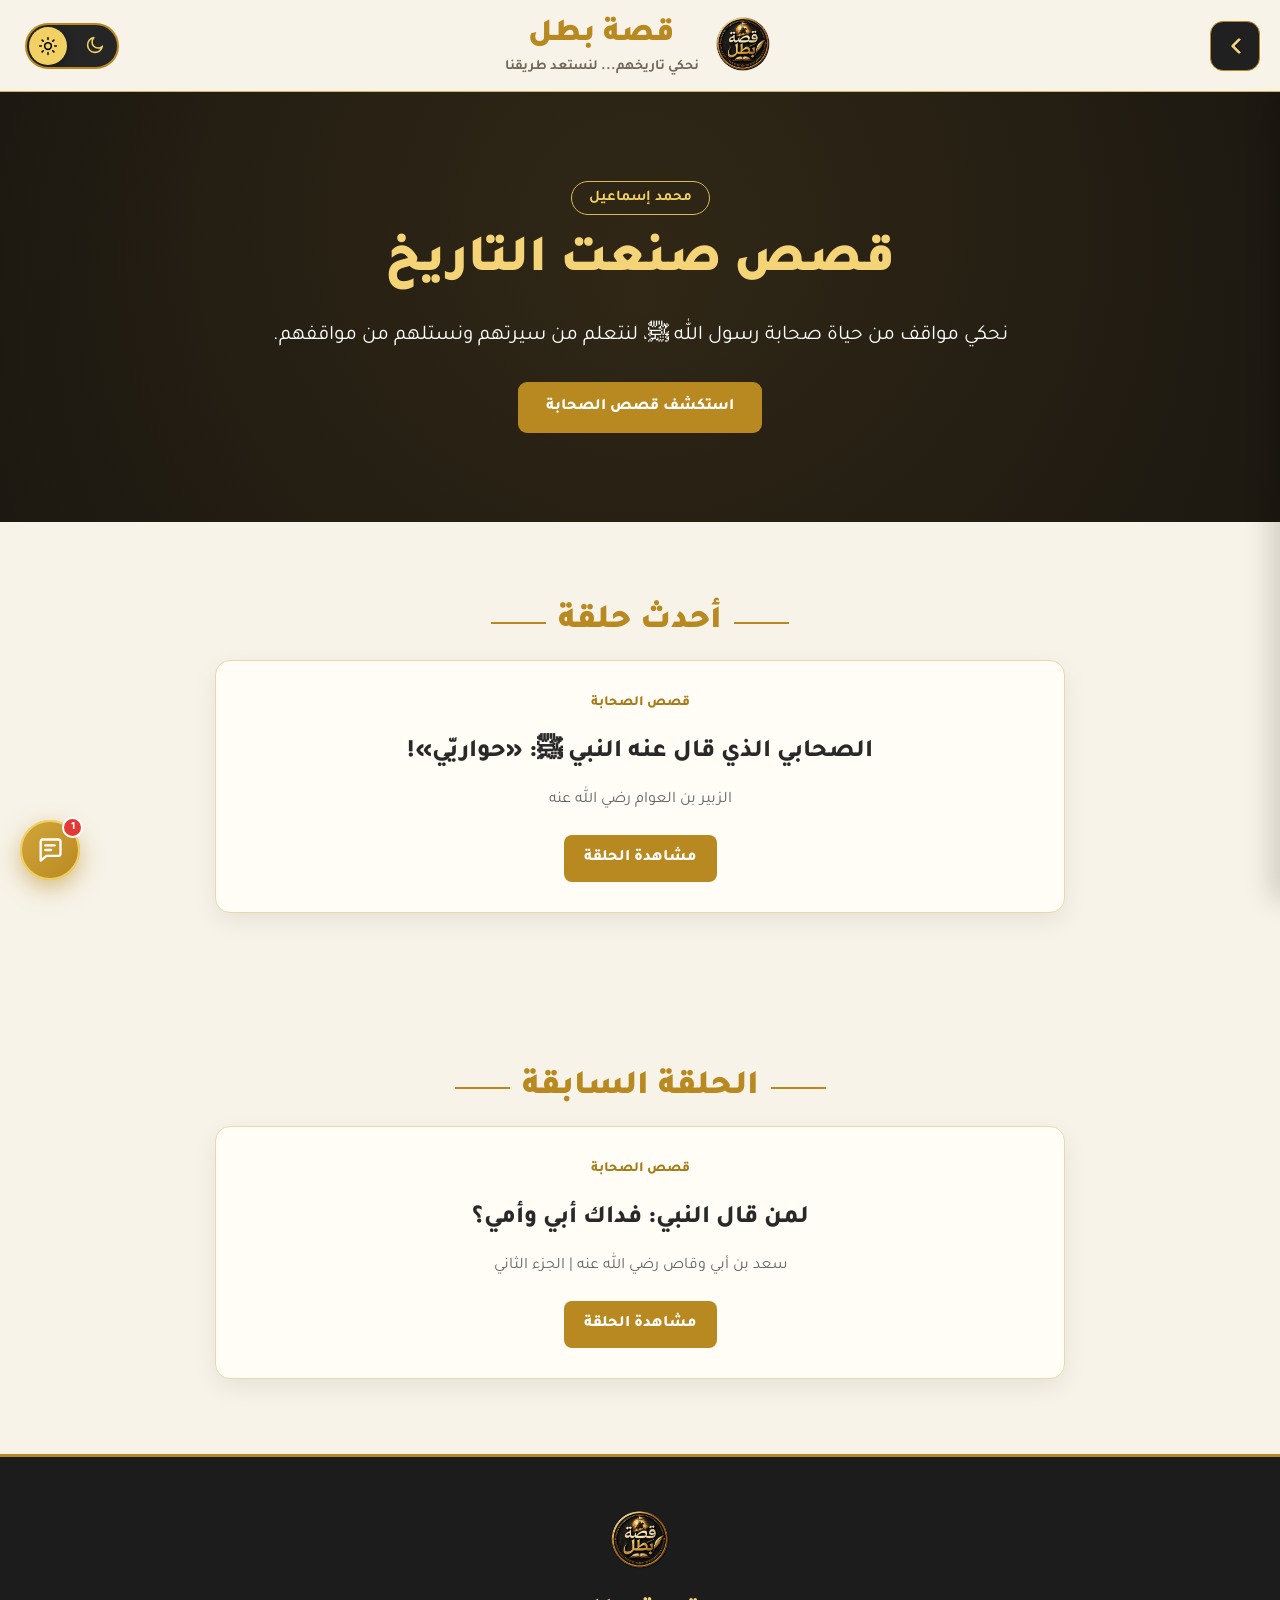
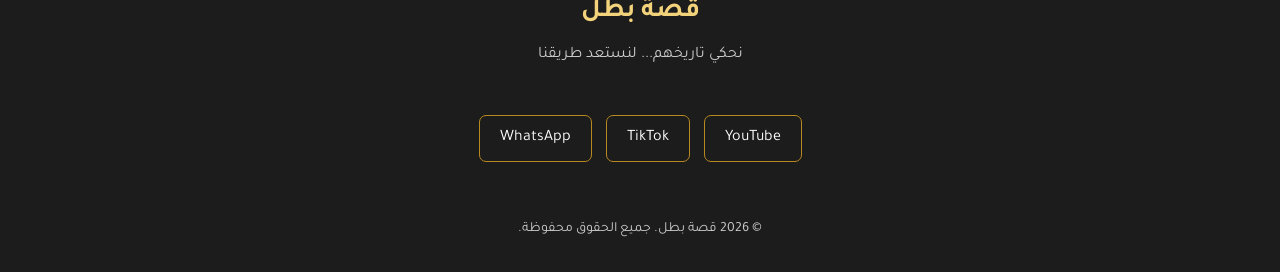
<file: index.html>
<!DOCTYPE html>
<html lang="ar" dir="rtl">

<script type="application/ld+json">
{
  "@context": "https://schema.org",
  "@type": "WebSite",
  "name": "قصة بطل",
  "url": "https://mohamedesmail-0909.github.io/qessat-batal/"
}
</script>

<head>
<!-- Google tag (gtag.js) -->
<script async src="https://www.googletagmanager.com/gtag/js?id=G-5C8SE3C32T"></script>
<script>
  window.dataLayer = window.dataLayer || [];
  function gtag(){dataLayer.push(arguments);}
  gtag('js', new Date());

  gtag('config', 'G-5C8SE3C32T');
</script>

    <meta charset="UTF-8">
    <meta name="viewport" content="width=device-width, initial-scale=1.0">

    <title>قصة بطل</title>

<meta name="description" content="محمد إسماعيل يحكي قصص الصحابة رضي الله عنهم | نحكي تاريخهم... لنستعد طريقنا">

<link rel="icon" type="image/png" sizes="192x192" href="https://mohamedesmail-0909.github.io/qessat-batal/logo.png">
<!-- Open Graph / معاينة الرابط عند المشاركة -->
<meta property="og:type" content="website">
<meta property="og:title" content="قصة بطل">
<meta property="og:description" content="محمد إسماعيل يحكي قصص الصحابة رضي الله عنهم | نحكي تاريخهم... لنستعد طريقنا">
<meta property="og:image" content="https://mohamedesmail-0909.github.io/qessat-batal/logo.png">
<meta property="og:image:width" content="300">
<meta property="og:image:height" content="300">

  <link rel="preconnect" href="https://fonts.googleapis.com">
    <link rel="preconnect" href="https://fonts.gstatic.com" crossorigin>
    <link href="https://fonts.googleapis.com/css2?family=Cairo:wght@400;500;600;700;800;900&display=swap" rel="stylesheet">

    <link rel="stylesheet" href="style.css">
</head>

<body>

    <!-- رأس الموقع -->
    <header class="header">

        <button id="menu-button" class="menu-button"
            aria-label="فتح القائمة" aria-expanded="false">
            <span>‹</span>
        </button>

        <div class="site-brand">
            <img src="logo.png" alt="شعار قصة بطل">

            <div class="site-title">
                <h1>قصة بطل</h1>
                <p>نحكي تاريخهم... لنستعد طريقنا</p>
            </div>
        </div>

        <!-- مفتاح الوضع الليلي والنهاري -->
        <button id="theme-switch" class="theme-switch" aria-label="تغيير الوضع">

            <span class="switch-icon sun-icon">
                <svg viewBox="0 0 24 24">
                    <circle cx="12" cy="12" r="4"></circle>
                    <path d="M12 2v2"></path>
                    <path d="M12 20v2"></path>
                    <path d="M2 12h2"></path>
                    <path d="M20 12h2"></path>
                    <path d="m4.93 4.93 1.41 1.41"></path>
                    <path d="m17.66 17.66 1.41 1.41"></path>
                    <path d="m6.34 17.66-1.41 1.41"></path>
                    <path d="m19.07 4.93-1.41 1.41"></path>
                </svg>
            </span>

            <span class="switch-icon moon-icon">
                <svg viewBox="0 0 24 24">
                    <path d="M21 12.8A8.5 8.5 0 1 1 11.2 3 6.5 6.5 0 0 0 21 12.8Z"></path>
                </svg>
            </span>

            <span class="switch-circle">
                <svg class="active-sun" viewBox="0 0 24 24">
                    <circle cx="12" cy="12" r="4"></circle>
                    <path d="M12 2v2"></path>
                    <path d="M12 20v2"></path>
                    <path d="M2 12h2"></path>
                    <path d="M20 12h2"></path>
                    <path d="m4.93 4.93 1.41 1.41"></path>
                    <path d="m17.66 17.66 1.41 1.41"></path>
                    <path d="m6.34 17.66-1.41 1.41"></path>
                    <path d="m19.07 4.93-1.41 1.41"></path>
                </svg>

                <svg class="active-moon" viewBox="0 0 24 24">
                    <path d="M21 12.8A8.5 8.5 0 1 1 11.2 3 6.5 6.5 0 0 0 21 12.8Z"></path>
                </svg>
            </span>
        </button>
    </header>

    <!-- القائمة الجانبية -->
    <aside id="side-menu" class="side-menu">
        <div class="side-menu-header">
            <h2>أقسام الموقع</h2>
        </div>

      <nav class="side-menu-links">
    <a href="index.html">
        <svg viewBox="0 0 24 24"><path d="M10 20v-6h4v6h5v-8h3L12 3 2 12h3v8z"/></svg>
        <strong>الواجهة الرئيسية</strong>
    </a>

    <a href="companions.html">
        <svg viewBox="0 0 24 24"><path d="M12 2L4 5v6c0 5.55 3.84 10.74 8 12 4.16-1.26 8-6.45 8-12V5l-8-3zm0 4a3 3 0 1 1 0 6 3 3 0 0 1 0-6zm-5 11.2a7 7 0 0 1 10 0V18H7v-.8z"/></svg>
        <strong>قصص الصحابة</strong>
    </a>

    <a href="faith.html">
        <svg viewBox="0 0 24 24"><path d="M18 2H6c-1.1 0-2 .9-2 2v16c0 1.1.9 2 2 2h12c1.1 0 2-.9 2-2V4c0-1.1-.9-2-2-2zM6 4h5v8l-2.5-1.5L6 12V4z"/></svg>
        <strong>دروس إيمانية</strong>
    </a>

    <a href="ramadan.html">
        <svg viewBox="0 0 24 24"><path d="M12 2a2 2 0 0 0-2 2v1H7v3l2 2v6l-2 2v3h10v-3l-2-2v-6l2-2V5h-3V4a2 2 0 0 0-2-2zm0 7a1.5 1.5 0 1 1 0 3 1.5 1.5 0 0 1 0-3z"/></svg>
        <strong>قصص رمضان</strong>
    </a>
</nav>

    </aside>

    <div id="menu-overlay" class="menu-overlay"></div>

    <!-- محتوى الموقع -->
    <main>

        <!-- الواجهة الرئيسية -->
        <section class="hero">
            <div class="hero-content">
                <span class="hero-label">محمد إسماعيل</span>

                <h2>قصص صنعت التاريخ</h2>

                <p>
                    نحكي مواقف من حياة صحابة رسول الله ﷺ،
                    لنتعلم من سيرتهم ونستلهم من مواقفهم.
                </p>

                <a href="companions.html" class="hero-button">
                    استكشف قصص الصحابة
                </a>
            </div>
        </section>

        <!-- أحدث حلقة -->


            <section class="section previous-section">
            <div class="section-heading">
                <span class="section-line"></span>
                <h2>أحدث حلقة</h2>
                <span class="section-line"></span>
            </div>

            <div class="stories">
                <!-- LATEST_START -->
<article class="story-card">
    <div class="story-content">

        <span class="story-category">
            قصص الصحابة
        </span>

        <h3>الصحابي الذي قال عنه النبي ﷺ: «حواريّي»!</h3>

        <p class="episode-description">
            الزبير بن العوام رضي الله عنه
        </p>

        <a href="https://www.facebook.com/share/v/1CjuQKDwA1/"
           class="story-button"
           target="_blank"
           rel="noopener noreferrer">
            مشاهدة الحلقة
        </a>

    </div>
</article>
<!-- LATEST_END -->
            </div>
        </section>

        <!-- الحلقة السابقة فقط -->
        <section class="section previous-section">
            <div class="section-heading">
                <span class="section-line"></span>
                <h2>الحلقة السابقة</h2>
                <span class="section-line"></span>
            </div>

            <div class="stories">
                <!-- PREVIOUS_START -->
<article class="story-card">
    <div class="story-content">

        <span class="story-category">
            قصص الصحابة
        </span>

        <h3>لمن قال النبي: فداك أبي وأمي؟</h3>

        <p class="episode-description">
            سعد بن أبي وقاص رضي الله عنه | الجزء الثاني
        </p>

        <a href="https://www.facebook.com/share/v/1CV7iANK8T/"
           class="story-button"
           target="_blank"
           rel="noopener noreferrer">
            مشاهدة الحلقة
        </a>

    </div>
</article>
<!-- PREVIOUS_END -->
            </div>
        </section>

    </main>

    <!-- تذييل الموقع -->
    <footer class="footer">
        <img src="logo.png" alt="شعار قصة بطل" class="footer-logo">

        <h2>قصة بطل</h2>

        <p>نحكي تاريخهم... لنستعد طريقنا</p>

        <div class="social-links">
            <a
                href="https://youtube.com/@qessat_batal?si=eOJLXFC_hpmh3WaE"
                target="_blank"
                rel="noopener noreferrer">
                YouTube
            </a>

            <a
                href="https://www.tiktok.com/@mohamedesmail0909"
                target="_blank"
                rel="noopener noreferrer">
                TikTok
            </a>

            <a
                href="https://whatsapp.com/channel/0029Va90YHeKrWQqsLCKCA2P"
                target="_blank"
                rel="noopener noreferrer">
                WhatsApp
            </a>
        </div>

        <p class="copyright">&copy; 2026 قصة بطل. جميع الحقوق محفوظة.</p>
    </footer>

    <script src="script.js"></script>
    
    <script src="chatbot.js"></script>
</body>

</html>
</file>
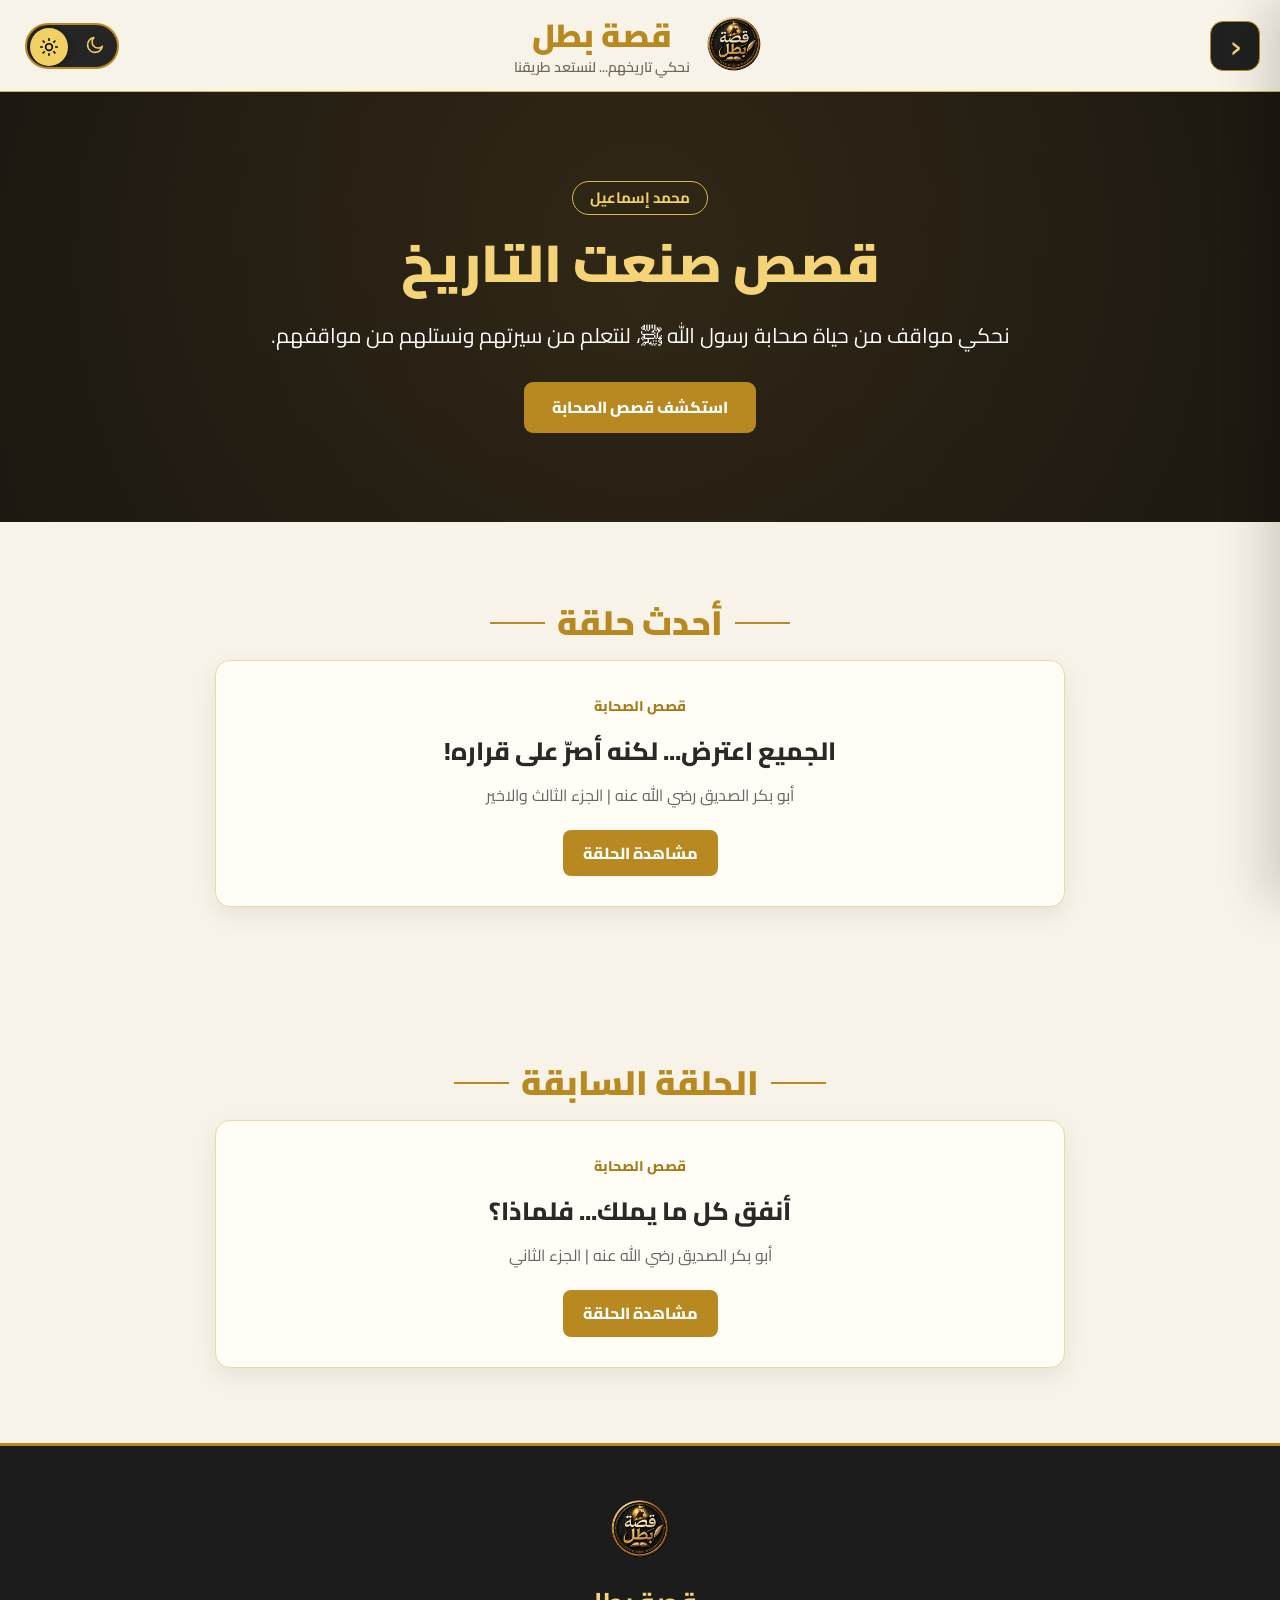
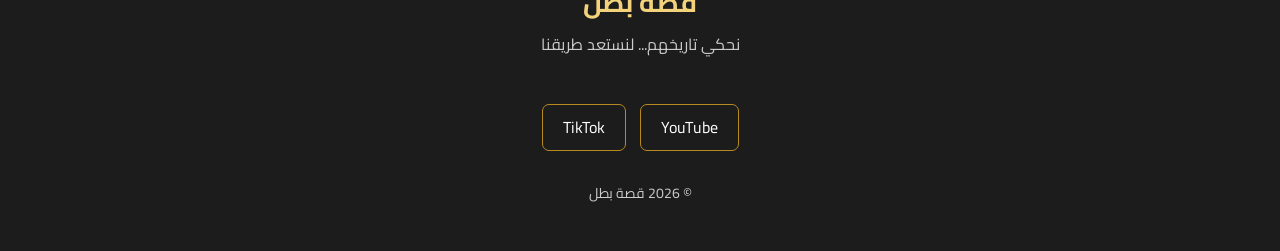
<file: QessatBatal/index.html>
<!DOCTYPE html>
<html lang="ar" dir="rtl">

<head>
    <meta charset="UTF-8">
    <meta name="viewport" content="width=device-width, initial-scale=1.0">

    <title>قصة بطل | نحكي تاريخهم... لنستعد طريقنا</title>
    <meta name="description" content="قصة بطل - قصص الصحابة والدروس الإيمانية وقصص رمضان.">

    <link rel="preconnect" href="https://fonts.googleapis.com">
    <link rel="preconnect" href="https://fonts.gstatic.com" crossorigin>
    <link href="https://fonts.googleapis.com/css2?family=Cairo:wght@400;500;600;700;800;900&display=swap" rel="stylesheet">

    <link rel="stylesheet" href="style.css">
</head>

<body>

    <!-- رأس الموقع -->
    <header class="header">

        <button id="menu-button" class="menu-button"
            aria-label="فتح القائمة" aria-expanded="false">
            <span>‹</span>
        </button>

        <div class="site-brand">
            <img src="logo.png" alt="شعار قصة بطل">

            <div class="site-title">
                <h1>قصة بطل</h1>
                <p>نحكي تاريخهم... لنستعد طريقنا</p>
            </div>
        </div>

        <!-- مفتاح الوضع الليلي والنهاري -->
        <button id="theme-switch" class="theme-switch" aria-label="تغيير الوضع">

            <span class="switch-icon sun-icon">
                <svg viewBox="0 0 24 24">
                    <circle cx="12" cy="12" r="4"></circle>
                    <path d="M12 2v2"></path>
                    <path d="M12 20v2"></path>
                    <path d="M2 12h2"></path>
                    <path d="M20 12h2"></path>
                    <path d="m4.93 4.93 1.41 1.41"></path>
                    <path d="m17.66 17.66 1.41 1.41"></path>
                    <path d="m6.34 17.66-1.41 1.41"></path>
                    <path d="m19.07 4.93-1.41 1.41"></path>
                </svg>
            </span>

            <span class="switch-icon moon-icon">
                <svg viewBox="0 0 24 24">
                    <path d="M21 12.8A8.5 8.5 0 1 1 11.2 3 6.5 6.5 0 0 0 21 12.8Z"></path>
                </svg>
            </span>

            <span class="switch-circle">
                <svg class="active-sun" viewBox="0 0 24 24">
                    <circle cx="12" cy="12" r="4"></circle>
                    <path d="M12 2v2"></path>
                    <path d="M12 20v2"></path>
                    <path d="M2 12h2"></path>
                    <path d="M20 12h2"></path>
                    <path d="m4.93 4.93 1.41 1.41"></path>
                    <path d="m17.66 17.66 1.41 1.41"></path>
                    <path d="m6.34 17.66-1.41 1.41"></path>
                    <path d="m19.07 4.93-1.41 1.41"></path>
                </svg>

                <svg class="active-moon" viewBox="0 0 24 24">
                    <path d="M21 12.8A8.5 8.5 0 1 1 11.2 3 6.5 6.5 0 0 0 21 12.8Z"></path>
                </svg>
            </span>
        </button>
    </header>

    <!-- القائمة الجانبية -->
    <aside id="side-menu" class="side-menu">
        <div class="side-menu-header">
            <h2>أقسام الموقع</h2>
        </div>

        <nav class="side-menu-links">

    <a href="index.html">
        <span>🏠</span>
        <strong>الواجهة الرئيسية</strong>
    </a>

    <a href="companions.html">
        <span>⚔️</span>
        <strong>قصص الصحابة</strong>
    </a>

    <a href="faith.html">
        <span>✦</span>
        <strong>دروس إيمانية</strong>
    </a>

    <a href="ramadan.html">
        <span>☪️</span>
        <strong>قصص رمضان</strong>
    </a>

</nav>
    </aside>

    <div id="menu-overlay" class="menu-overlay"></div>

    <!-- محتوى الموقع -->
    <main>

        <!-- الواجهة الرئيسية -->
        <section class="hero">
            <div class="hero-content">
                <span class="hero-label">محمد إسماعيل</span>

                <h2>قصص صنعت التاريخ</h2>

                <p>
                    نحكي مواقف من حياة صحابة رسول الله ﷺ،
                    لنتعلم من سيرتهم ونستلهم من مواقفهم.
                </p>

                <a href="companions.html" class="hero-button">
                    استكشف قصص الصحابة
                </a>
            </div>
        </section>

        <!-- أحدث حلقة -->


            <section class="section previous-section">
            <div class="section-heading">
                <span class="section-line"></span>
                <h2>أحدث حلقة</h2>
                <span class="section-line"></span>
            </div>

            <div class="stories">
                <!-- LATEST_START -->
                <article class="story-card">
                    <div class="story-content">
                        <span class="story-category">قصص الصحابة</span>

                        <h3>الجميع اعترض... لكنه أصرّ على قراره!</h3>

                        <p class="episode-description">
                            أبو بكر الصديق رضي الله عنه | الجزء الثالث والاخير
                        </p>

                        <a
                            href="https://www.facebook.com/share/v/19mZPPYH6b/"
                            class="story-button"
                            target="_blank"
                            rel="noopener noreferrer">
                            مشاهدة الحلقة
                        </a>
                    </div>
                </article>
                <!-- LATEST_END -->
            </div>
        </section>

        <!-- الحلقة السابقة فقط -->
        <section class="section previous-section">
            <div class="section-heading">
                <span class="section-line"></span>
                <h2>الحلقة السابقة</h2>
                <span class="section-line"></span>
            </div>

            <div class="stories">
                <article class="story-card">
                    <div class="story-content">
                        <span class="story-category">قصص الصحابة</span>

                        <h3>أنفق كل ما يملك... فلماذا؟</h3>

                        <p class="episode-description">
                            أبو بكر الصديق رضي الله عنه | الجزء الثاني
                        </p>

                        <a
                            href="https://m.facebook.com/story.php?story_fbid=pfbid028vRDS7S2Pmm54KcCHj76Xs6RgtEqdPuVcJyLz3i3Dx74Bm7bbGyEVeZNjPUmhHcil&id=61587495114324&mibextid=ZbWKwL"
                            class="story-button"
                            target="_blank"
                            rel="noopener noreferrer">
                            مشاهدة الحلقة
                        </a>
                    </div>
                </article>
            </div>
        </section>

    </main>

    <!-- تذييل الموقع -->
    <footer class="footer">
        <img src="logo.png" alt="شعار قصة بطل" class="footer-logo">

        <h2>قصة بطل</h2>

        <p>نحكي تاريخهم... لنستعد طريقنا</p>

        <div class="social-links">
            <a
                href="https://youtube.com/@qessat_batal?si=eOJLXFC_hpmh3WaE"
                target="_blank"
                rel="noopener noreferrer">
                YouTube
            </a>

            <a
                href="https://www.tiktok.com/@mohamedesmail0909"
                target="_blank"
                rel="noopener noreferrer">
                TikTok
            </a>
        </div>

        <p class="copyright">© 2026 قصة بطل</p>
    </footer>

    <script src="script.js"></script>
</body>

</html>
</file>
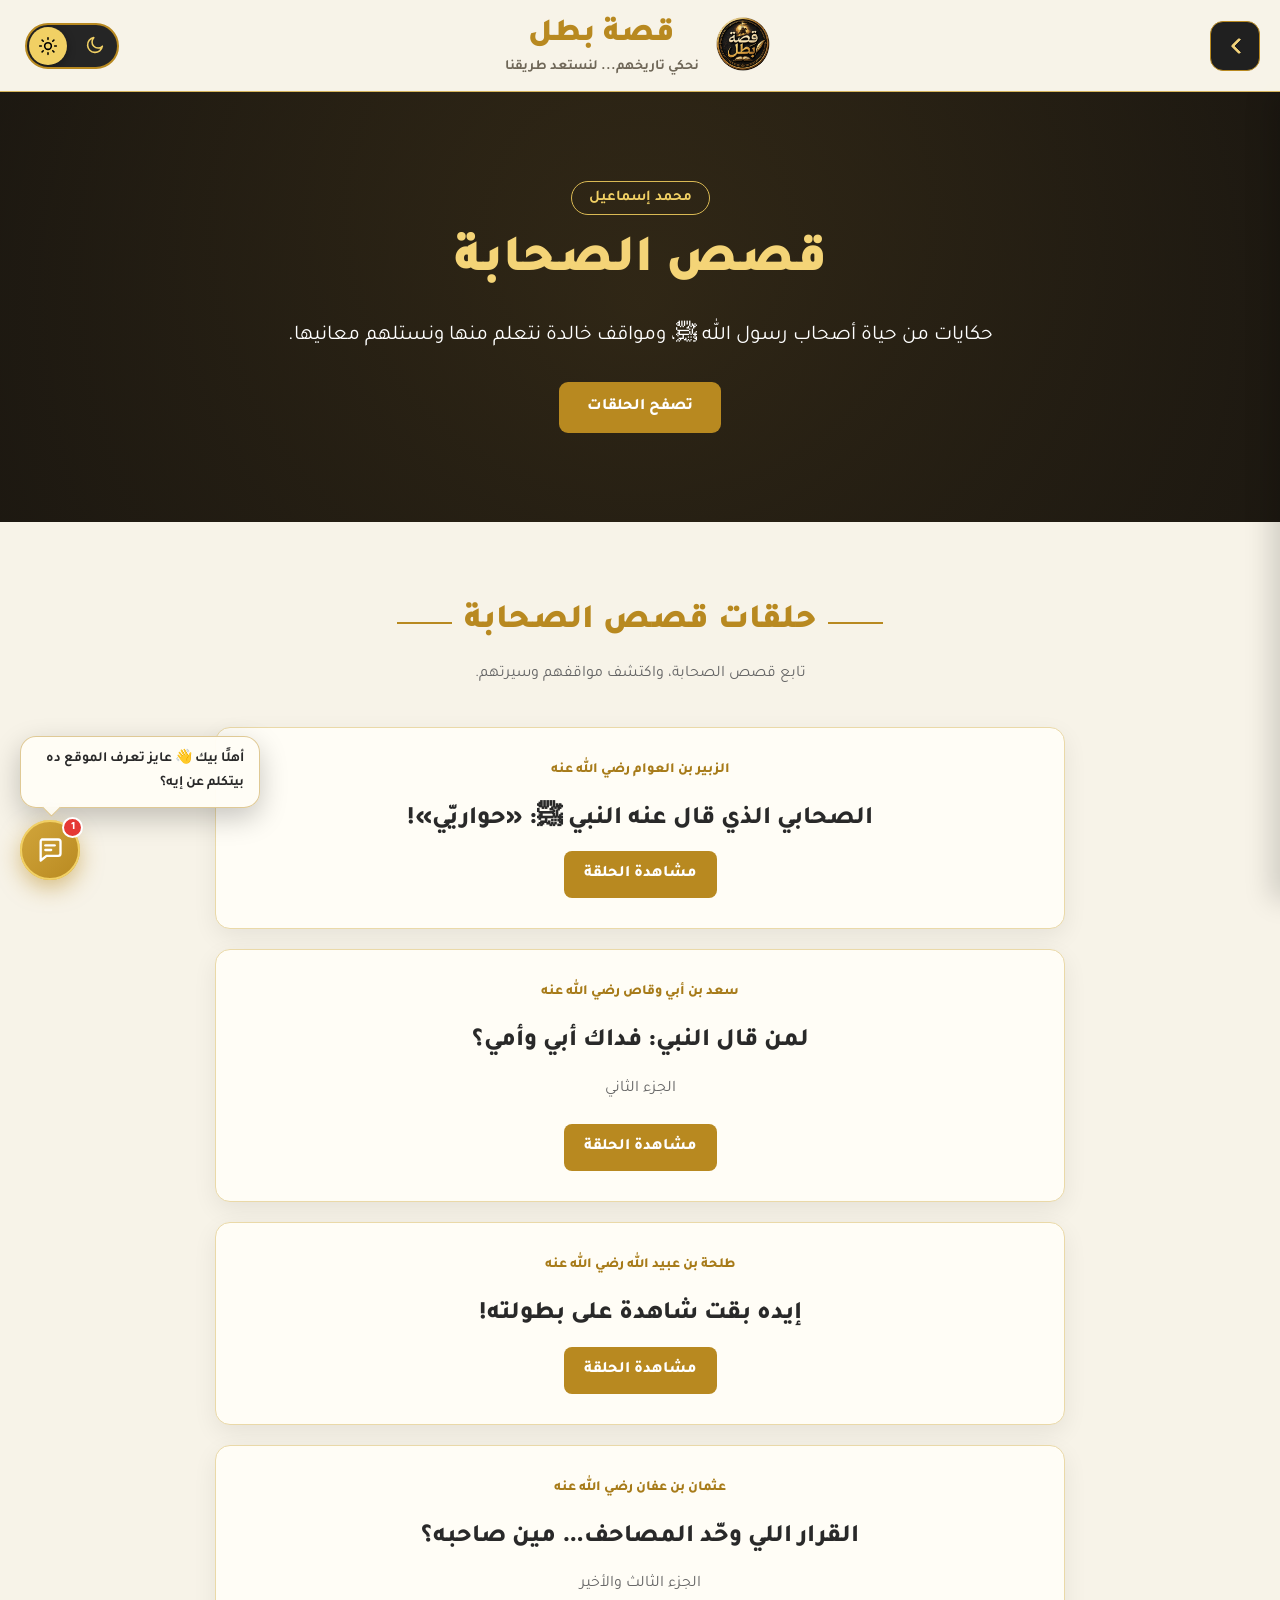
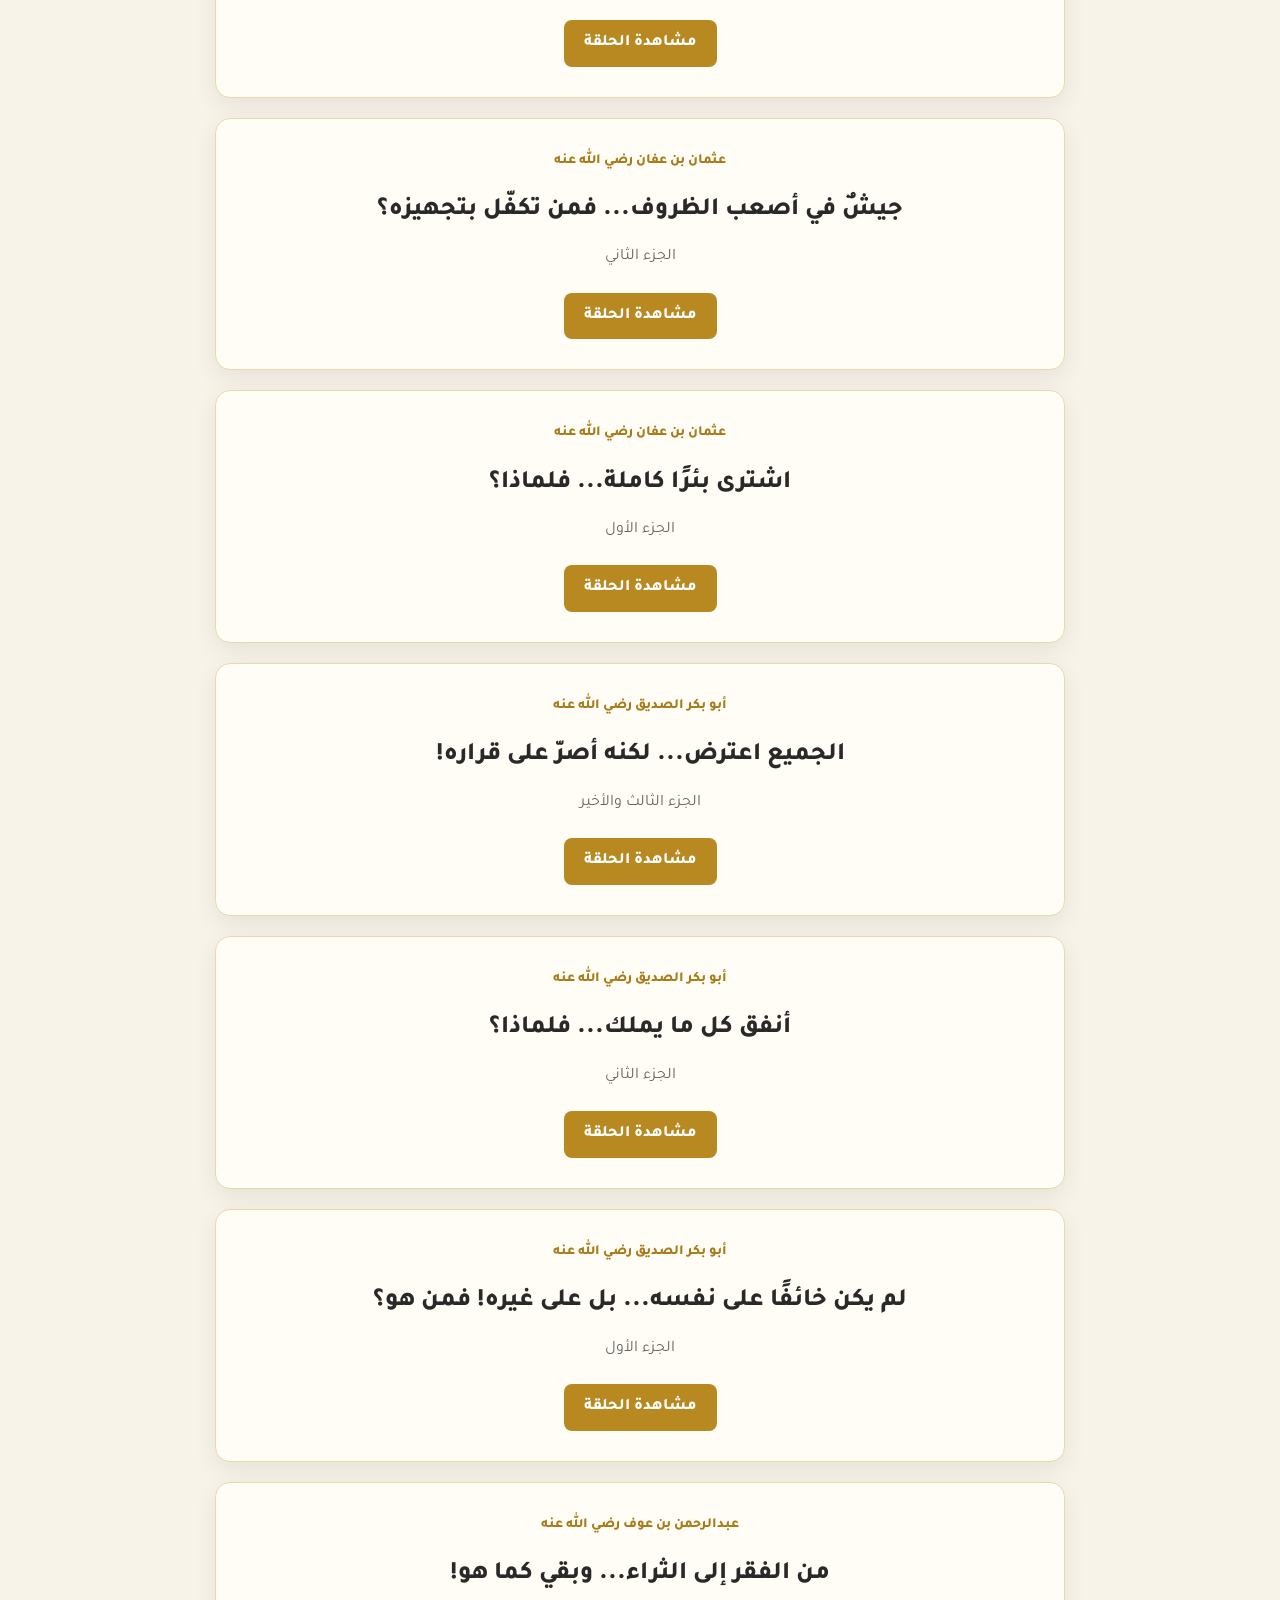
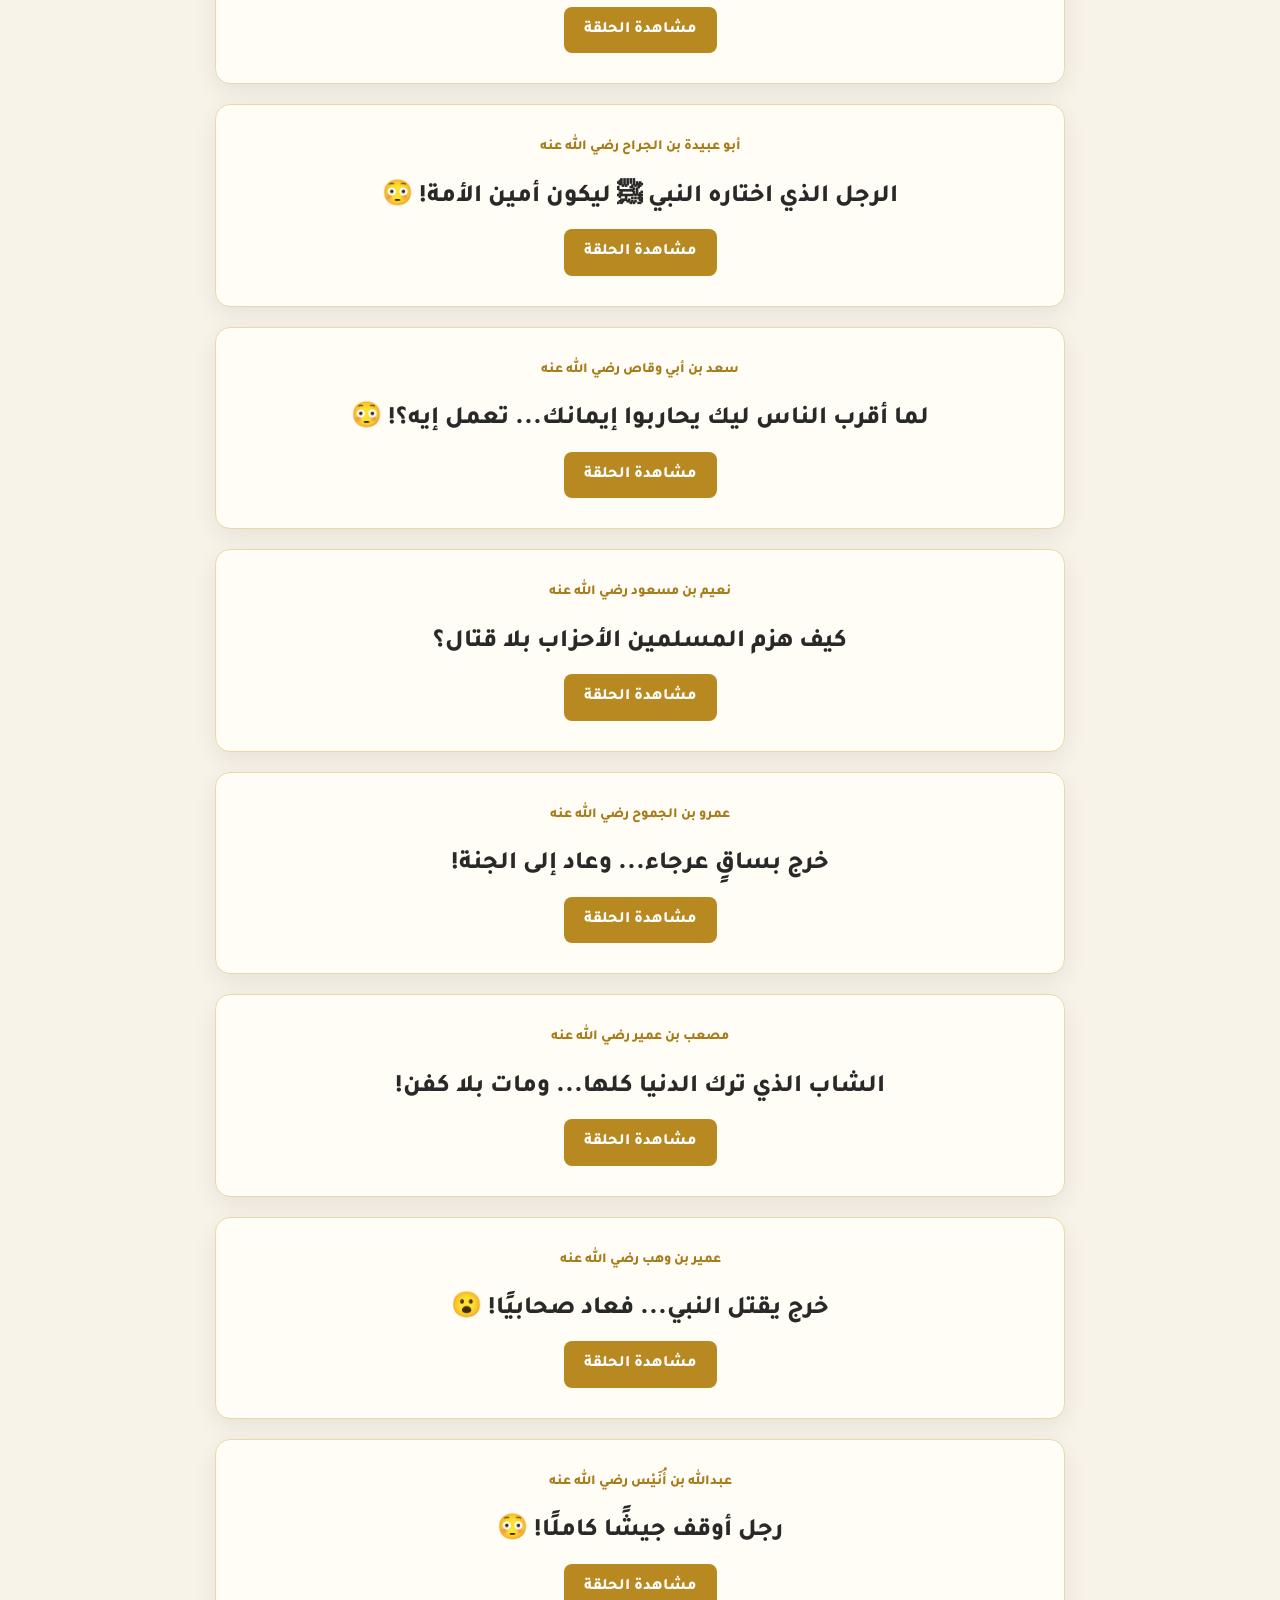
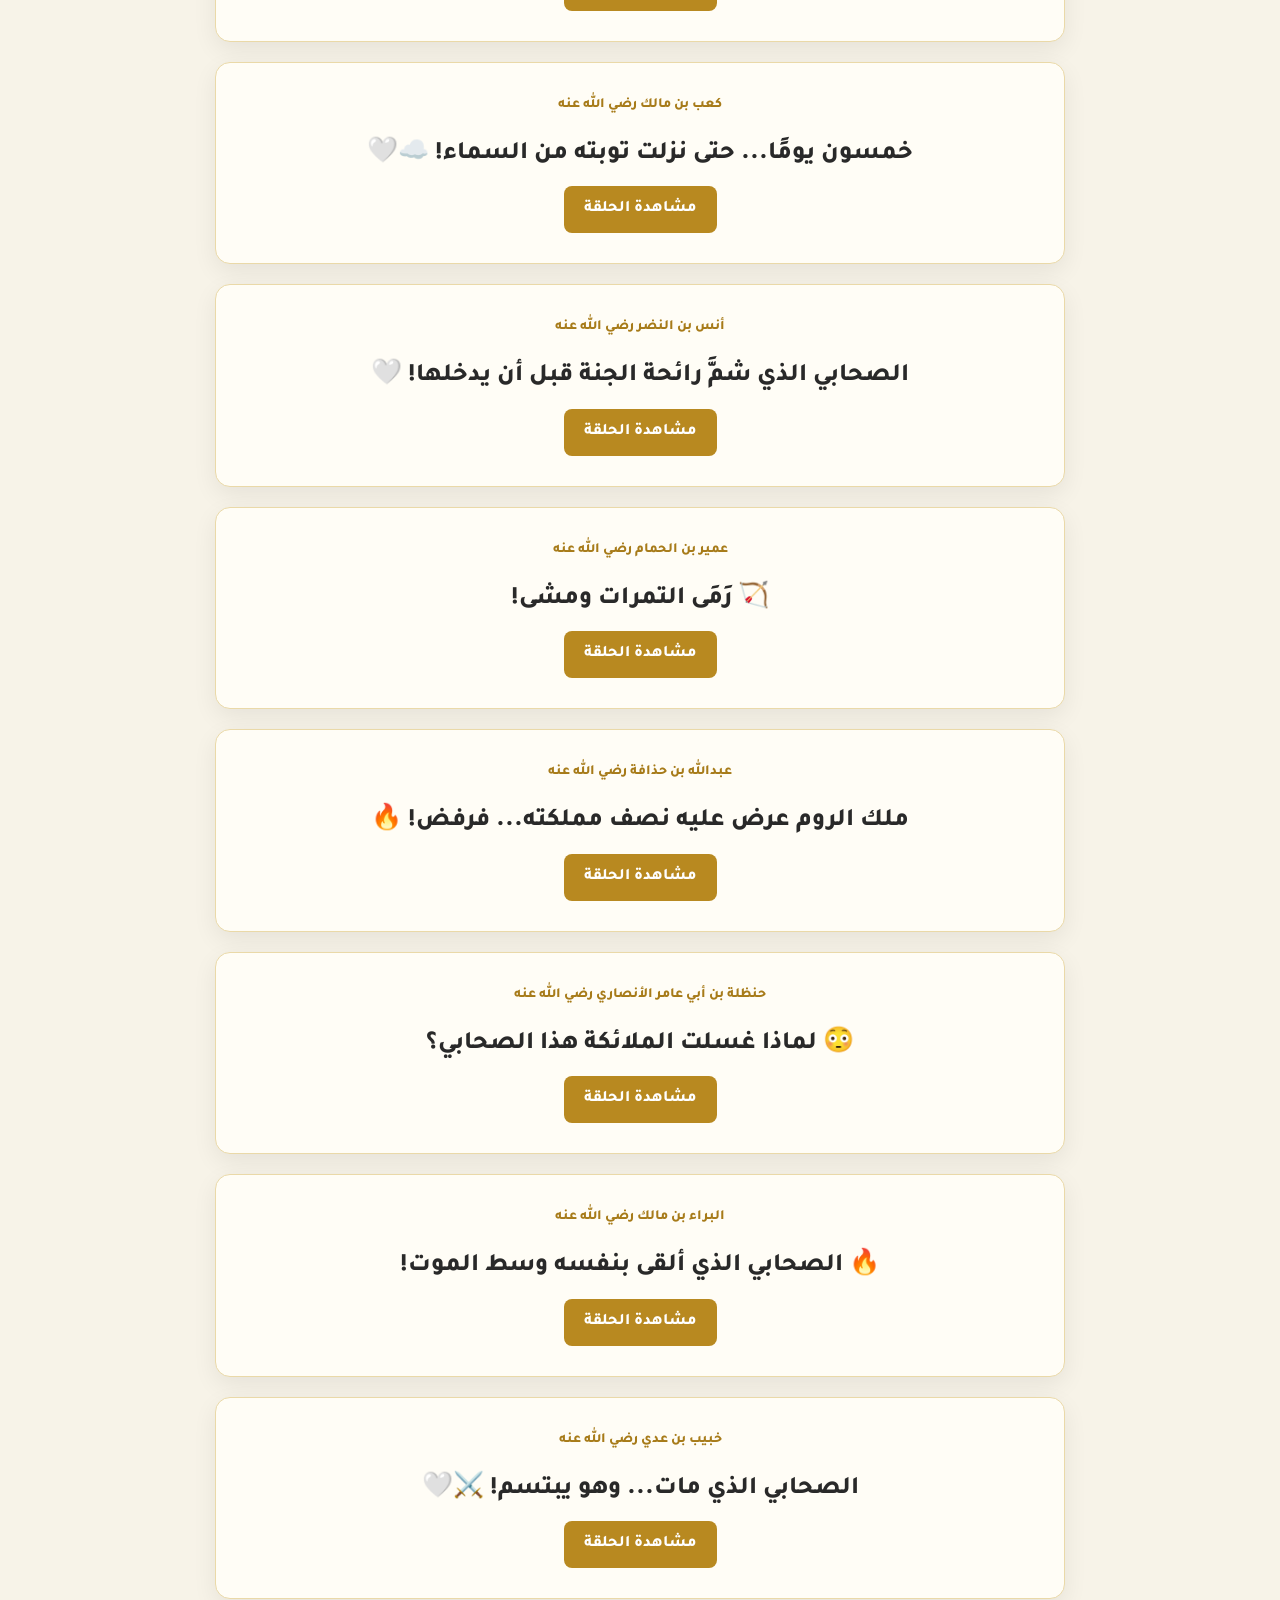
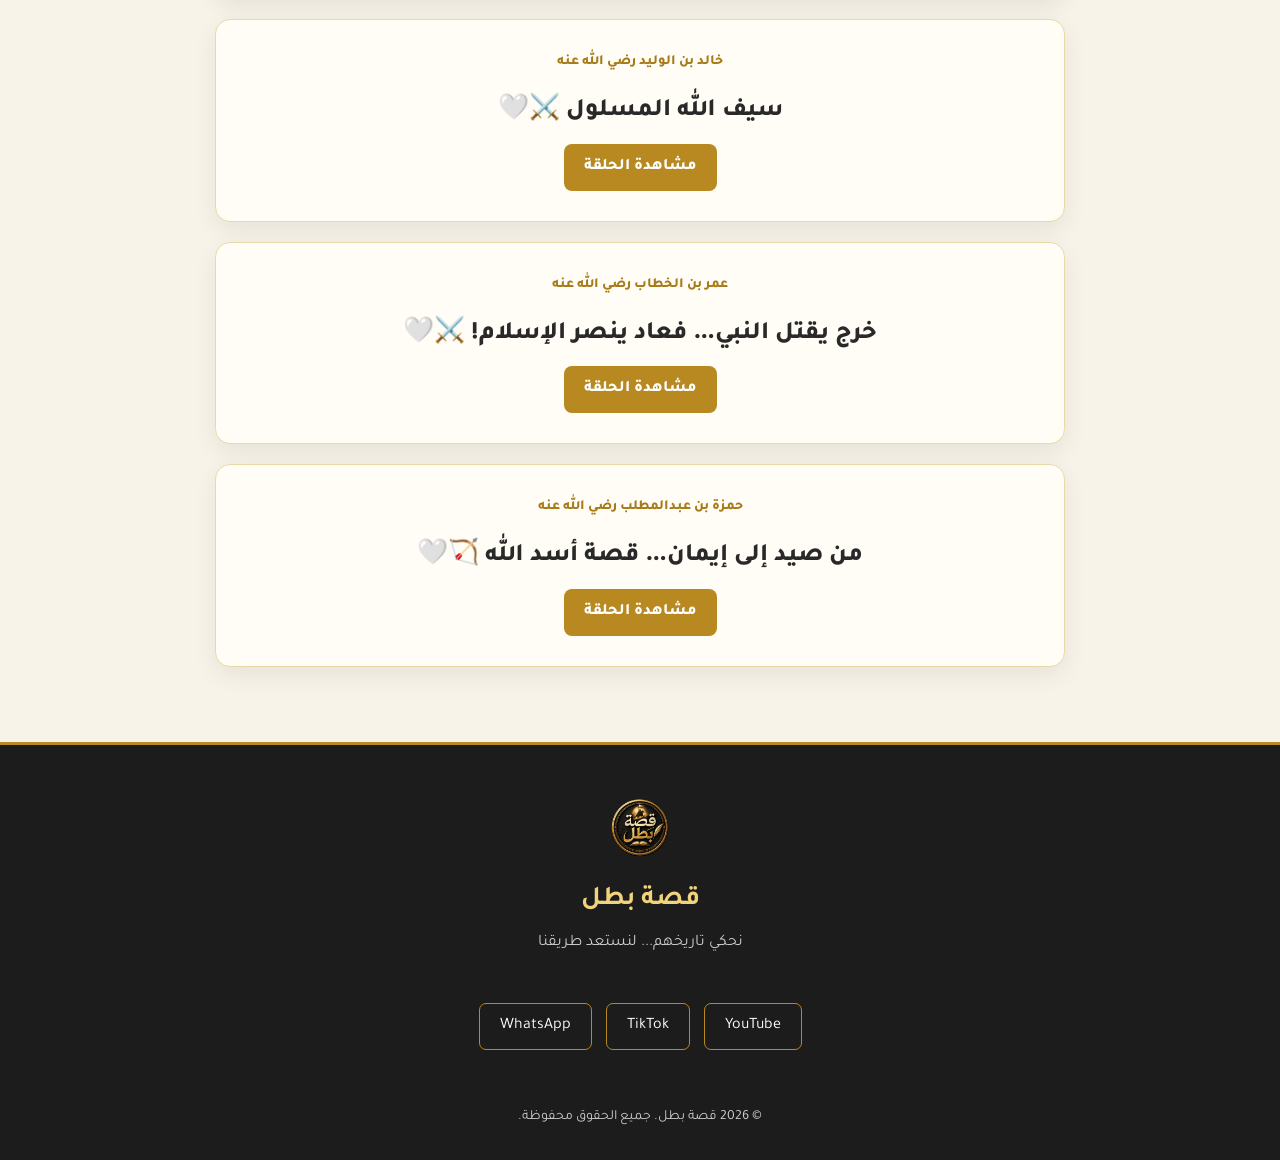
<file: companions.html>
<!DOCTYPE html>
<html lang="ar" dir="rtl">

<head>
    <meta charset="UTF-8">
    <meta name="viewport" content="width=device-width, initial-scale=1.0">

    <title>قصص الصحابة | قصة بطل</title>
    <link rel="icon" type="image/png" href="logo.png">
    <meta name="description" content="اكتشف قصص الصحابة ومواقفهم في قناة قصة بطل.">

    <link rel="preconnect" href="https://fonts.googleapis.com">
    <link rel="preconnect" href="https://fonts.gstatic.com" crossorigin>
    <link href="https://fonts.googleapis.com/css2?family=Tajawal:wght@400;500;700;800;900&display=swap" rel="stylesheet">

    <link rel="stylesheet" href="style.css">
</head>

<body>

    <!-- رأس الموقع -->
    <header class="header">

        <button id="menu-button" class="menu-button"
            aria-label="فتح القائمة" aria-expanded="false">
            <span>‹</span>
        </button>

        <div class="site-brand">
            <img src="logo.png" alt="شعار قصة بطل">

            <div class="site-title">
                <h1>قصة بطل</h1>
                <p>نحكي تاريخهم... لنستعد طريقنا</p>
            </div>
        </div>

        <!-- مفتاح الليل والنهار -->
        <button id="theme-switch" class="theme-switch" aria-label="تغيير الوضع">

            <span class="switch-icon sun-icon">
                <svg viewBox="0 0 24 24">
                    <circle cx="12" cy="12" r="4"></circle>
                    <path d="M12 2v2"></path>
                    <path d="M12 20v2"></path>
                    <path d="M2 12h2"></path>
                    <path d="M20 12h2"></path>
                    <path d="m4.93 4.93 1.41 1.41"></path>
                    <path d="m17.66 17.66 1.41 1.41"></path>
                    <path d="m6.34 17.66-1.41 1.41"></path>
                    <path d="m19.07 4.93-1.41 1.41"></path>
                </svg>
            </span>

            <span class="switch-icon moon-icon">
                <svg viewBox="0 0 24 24">
                    <path d="M21 12.8A8.5 8.5 0 1 1 11.2 3 6.5 6.5 0 0 0 21 12.8Z"></path>
                </svg>
            </span>

            <span class="switch-circle">
                <svg class="active-sun" viewBox="0 0 24 24">
                    <circle cx="12" cy="12" r="4"></circle>
                    <path d="M12 2v2"></path>
                    <path d="M12 20v2"></path>
                    <path d="M2 12h2"></path>
                    <path d="M20 12h2"></path>
                    <path d="m4.93 4.93 1.41 1.41"></path>
                    <path d="m17.66 17.66 1.41 1.41"></path>
                    <path d="m6.34 17.66-1.41 1.41"></path>
                    <path d="m19.07 4.93-1.41 1.41"></path>
                </svg>

                <svg class="active-moon" viewBox="0 0 24 24">
                    <path d="M21 12.8A8.5 8.5 0 1 1 11.2 3 6.5 6.5 0 0 0 21 12.8Z"></path>
                </svg>
            </span>
        </button>

    </header>

    <!-- القائمة الجانبية -->
    <aside id="side-menu" class="side-menu">

        <div class="side-menu-header">
            <h2>أقسام الموقع</h2>
        </div>

        <nav class="side-menu-links">
    <a href="index.html">
        <svg viewBox="0 0 24 24"><path d="M10 20v-6h4v6h5v-8h3L12 3 2 12h3v8z"/></svg>
        <strong>الواجهة الرئيسية</strong>
    </a>

    <a href="companions.html">
        <svg viewBox="0 0 24 24"><path d="M12 2L4 5v6c0 5.55 3.84 10.74 8 12 4.16-1.26 8-6.45 8-12V5l-8-3zm0 4a3 3 0 1 1 0 6 3 3 0 0 1 0-6zm-5 11.2a7 7 0 0 1 10 0V18H7v-.8z"/></svg>
        <strong>قصص الصحابة</strong>
    </a>

    <a href="faith.html">
        <svg viewBox="0 0 24 24"><path d="M18 2H6c-1.1 0-2 .9-2 2v16c0 1.1.9 2 2 2h12c1.1 0 2-.9 2-2V4c0-1.1-.9-2-2-2zM6 4h5v8l-2.5-1.5L6 12V4z"/></svg>
        <strong>دروس إيمانية</strong>
    </a>

    <a href="ramadan.html">
        <svg viewBox="0 0 24 24"><path d="M12 2a2 2 0 0 0-2 2v1H7v3l2 2v6l-2 2v3h10v-3l-2-2v-6l2-2V5h-3V4a2 2 0 0 0-2-2zm0 7a1.5 1.5 0 1 1 0 3 1.5 1.5 0 0 1 0-3z"/></svg>
        <strong>قصص رمضان</strong>
    </a>
</nav>

    </aside>

    <div id="menu-overlay" class="menu-overlay"></div>

    <!-- محتوى الصفحة -->
    <main>

        <section class="hero">
            <div class="hero-content">
                <span class="hero-label">محمد إسماعيل</span>

                <h2>قصص الصحابة</h2>

                <p>
                    حكايات من حياة أصحاب رسول الله ﷺ،
                    ومواقف خالدة نتعلم منها ونستلهم معانيها.
                </p>

                <a href="#episodes" class="hero-button">
                    تصفح الحلقات
                </a>
            </div>
        </section>

        <!-- قائمة حلقات قصص الصحابة -->
<section class="section" id="episodes">

    <div class="section-heading">
        <span class="section-line"></span>
        <h2>حلقات قصص الصحابة</h2>
        <span class="section-line"></span>
    </div>

    <p class="section-intro">
        تابع قصص الصحابة، واكتشف مواقفهم وسيرتهم.
    </p>

    <div class="stories">

        <!-- EPISODES_START -->
<article class="story-card">
    <div class="story-content">

        <span class="story-category">
            الزبير بن العوام رضي الله عنه
        </span>

        <h3>الصحابي الذي قال عنه النبي ﷺ: «حواريّي»!</h3>

        <a href="https://www.facebook.com/share/v/1CjuQKDwA1/"
           class="story-button"
           target="_blank"
           rel="noopener noreferrer">
            مشاهدة الحلقة
        </a>

    </div>
</article>

<article class="story-card">
    <div class="story-content">

        <span class="story-category">
            سعد بن أبي وقاص رضي الله عنه
        </span>

        <h3>لمن قال النبي: فداك أبي وأمي؟</h3>

        <p class="episode-description">
            الجزء الثاني
        </p>

        <a href="https://www.facebook.com/share/v/1CV7iANK8T/"
           class="story-button"
           target="_blank"
           rel="noopener noreferrer">
            مشاهدة الحلقة
        </a>

    </div>
</article>

<article class="story-card">
    <div class="story-content">

        <span class="story-category">
            طلحة بن عبيد الله رضي الله عنه
        </span>

        <h3>إيده بقت شاهدة على بطولته!</h3>

        <a href="https://www.facebook.com/share/v/1FK4KcCRP6/"
           class="story-button"
           target="_blank"
           rel="noopener noreferrer">
            مشاهدة الحلقة
        </a>

    </div>
</article>

<article class="story-card">
    <div class="story-content">

        <span class="story-category">
            عثمان بن عفان رضي الله عنه
        </span>

        <h3>القرار اللي وحّد المصاحف… مين صاحبه؟</h3>

        <p class="episode-description">
            الجزء الثالث والأخير
        </p>

        <a href="https://www.facebook.com/reel/28761944106795434/?sfnsn=scwspmo&amp;mibextid=6AJuK9"
           class="story-button"
           target="_blank"
           rel="noopener noreferrer">
            مشاهدة الحلقة
        </a>

    </div>
</article>

<article class="story-card">
    <div class="story-content">

        <span class="story-category">
            عثمان بن عفان رضي الله عنه
        </span>

        <h3>جيشٌ في أصعب الظروف... فمن تكفّل بتجهيزه؟</h3>

        
        <p class="episode-description">
            الجزء الثاني
        </p>

        <a href="https://www.facebook.com/share/r/1Hgr56GhK5/"
           class="story-button"
           target="_blank"
           rel="noopener noreferrer">
            مشاهدة الحلقة
        </a>

    </div>
</article>

<article class="story-card">
    <div class="story-content">

        <span class="story-category">
            عثمان بن عفان رضي الله عنه
        </span>

        <h3>اشترى بئرًا كاملة... فلماذا؟</h3>

        
        <p class="episode-description">
            الجزء الأول
        </p>

        <a href="https://www.facebook.com/share/v/1Cpz4dwhgs/"
           class="story-button"
           target="_blank"
           rel="noopener noreferrer">
            مشاهدة الحلقة
        </a>

    </div>
</article>

<!-- أبو بكر الصديق - الجزء الثالث -->
        <article class="story-card">
            <div class="story-content">
                <span class="story-category">أبو بكر الصديق رضي الله عنه</span>
                <h3>الجميع اعترض... لكنه أصرّ على قراره!</h3>
                <p class="episode-description">الجزء الثالث والأخير</p>
                <a href="https://www.facebook.com/share/v/1DpKXE247Q/"
                   class="story-button" target="_blank" rel="noopener noreferrer">
                    مشاهدة الحلقة
                </a>
            </div>
        </article>

        <!-- أبو بكر الصديق - الجزء الثاني -->
        <article class="story-card">
            <div class="story-content">
                <span class="story-category">أبو بكر الصديق رضي الله عنه</span>
                <h3>أنفق كل ما يملك... فلماذا؟</h3>
                <p class="episode-description">الجزء الثاني</p>
                <a href="https://www.facebook.com/share/v/1VxCyqMNDr/"
                   class="story-button" target="_blank" rel="noopener noreferrer">
                    مشاهدة الحلقة
                </a>
            </div>
        </article>

        <!-- أبو بكر الصديق - الجزء الأول -->
        <article class="story-card">
            <div class="story-content">
                <span class="story-category">أبو بكر الصديق رضي الله عنه</span>
                <h3>لم يكن خائفًا على نفسه... بل على غيره! فمن هو؟</h3>
                <p class="episode-description">الجزء الأول</p>
                <a href="https://www.facebook.com/share/v/19a155gAfN/"
                   class="story-button" target="_blank" rel="noopener noreferrer">
                    مشاهدة الحلقة
                </a>
            </div>
        </article>

        <!-- عبدالرحمن بن عوف -->
        <article class="story-card">
            <div class="story-content">
                <span class="story-category">عبدالرحمن بن عوف رضي الله عنه</span>
                <h3>من الفقر إلى الثراء... وبقي كما هو!</h3>
                <a href="https://www.facebook.com/share/v/1FKwQbidU6/"
                   class="story-button" target="_blank" rel="noopener noreferrer">
                    مشاهدة الحلقة
                </a>
            </div>
        </article>

        <!-- أبو عبيدة بن الجراح -->
        <article class="story-card">
            <div class="story-content">
                <span class="story-category">أبو عبيدة بن الجراح رضي الله عنه</span>
                <h3>الرجل الذي اختاره النبي ﷺ ليكون أمين الأمة! 😳</h3>
                <a href="https://www.facebook.com/share/v/1By2fJR2dv/"
                   class="story-button" target="_blank" rel="noopener noreferrer">
                    مشاهدة الحلقة
                </a>
            </div>
        </article>

        <!-- سعد بن أبي وقاص -->
        <article class="story-card">
            <div class="story-content">
                <span class="story-category">سعد بن أبي وقاص رضي الله عنه</span>
                <h3>لما أقرب الناس ليك يحاربوا إيمانك... تعمل إيه؟! 😳</h3>
                <a href="https://www.facebook.com/share/r/19Q9iHhBVY/"
                   class="story-button" target="_blank" rel="noopener noreferrer">
                    مشاهدة الحلقة
                </a>
            </div>
        </article>

        <!-- نعيم بن مسعود -->
        <article class="story-card">
            <div class="story-content">
                <span class="story-category">نعيم بن مسعود رضي الله عنه</span>
                <h3>كيف هزم المسلمين الأحزاب بلا قتال؟</h3>
                <a href="https://www.facebook.com/share/r/1DfghwV4xK/"
                   class="story-button" target="_blank" rel="noopener noreferrer">
                    مشاهدة الحلقة
                </a>
            </div>
        </article>

        <!-- عمرو بن الجموح -->
        <article class="story-card">
            <div class="story-content">
                <span class="story-category">عمرو بن الجموح رضي الله عنه</span>
                <h3>خرج بساقٍ عرجاء... وعاد إلى الجنة!</h3>
                <a href="https://www.facebook.com/share/v/19UWgFrsC2/"
                   class="story-button" target="_blank" rel="noopener noreferrer">
                    مشاهدة الحلقة
                </a>
            </div>
        </article>

        <!-- مصعب بن عمير -->
        <article class="story-card">
            <div class="story-content">
                <span class="story-category">مصعب بن عمير رضي الله عنه</span>
                <h3>الشاب الذي ترك الدنيا كلها... ومات بلا كفن!</h3>
                <a href="https://www.facebook.com/share/v/19MPxWsMzC/"
                   class="story-button" target="_blank" rel="noopener noreferrer">
                    مشاهدة الحلقة
                </a>
            </div>
        </article>

        <!-- عمير بن وهب -->
        <article class="story-card">
            <div class="story-content">
                <span class="story-category">عمير بن وهب رضي الله عنه</span>
                <h3>خرج يقتل النبي... فعاد صحابيًا! 😮</h3>
                <a href="https://www.facebook.com/share/v/1Z96j1GyDt/"
                   class="story-button" target="_blank" rel="noopener noreferrer">
                    مشاهدة الحلقة
                </a>
            </div>
        </article>

        <!-- عبدالله بن أنيس -->
        <article class="story-card">
            <div class="story-content">
                <span class="story-category">عبدالله بن أُنَيْس رضي الله عنه</span>
                <h3>رجل أوقف جيشًا كاملًا! 😳</h3>
                <a href="https://www.facebook.com/share/v/19m6FgYMzq/"
                   class="story-button" target="_blank" rel="noopener noreferrer">
                    مشاهدة الحلقة
                </a>
            </div>
        </article>

        <!-- كعب بن مالك -->
        <article class="story-card">
            <div class="story-content">
                <span class="story-category">كعب بن مالك رضي الله عنه</span>
                <h3>خمسون يومًا... حتى نزلت توبته من السماء! ☁️🤍</h3>
                <a href="https://www.facebook.com/share/v/1N3Koa5eNY/"
                   class="story-button" target="_blank" rel="noopener noreferrer">
                    مشاهدة الحلقة
                </a>
            </div>
        </article>

        <!-- أنس بن النضر -->
        <article class="story-card">
            <div class="story-content">
                <span class="story-category">أنس بن النضر رضي الله عنه</span>
                <h3>الصحابي الذي شمَّ رائحة الجنة قبل أن يدخلها! 🤍</h3>
                <a href="https://www.facebook.com/share/v/1EnwUPzgrp/"
                   class="story-button" target="_blank" rel="noopener noreferrer">
                    مشاهدة الحلقة
                </a>
            </div>
        </article>

        <!-- عمير بن الحمام -->
        <article class="story-card">
            <div class="story-content">
                <span class="story-category">عمير بن الحمام رضي الله عنه</span>
                <h3>🏹 رَمَى التمرات ومشى!</h3>
                <a href="https://www.facebook.com/share/v/18dCtpPD6Z/"
                   class="story-button" target="_blank" rel="noopener noreferrer">
                    مشاهدة الحلقة
                </a>
            </div>
        </article>

        <!-- عبدالله بن حذافة -->
        <article class="story-card">
            <div class="story-content">
                <span class="story-category">عبدالله بن حذافة رضي الله عنه</span>
                <h3>ملك الروم عرض عليه نصف مملكته... فرفض! 🔥</h3>
                <a href="https://www.facebook.com/share/v/1Z7eceEyCZ/"
                   class="story-button" target="_blank" rel="noopener noreferrer">
                    مشاهدة الحلقة
                </a>
            </div>
        </article>

        <!-- حنظلة بن أبي عامر -->
        <article class="story-card">
            <div class="story-content">
                <span class="story-category">حنظلة بن أبي عامر الأنصاري رضي الله عنه</span>
                <h3>😳 لماذا غسلت الملائكة هذا الصحابي؟</h3>
                <a href="https://www.facebook.com/share/v/1HYmq52BGJ/"
                   class="story-button" target="_blank" rel="noopener noreferrer">
                    مشاهدة الحلقة
                </a>
            </div>
        </article>

        <!-- البراء بن مالك -->
        <article class="story-card">
            <div class="story-content">
                <span class="story-category">البراء بن مالك رضي الله عنه</span>
                <h3>🔥 الصحابي الذي ألقى بنفسه وسط الموت!</h3>
                <a href="https://www.facebook.com/share/v/1JhCuPZCnS/"
                   class="story-button" target="_blank" rel="noopener noreferrer">
                    مشاهدة الحلقة
                </a>
            </div>
        </article>

        <!-- خبيب بن عدي -->
        <article class="story-card">
            <div class="story-content">
                <span class="story-category">خبيب بن عدي رضي الله عنه</span>
                <h3>الصحابي الذي مات... وهو يبتسم! ⚔️🤍</h3>
                <a href="https://www.facebook.com/share/v/1Goh9jcTys/"
                   class="story-button" target="_blank" rel="noopener noreferrer">
                    مشاهدة الحلقة
                </a>
            </div>
        </article>

        <!-- خالد بن الوليد -->
        <article class="story-card">
            <div class="story-content">
                <span class="story-category">خالد بن الوليد رضي الله عنه</span>
                <h3>سيف الله المسلول ⚔️🤍</h3>
                <a href="https://www.facebook.com/share/v/1JLDMHiGxn/"
                   class="story-button" target="_blank" rel="noopener noreferrer">
                    مشاهدة الحلقة
                </a>
            </div>
        </article>

        <!-- عمر بن الخطاب -->
        <article class="story-card">
            <div class="story-content">
                <span class="story-category">عمر بن الخطاب رضي الله عنه</span>
                <h3>خرج يقتل النبي… فعاد ينصر الإسلام! ⚔️🤍</h3>
                <a href="https://www.facebook.com/share/v/1CBvgrA7Do/"
                   class="story-button" target="_blank" rel="noopener noreferrer">
                    مشاهدة الحلقة
                </a>
            </div>
        </article>

        <!-- حمزة بن عبدالمطلب -->
        <article class="story-card">
            <div class="story-content">
                <span class="story-category">حمزة بن عبدالمطلب رضي الله عنه</span>
                <h3>من صيد إلى إيمان… قصة أسد الله 🏹🤍</h3>
                <a href="https://www.facebook.com/share/v/1CPHobpvZP/"
                   class="story-button" target="_blank" rel="noopener noreferrer">
                    مشاهدة الحلقة
                </a>
            </div>
        </article>
<!-- EPISODES_END -->

    </div>
</section>

    </main>
    <!-- تذييل الموقع -->
    <footer class="footer">

        <img src="logo.png" alt="شعار قصة بطل" class="footer-logo">

        <h2>قصة بطل</h2>

        <p>نحكي تاريخهم... لنستعد طريقنا</p>

        <div class="social-links">

            <a
                href="https://youtube.com/@qessat_batal?si=eOJLXFC_hpmh3WaE"
                target="_blank"
                rel="noopener noreferrer">
                YouTube
            </a>

            <a
                href="https://www.tiktok.com/@mohamedesmail0909"
                target="_blank"
                rel="noopener noreferrer">
                TikTok
            </a>

            <a
                href="https://whatsapp.com/channel/0029Va90YHeKrWQqsLCKCA2P"
                target="_blank"
                rel="noopener noreferrer">
                WhatsApp
            </a>
        </div>

        <p class="copyright">&copy; 2026 قصة بطل. جميع الحقوق محفوظة.</p>

    </footer>

    <script src="script.js"></script>

    <script src="chatbot.js"></script>
</body>
</html>
</file>
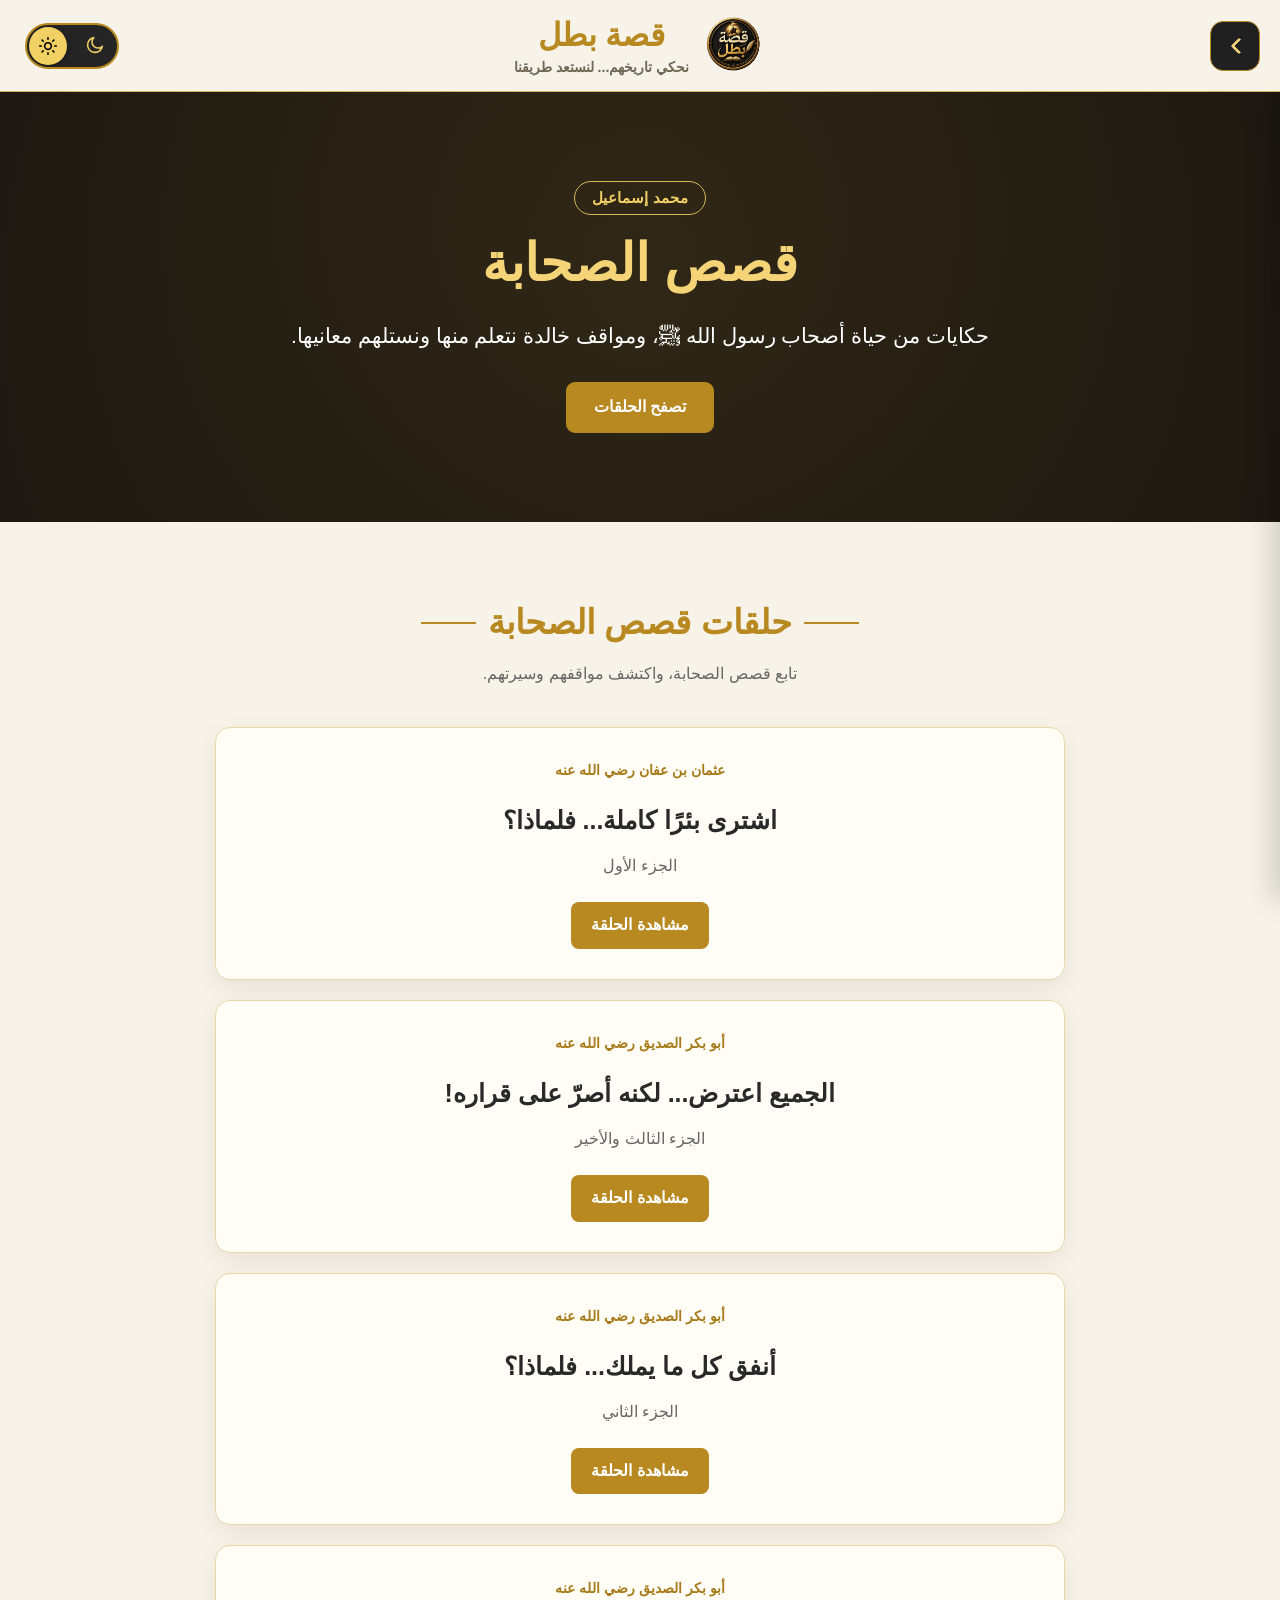
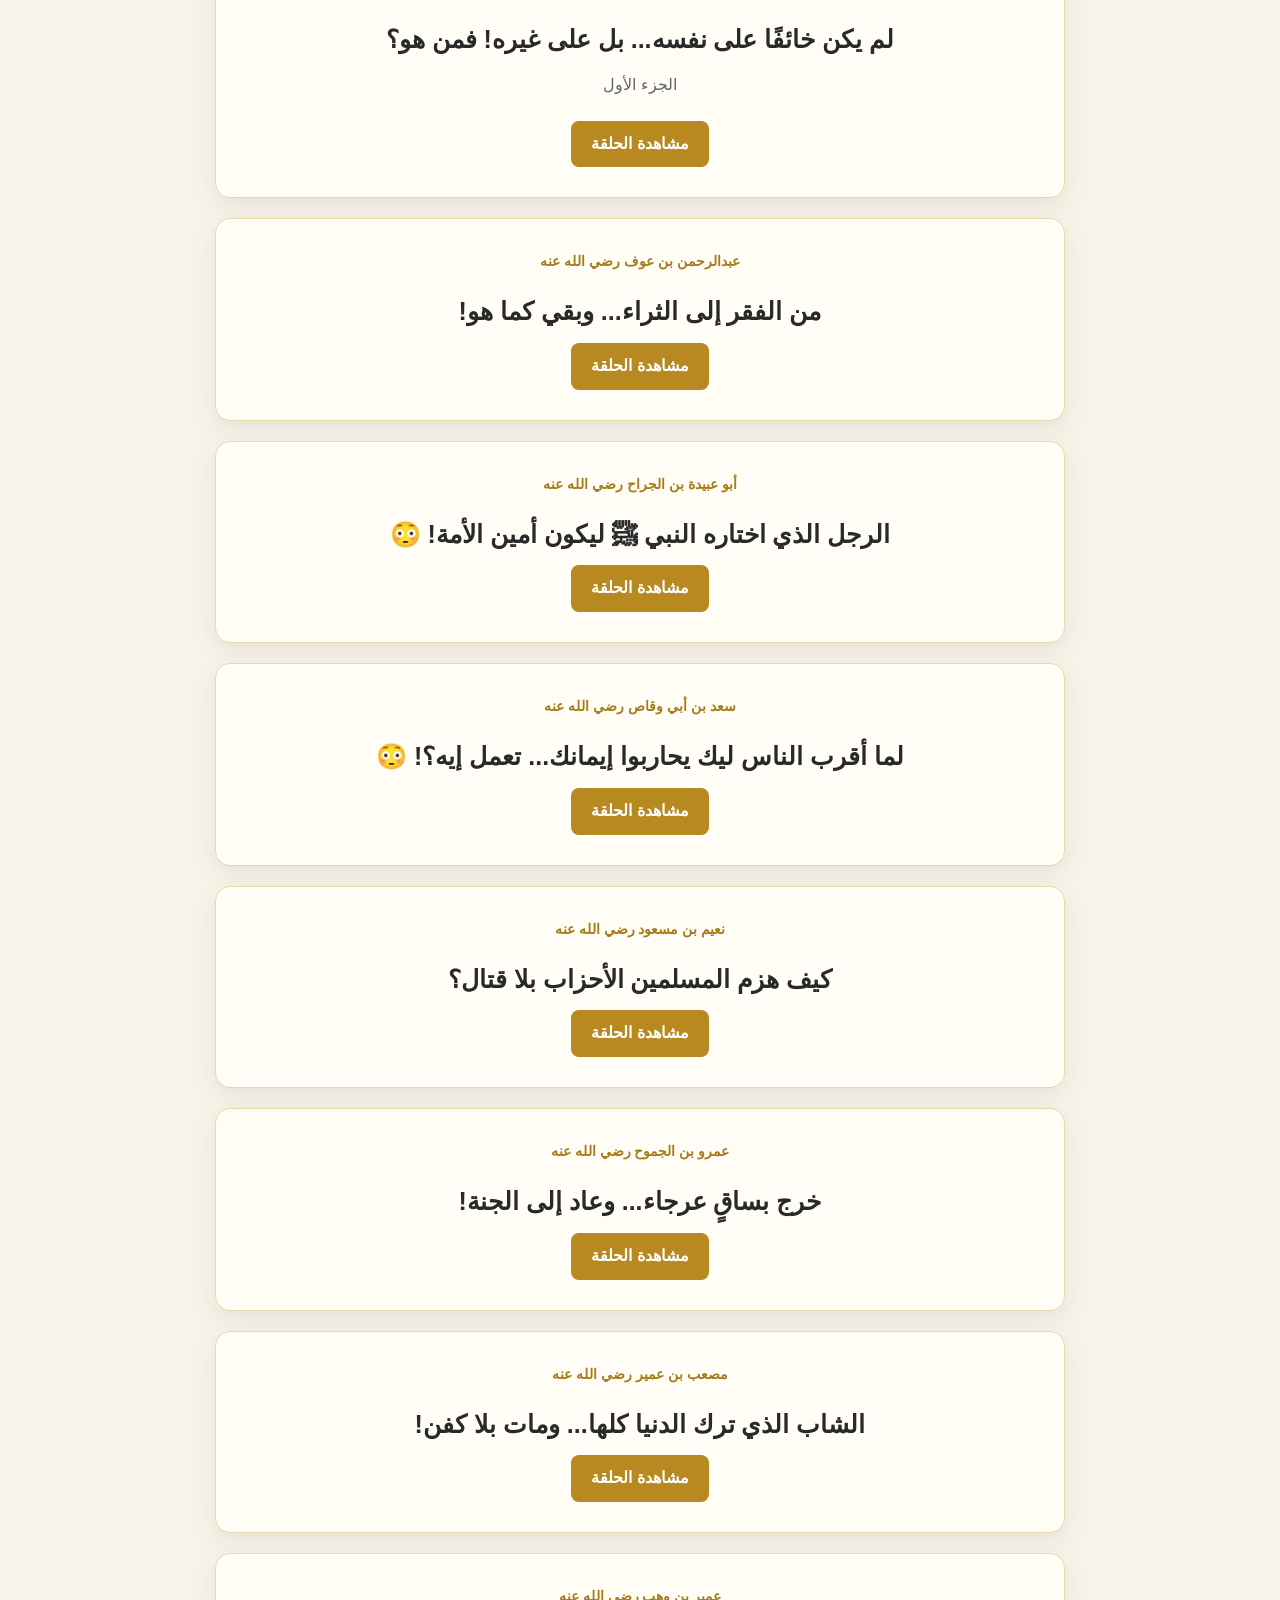
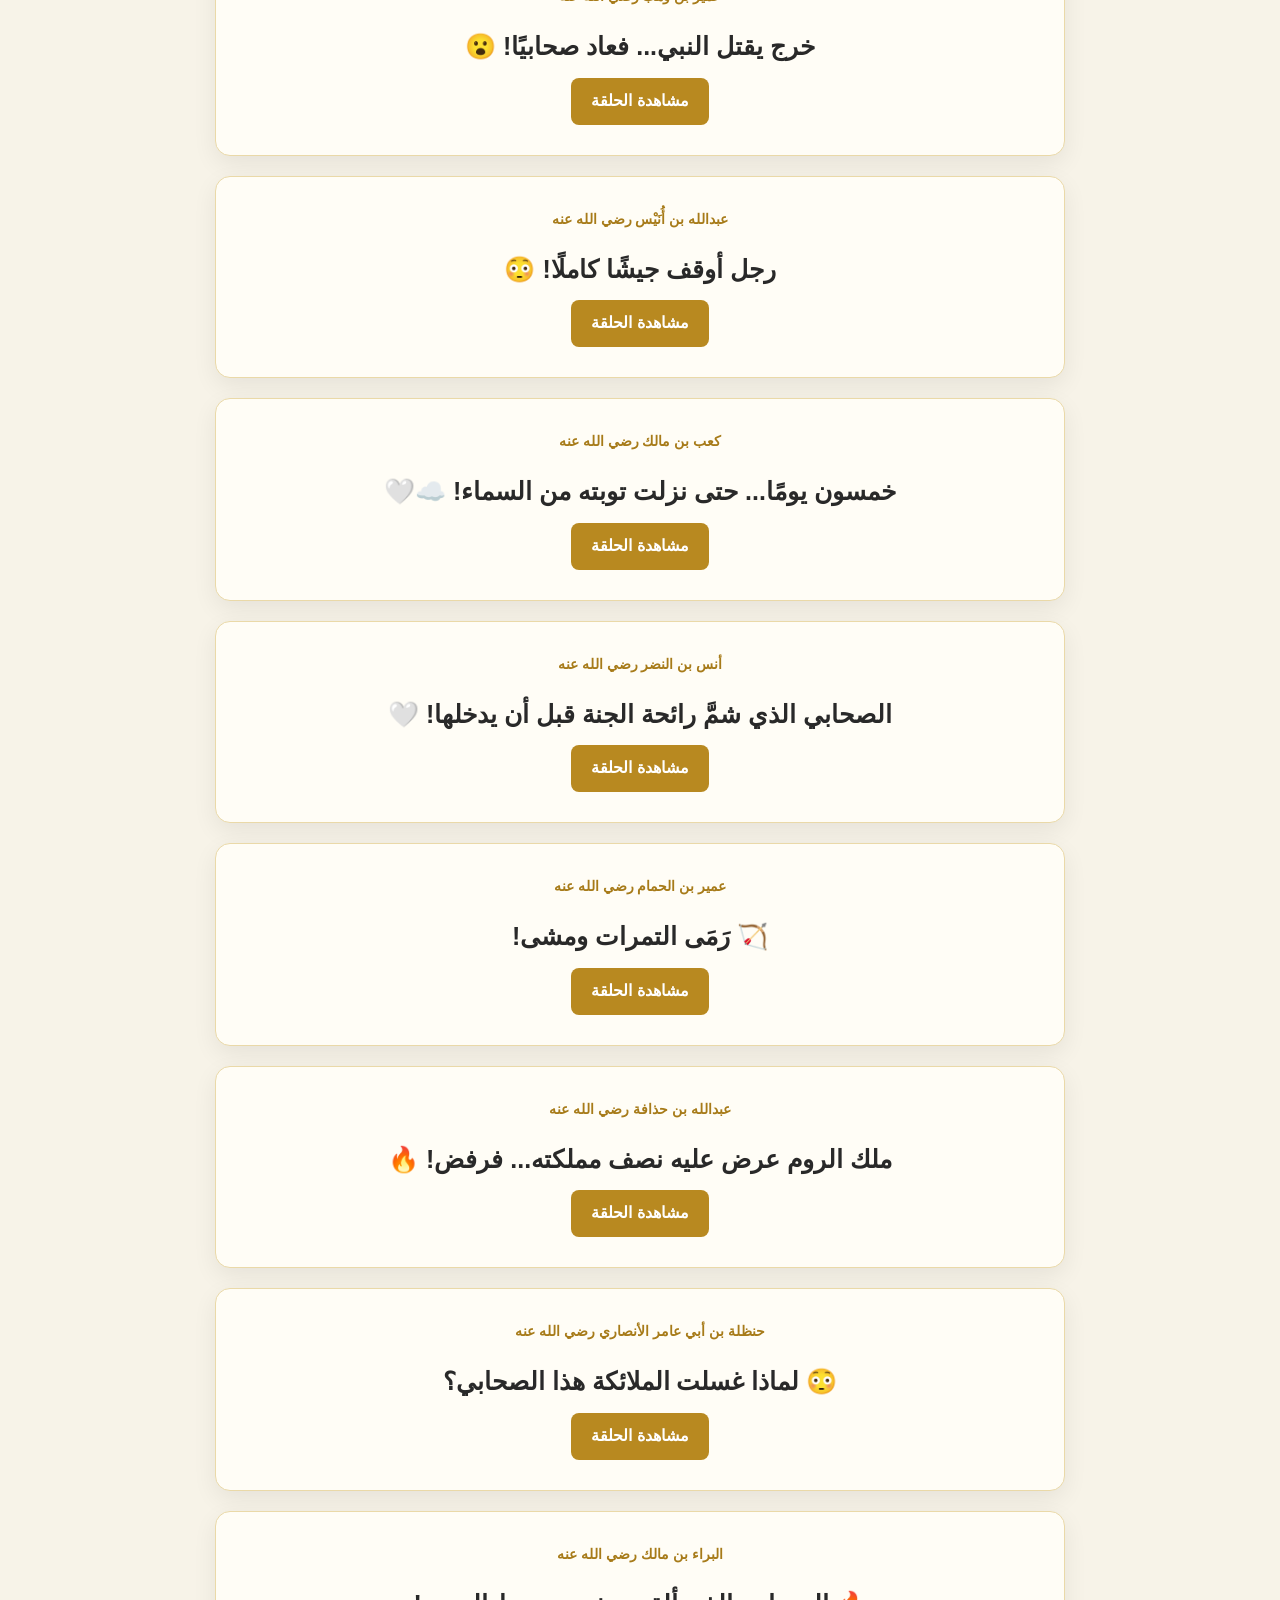
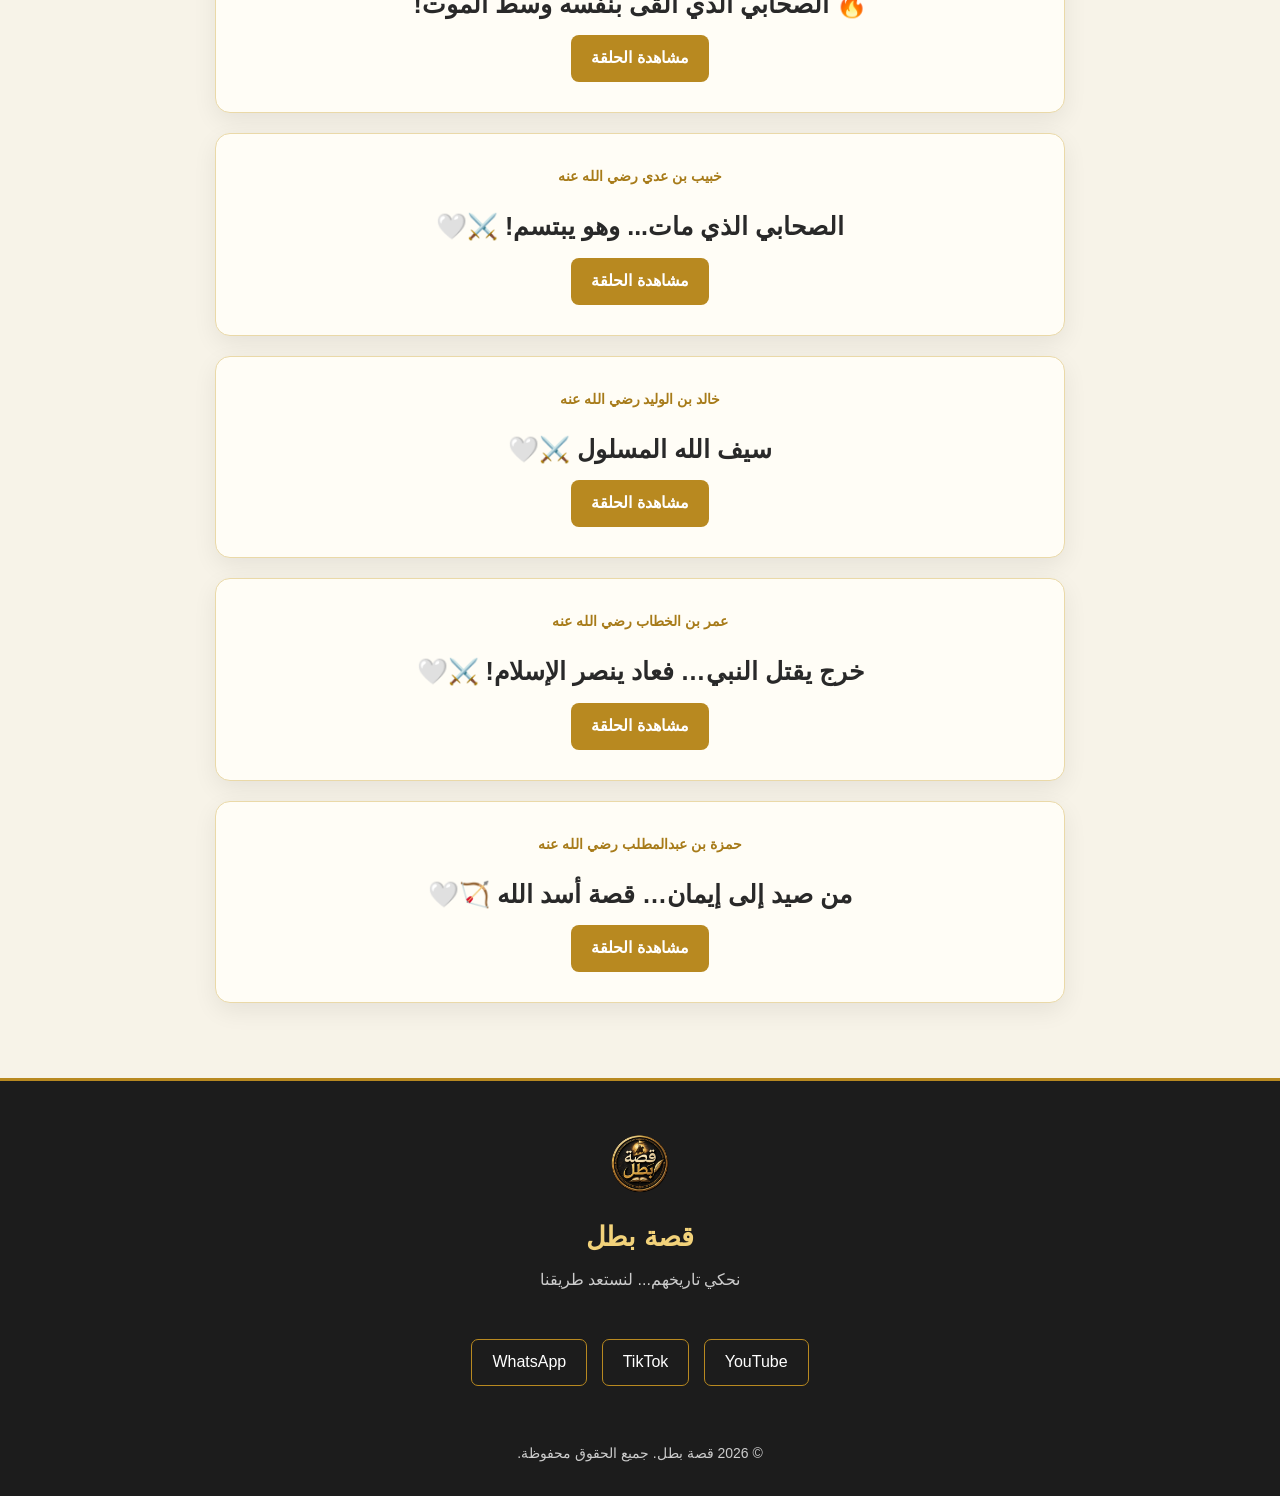
<file: companions_backup_20261016_151458.html>
<!DOCTYPE html>
<html lang="ar" dir="rtl">

<head>
    <meta charset="UTF-8">
    <meta name="viewport" content="width=device-width, initial-scale=1.0">

    <title>قصص الصحابة | قصة بطل</title>
    <link rel="icon" type="image/png" href="logo.png">
    <meta name="description" content="اكتشف قصص الصحابة ومواقفهم في قناة قصة بطل.">

    <link rel="preconnect" href="https://fonts.googleapis.com">
    <link rel="preconnect" href="https://fonts.gstatic.com" crossorigin>
    <link href="https://fonts.googleapis.com/css2?family=Cairo:wght@400;500;600;700;800;900&display=swap" rel="stylesheet">

    <link rel="stylesheet" href="style.css">
</head>

<body>

    <!-- رأس الموقع -->
    <header class="header">

        <button id="menu-button" class="menu-button"
            aria-label="فتح القائمة" aria-expanded="false">
            <span>‹</span>
        </button>

        <div class="site-brand">
            <img src="logo.png" alt="شعار قصة بطل">

            <div class="site-title">
                <h1>قصة بطل</h1>
                <p>نحكي تاريخهم... لنستعد طريقنا</p>
            </div>
        </div>

        <!-- مفتاح الليل والنهار -->
        <button id="theme-switch" class="theme-switch" aria-label="تغيير الوضع">

            <span class="switch-icon sun-icon">
                <svg viewBox="0 0 24 24">
                    <circle cx="12" cy="12" r="4"></circle>
                    <path d="M12 2v2"></path>
                    <path d="M12 20v2"></path>
                    <path d="M2 12h2"></path>
                    <path d="M20 12h2"></path>
                    <path d="m4.93 4.93 1.41 1.41"></path>
                    <path d="m17.66 17.66 1.41 1.41"></path>
                    <path d="m6.34 17.66-1.41 1.41"></path>
                    <path d="m19.07 4.93-1.41 1.41"></path>
                </svg>
            </span>

            <span class="switch-icon moon-icon">
                <svg viewBox="0 0 24 24">
                    <path d="M21 12.8A8.5 8.5 0 1 1 11.2 3 6.5 6.5 0 0 0 21 12.8Z"></path>
                </svg>
            </span>

            <span class="switch-circle">
                <svg class="active-sun" viewBox="0 0 24 24">
                    <circle cx="12" cy="12" r="4"></circle>
                    <path d="M12 2v2"></path>
                    <path d="M12 20v2"></path>
                    <path d="M2 12h2"></path>
                    <path d="M20 12h2"></path>
                    <path d="m4.93 4.93 1.41 1.41"></path>
                    <path d="m17.66 17.66 1.41 1.41"></path>
                    <path d="m6.34 17.66-1.41 1.41"></path>
                    <path d="m19.07 4.93-1.41 1.41"></path>
                </svg>

                <svg class="active-moon" viewBox="0 0 24 24">
                    <path d="M21 12.8A8.5 8.5 0 1 1 11.2 3 6.5 6.5 0 0 0 21 12.8Z"></path>
                </svg>
            </span>
        </button>

    </header>

    <!-- القائمة الجانبية -->
    <aside id="side-menu" class="side-menu">

        <div class="side-menu-header">
            <h2>أقسام الموقع</h2>
        </div>

        <nav class="side-menu-links">
    <a href="index.html">
        <svg viewBox="0 0 24 24"><path d="M10 20v-6h4v6h5v-8h3L12 3 2 12h3v8z"/></svg>
        <strong>الواجهة الرئيسية</strong>
    </a>

    <a href="companions.html">
        <svg viewBox="0 0 24 24"><path d="M12 2L4 5v6c0 5.55 3.84 10.74 8 12 4.16-1.26 8-6.45 8-12V5l-8-3zm0 4a3 3 0 1 1 0 6 3 3 0 0 1 0-6zm-5 11.2a7 7 0 0 1 10 0V18H7v-.8z"/></svg>
        <strong>قصص الصحابة</strong>
    </a>

    <a href="faith.html">
        <svg viewBox="0 0 24 24"><path d="M18 2H6c-1.1 0-2 .9-2 2v16c0 1.1.9 2 2 2h12c1.1 0 2-.9 2-2V4c0-1.1-.9-2-2-2zM6 4h5v8l-2.5-1.5L6 12V4z"/></svg>
        <strong>دروس إيمانية</strong>
    </a>

    <a href="ramadan.html">
        <svg viewBox="0 0 24 24"><path d="M12 2a2 2 0 0 0-2 2v1H7v3l2 2v6l-2 2v3h10v-3l-2-2v-6l2-2V5h-3V4a2 2 0 0 0-2-2zm0 7a1.5 1.5 0 1 1 0 3 1.5 1.5 0 0 1 0-3z"/></svg>
        <strong>قصص رمضان</strong>
    </a>
</nav>

    </aside>

    <div id="menu-overlay" class="menu-overlay"></div>

    <!-- محتوى الصفحة -->
    <main>

        <section class="hero">
            <div class="hero-content">
                <span class="hero-label">محمد إسماعيل</span>

                <h2>قصص الصحابة</h2>

                <p>
                    حكايات من حياة أصحاب رسول الله ﷺ،
                    ومواقف خالدة نتعلم منها ونستلهم معانيها.
                </p>

                <a href="#episodes" class="hero-button">
                    تصفح الحلقات
                </a>
            </div>
        </section>

        <!-- قائمة حلقات قصص الصحابة -->
<section class="section" id="episodes">

    <div class="section-heading">
        <span class="section-line"></span>
        <h2>حلقات قصص الصحابة</h2>
        <span class="section-line"></span>
    </div>

    <p class="section-intro">
        تابع قصص الصحابة، واكتشف مواقفهم وسيرتهم.
    </p>

    <div class="stories">

        <!-- EPISODES_START -->
<article class="story-card">
    <div class="story-content">

        <span class="story-category">
            عثمان بن عفان رضي الله عنه
        </span>

        <h3>اشترى بئرًا كاملة... فلماذا؟</h3>

        
        <p class="episode-description">
            الجزء الأول
        </p>

        <a href="https://www.facebook.com/share/v/1Cpz4dwhgs/"
           class="story-button"
           target="_blank"
           rel="noopener noreferrer">
            مشاهدة الحلقة
        </a>

    </div>
</article>

<!-- أبو بكر الصديق - الجزء الثالث -->
        <article class="story-card">
            <div class="story-content">
                <span class="story-category">أبو بكر الصديق رضي الله عنه</span>
                <h3>الجميع اعترض... لكنه أصرّ على قراره!</h3>
                <p class="episode-description">الجزء الثالث والأخير</p>
                <a href="https://www.facebook.com/share/v/1DpKXE247Q/"
                   class="story-button" target="_blank" rel="noopener noreferrer">
                    مشاهدة الحلقة
                </a>
            </div>
        </article>

        <!-- أبو بكر الصديق - الجزء الثاني -->
        <article class="story-card">
            <div class="story-content">
                <span class="story-category">أبو بكر الصديق رضي الله عنه</span>
                <h3>أنفق كل ما يملك... فلماذا؟</h3>
                <p class="episode-description">الجزء الثاني</p>
                <a href="https://www.facebook.com/share/v/1VxCyqMNDr/"
                   class="story-button" target="_blank" rel="noopener noreferrer">
                    مشاهدة الحلقة
                </a>
            </div>
        </article>

        <!-- أبو بكر الصديق - الجزء الأول -->
        <article class="story-card">
            <div class="story-content">
                <span class="story-category">أبو بكر الصديق رضي الله عنه</span>
                <h3>لم يكن خائفًا على نفسه... بل على غيره! فمن هو؟</h3>
                <p class="episode-description">الجزء الأول</p>
                <a href="https://www.facebook.com/share/v/19a155gAfN/"
                   class="story-button" target="_blank" rel="noopener noreferrer">
                    مشاهدة الحلقة
                </a>
            </div>
        </article>

        <!-- عبدالرحمن بن عوف -->
        <article class="story-card">
            <div class="story-content">
                <span class="story-category">عبدالرحمن بن عوف رضي الله عنه</span>
                <h3>من الفقر إلى الثراء... وبقي كما هو!</h3>
                <a href="https://www.facebook.com/share/v/1FKwQbidU6/"
                   class="story-button" target="_blank" rel="noopener noreferrer">
                    مشاهدة الحلقة
                </a>
            </div>
        </article>

        <!-- أبو عبيدة بن الجراح -->
        <article class="story-card">
            <div class="story-content">
                <span class="story-category">أبو عبيدة بن الجراح رضي الله عنه</span>
                <h3>الرجل الذي اختاره النبي ﷺ ليكون أمين الأمة! 😳</h3>
                <a href="https://www.facebook.com/share/v/1By2fJR2dv/"
                   class="story-button" target="_blank" rel="noopener noreferrer">
                    مشاهدة الحلقة
                </a>
            </div>
        </article>

        <!-- سعد بن أبي وقاص -->
        <article class="story-card">
            <div class="story-content">
                <span class="story-category">سعد بن أبي وقاص رضي الله عنه</span>
                <h3>لما أقرب الناس ليك يحاربوا إيمانك... تعمل إيه؟! 😳</h3>
                <a href="https://www.facebook.com/share/r/19Q9iHhBVY/"
                   class="story-button" target="_blank" rel="noopener noreferrer">
                    مشاهدة الحلقة
                </a>
            </div>
        </article>

        <!-- نعيم بن مسعود -->
        <article class="story-card">
            <div class="story-content">
                <span class="story-category">نعيم بن مسعود رضي الله عنه</span>
                <h3>كيف هزم المسلمين الأحزاب بلا قتال؟</h3>
                <a href="https://www.facebook.com/share/r/1DfghwV4xK/"
                   class="story-button" target="_blank" rel="noopener noreferrer">
                    مشاهدة الحلقة
                </a>
            </div>
        </article>

        <!-- عمرو بن الجموح -->
        <article class="story-card">
            <div class="story-content">
                <span class="story-category">عمرو بن الجموح رضي الله عنه</span>
                <h3>خرج بساقٍ عرجاء... وعاد إلى الجنة!</h3>
                <a href="https://www.facebook.com/share/v/19UWgFrsC2/"
                   class="story-button" target="_blank" rel="noopener noreferrer">
                    مشاهدة الحلقة
                </a>
            </div>
        </article>

        <!-- مصعب بن عمير -->
        <article class="story-card">
            <div class="story-content">
                <span class="story-category">مصعب بن عمير رضي الله عنه</span>
                <h3>الشاب الذي ترك الدنيا كلها... ومات بلا كفن!</h3>
                <a href="https://www.facebook.com/share/v/19MPxWsMzC/"
                   class="story-button" target="_blank" rel="noopener noreferrer">
                    مشاهدة الحلقة
                </a>
            </div>
        </article>

        <!-- عمير بن وهب -->
        <article class="story-card">
            <div class="story-content">
                <span class="story-category">عمير بن وهب رضي الله عنه</span>
                <h3>خرج يقتل النبي... فعاد صحابيًا! 😮</h3>
                <a href="https://www.facebook.com/share/v/1Z96j1GyDt/"
                   class="story-button" target="_blank" rel="noopener noreferrer">
                    مشاهدة الحلقة
                </a>
            </div>
        </article>

        <!-- عبدالله بن أنيس -->
        <article class="story-card">
            <div class="story-content">
                <span class="story-category">عبدالله بن أُنَيْس رضي الله عنه</span>
                <h3>رجل أوقف جيشًا كاملًا! 😳</h3>
                <a href="https://www.facebook.com/share/v/19m6FgYMzq/"
                   class="story-button" target="_blank" rel="noopener noreferrer">
                    مشاهدة الحلقة
                </a>
            </div>
        </article>

        <!-- كعب بن مالك -->
        <article class="story-card">
            <div class="story-content">
                <span class="story-category">كعب بن مالك رضي الله عنه</span>
                <h3>خمسون يومًا... حتى نزلت توبته من السماء! ☁️🤍</h3>
                <a href="https://www.facebook.com/share/v/1N3Koa5eNY/"
                   class="story-button" target="_blank" rel="noopener noreferrer">
                    مشاهدة الحلقة
                </a>
            </div>
        </article>

        <!-- أنس بن النضر -->
        <article class="story-card">
            <div class="story-content">
                <span class="story-category">أنس بن النضر رضي الله عنه</span>
                <h3>الصحابي الذي شمَّ رائحة الجنة قبل أن يدخلها! 🤍</h3>
                <a href="https://www.facebook.com/share/v/1EnwUPzgrp/"
                   class="story-button" target="_blank" rel="noopener noreferrer">
                    مشاهدة الحلقة
                </a>
            </div>
        </article>

        <!-- عمير بن الحمام -->
        <article class="story-card">
            <div class="story-content">
                <span class="story-category">عمير بن الحمام رضي الله عنه</span>
                <h3>🏹 رَمَى التمرات ومشى!</h3>
                <a href="https://www.facebook.com/share/v/18dCtpPD6Z/"
                   class="story-button" target="_blank" rel="noopener noreferrer">
                    مشاهدة الحلقة
                </a>
            </div>
        </article>

        <!-- عبدالله بن حذافة -->
        <article class="story-card">
            <div class="story-content">
                <span class="story-category">عبدالله بن حذافة رضي الله عنه</span>
                <h3>ملك الروم عرض عليه نصف مملكته... فرفض! 🔥</h3>
                <a href="https://www.facebook.com/share/v/1Z7eceEyCZ/"
                   class="story-button" target="_blank" rel="noopener noreferrer">
                    مشاهدة الحلقة
                </a>
            </div>
        </article>

        <!-- حنظلة بن أبي عامر -->
        <article class="story-card">
            <div class="story-content">
                <span class="story-category">حنظلة بن أبي عامر الأنصاري رضي الله عنه</span>
                <h3>😳 لماذا غسلت الملائكة هذا الصحابي؟</h3>
                <a href="https://www.facebook.com/share/v/1HYmq52BGJ/"
                   class="story-button" target="_blank" rel="noopener noreferrer">
                    مشاهدة الحلقة
                </a>
            </div>
        </article>

        <!-- البراء بن مالك -->
        <article class="story-card">
            <div class="story-content">
                <span class="story-category">البراء بن مالك رضي الله عنه</span>
                <h3>🔥 الصحابي الذي ألقى بنفسه وسط الموت!</h3>
                <a href="https://www.facebook.com/share/v/1JhCuPZCnS/"
                   class="story-button" target="_blank" rel="noopener noreferrer">
                    مشاهدة الحلقة
                </a>
            </div>
        </article>

        <!-- خبيب بن عدي -->
        <article class="story-card">
            <div class="story-content">
                <span class="story-category">خبيب بن عدي رضي الله عنه</span>
                <h3>الصحابي الذي مات... وهو يبتسم! ⚔️🤍</h3>
                <a href="https://www.facebook.com/share/v/1Goh9jcTys/"
                   class="story-button" target="_blank" rel="noopener noreferrer">
                    مشاهدة الحلقة
                </a>
            </div>
        </article>

        <!-- خالد بن الوليد -->
        <article class="story-card">
            <div class="story-content">
                <span class="story-category">خالد بن الوليد رضي الله عنه</span>
                <h3>سيف الله المسلول ⚔️🤍</h3>
                <a href="https://www.facebook.com/share/v/1JLDMHiGxn/"
                   class="story-button" target="_blank" rel="noopener noreferrer">
                    مشاهدة الحلقة
                </a>
            </div>
        </article>

        <!-- عمر بن الخطاب -->
        <article class="story-card">
            <div class="story-content">
                <span class="story-category">عمر بن الخطاب رضي الله عنه</span>
                <h3>خرج يقتل النبي… فعاد ينصر الإسلام! ⚔️🤍</h3>
                <a href="https://www.facebook.com/share/v/1CBvgrA7Do/"
                   class="story-button" target="_blank" rel="noopener noreferrer">
                    مشاهدة الحلقة
                </a>
            </div>
        </article>

        <!-- حمزة بن عبدالمطلب -->
        <article class="story-card">
            <div class="story-content">
                <span class="story-category">حمزة بن عبدالمطلب رضي الله عنه</span>
                <h3>من صيد إلى إيمان… قصة أسد الله 🏹🤍</h3>
                <a href="https://www.facebook.com/share/v/1CPHobpvZP/"
                   class="story-button" target="_blank" rel="noopener noreferrer">
                    مشاهدة الحلقة
                </a>
            </div>
        </article>
<!-- EPISODES_END -->

    </div>
</section>

    <!-- تذييل الموقع -->
    <footer class="footer">

        <img src="logo.png" alt="شعار قصة بطل" class="footer-logo">

        <h2>قصة بطل</h2>

        <p>نحكي تاريخهم... لنستعد طريقنا</p>

        <div class="social-links">

            <a
                href="https://youtube.com/@qessat_batal?si=eOJLXFC_hpmh3WaE"
                target="_blank"
                rel="noopener noreferrer">
                YouTube
            </a>

            <a
                href="https://www.tiktok.com/@mohamedesmail0909"
                target="_blank"
                rel="noopener noreferrer">
                TikTok
            </a>

            <a
                href="https://whatsapp.com/channel/0029Va90YHeKrWQqsLCKCA2P"
                target="_blank"
                rel="noopener noreferrer">
                WhatsApp
            </a>
        </div>

        <p class="copyright">&copy; 2026 قصة بطل. جميع الحقوق محفوظة.</p>

    </footer>

    <script src="script.js"></script>

</body>
</html>
</file>
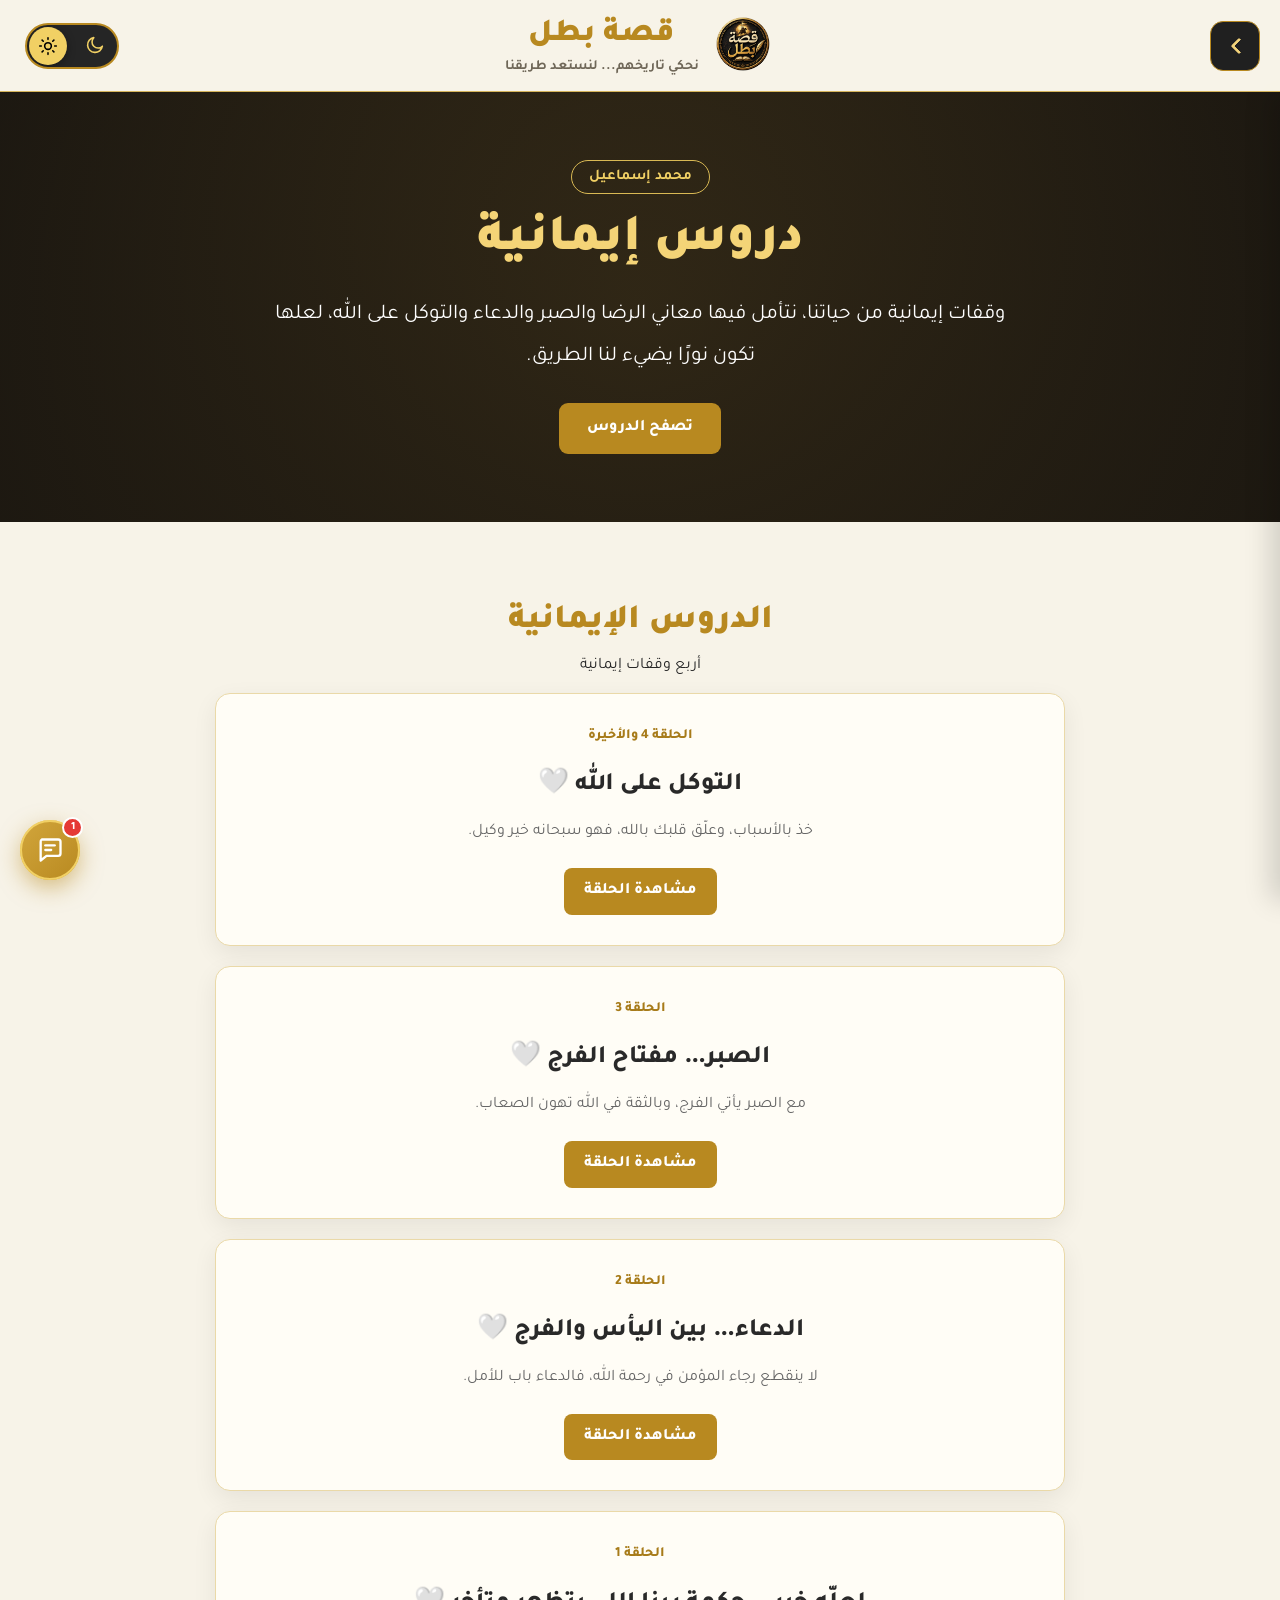
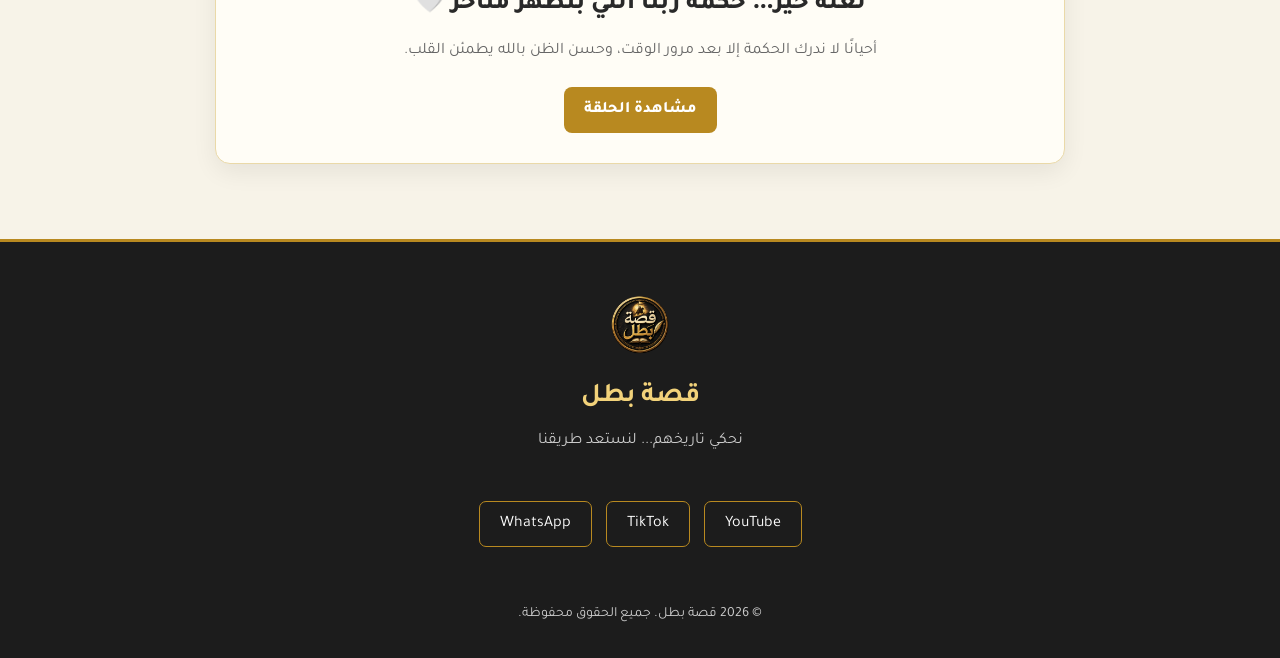
<file: faith.html>
<!DOCTYPE html>
<html lang="ar" dir="rtl">
<head>
    <meta charset="UTF-8">
    <meta name="viewport" content="width=device-width, initial-scale=1.0">

    <title>دروس إيمانية | قصة بطل</title>
    <link rel="icon" type="image/png" href="logo.png">

    <link rel="preconnect" href="https://fonts.googleapis.com">
    <link rel="preconnect" href="https://fonts.gstatic.com" crossorigin>
    <link href="https://fonts.googleapis.com/css2?family=Tajawal:wght@400;500;700;800;900&display=swap" rel="stylesheet">

    <link rel="stylesheet" href="style.css">
</head>

<body>

    <!-- رأس الموقع -->
    <header class="header">

        <button id="menu-button" class="menu-button"
            aria-label="فتح القائمة" aria-expanded="false">
            <span>‹</span>
        </button>

        <div class="site-brand">
            <img src="logo.png" alt="شعار قصة بطل">

            <div class="site-title">
                <h1>قصة بطل</h1>
                <p>نحكي تاريخهم... لنستعد طريقنا</p>
            </div>
        </div>

        <!-- مفتاح الوضع الليلي والنهاري -->
        <button id="theme-switch" class="theme-switch" aria-label="تغيير الوضع">

            <span class="switch-icon sun-icon">
                <svg viewBox="0 0 24 24">
                    <circle cx="12" cy="12" r="4"></circle>
                    <path d="M12 2v2"></path>
                    <path d="M12 20v2"></path>
                    <path d="M2 12h2"></path>
                    <path d="M20 12h2"></path>
                    <path d="m4.93 4.93 1.41 1.41"></path>
                    <path d="m17.66 17.66 1.41 1.41"></path>
                    <path d="m6.34 17.66-1.41 1.41"></path>
                    <path d="m19.07 4.93-1.41 1.41"></path>
                </svg>
            </span>

            <span class="switch-icon moon-icon">
                <svg viewBox="0 0 24 24">
                    <path d="M21 12.8A8.5 8.5 0 1 1 11.2 3 6.5 6.5 0 0 0 21 12.8Z"></path>
                </svg>
            </span>

            <span class="switch-circle">
                <svg class="active-sun" viewBox="0 0 24 24">
                    <circle cx="12" cy="12" r="4"></circle>
                    <path d="M12 2v2"></path>
                    <path d="M12 20v2"></path>
                    <path d="M2 12h2"></path>
                    <path d="M20 12h2"></path>
                    <path d="m4.93 4.93 1.41 1.41"></path>
                    <path d="m17.66 17.66 1.41 1.41"></path>
                    <path d="m6.34 17.66-1.41 1.41"></path>
                    <path d="m19.07 4.93-1.41 1.41"></path>
                </svg>

                <svg class="active-moon" viewBox="0 0 24 24">
                    <path d="M21 12.8A8.5 8.5 0 1 1 11.2 3 6.5 6.5 0 0 0 21 12.8Z"></path>
                </svg>
            </span>
        </button>
    </header>

    <!-- القائمة الجانبية -->
    <aside id="side-menu" class="side-menu">
        <div class="side-menu-header">
            <h2>أقسام الموقع</h2>
        </div>

     <nav class="side-menu-links">
    <a href="index.html">
        <svg viewBox="0 0 24 24"><path d="M10 20v-6h4v6h5v-8h3L12 3 2 12h3v8z"/></svg>
        <strong>الواجهة الرئيسية</strong>
    </a>

    <a href="companions.html">
        <svg viewBox="0 0 24 24"><path d="M12 2L4 5v6c0 5.55 3.84 10.74 8 12 4.16-1.26 8-6.45 8-12V5l-8-3zm0 4a3 3 0 1 1 0 6 3 3 0 0 1 0-6zm-5 11.2a7 7 0 0 1 10 0V18H7v-.8z"/></svg>
        <strong>قصص الصحابة</strong>
    </a>

    <a href="faith.html">
        <svg viewBox="0 0 24 24"><path d="M18 2H6c-1.1 0-2 .9-2 2v16c0 1.1.9 2 2 2h12c1.1 0 2-.9 2-2V4c0-1.1-.9-2-2-2zM6 4h5v8l-2.5-1.5L6 12V4z"/></svg>
        <strong>دروس إيمانية</strong>
    </a>

    <a href="ramadan.html">
        <svg viewBox="0 0 24 24"><path d="M12 2a2 2 0 0 0-2 2v1H7v3l2 2v6l-2 2v3h10v-3l-2-2v-6l2-2V5h-3V4a2 2 0 0 0-2-2zm0 7a1.5 1.5 0 1 1 0 3 1.5 1.5 0 0 1 0-3z"/></svg>
        <strong>قصص رمضان</strong>
    </a>
</nav>

    </aside>

    <div id="menu-overlay" class="menu-overlay"></div>


    <!-- المحتوى الرئيسي -->
    <main>

        <!-- مقدمة القسم -->
        <section class="hero">

            <span class="hero-label">محمد إسماعيل</span>

            <h2>دروس إيمانية</h2>

            <p>
                وقفات إيمانية من حياتنا، نتأمل فيها معاني الرضا والصبر
                والدعاء والتوكل على الله، لعلها تكون نورًا يضيء لنا الطريق.
            </p>

            <a href="#episodes" class="hero-button">
                تصفح الدروس
            </a>

        </section>


        <!-- الحلقات -->
        <section class="section" id="episodes">

            <div class="section-heading">

                <div>
                    <h2>الدروس الإيمانية</h2>
                    <p>أربع وقفات إيمانية</p>
                </div>
            </div>


            <div class="stories">


                <!-- الحلقة الرابعة -->
                <article class="story-card">
                    <div class="story-content">

                        <span class="story-category">
                            الحلقة 4 والأخيرة
                        </span>

                        <h3>التوكل على الله 🤍</h3>

                        <p class="episode-description">
                            خذ بالأسباب، وعلّق قلبك بالله، فهو سبحانه خير وكيل.
                        </p>

                        <a
                            href="https://www.facebook.com/share/v/1GKzvDD8Et/"
                            class="story-button"
                            target="_blank"
                            rel="noopener noreferrer"
                        >
                            مشاهدة الحلقة
                        </a>

                    </div>
                </article>


                <!-- الحلقة الثالثة -->
                <article class="story-card">
                    <div class="story-content">

                        <span class="story-category">
                            الحلقة 3
                        </span>

                        <h3>الصبر… مفتاح الفرج 🤍</h3>

                        <p class="episode-description">
                            مع الصبر يأتي الفرج، وبالثقة في الله تهون الصعاب.
                        </p>

                        <a
                            href="https://www.facebook.com/share/v/1DV7GaJE47/"
                            class="story-button"
                            target="_blank"
                            rel="noopener noreferrer"
                        >
                            مشاهدة الحلقة
                        </a>

                    </div>
                </article>


                <!-- الحلقة الثانية -->
                <article class="story-card">
                    <div class="story-content">

                        <span class="story-category">
                            الحلقة 2
                        </span>

                        <h3>الدعاء… بين اليأس والفرج 🤍</h3>

                        <p class="episode-description">
                            لا ينقطع رجاء المؤمن في رحمة الله، فالدعاء باب للأمل.
                        </p>

                        <a
                            href="https://www.facebook.com/share/v/1FJyZtEPno/"
                            class="story-button"
                            target="_blank"
                            rel="noopener noreferrer"
                        >
                            مشاهدة الحلقة
                        </a>

                    </div>
                </article>


                <!-- الحلقة الأولى -->
                <article class="story-card">
                    <div class="story-content">

                        <span class="story-category">
                            الحلقة 1
                        </span>

                        <h3>لعلّه خير… حكمة ربنا اللي بتظهر متأخر 🤍</h3>

                        <p class="episode-description">
                            أحيانًا لا ندرك الحكمة إلا بعد مرور الوقت،
                            وحسن الظن بالله يطمئن القلب.
                        </p>

                        <a
                            href="https://www.facebook.com/share/v/17pb5KjEqY/"
                            class="story-button"
                            target="_blank"
                            rel="noopener noreferrer"
                        >
                            مشاهدة الحلقة
                        </a>

                    </div>
                </article>


            </div>
        </section>

    </main>


<!-- تذييل الموقع -->
    <footer class="footer">
        <img src="logo.png" alt="شعار قصة بطل" class="footer-logo">

        <h2>قصة بطل</h2>

        <p>نحكي تاريخهم... لنستعد طريقنا</p>

        <div class="social-links">
            <a
                href="https://youtube.com/@qessat_batal?si=eOJLXFC_hpmh3WaE"
                target="_blank"
                rel="noopener noreferrer">
                YouTube
            </a>

            <a
                href="https://www.tiktok.com/@mohamedesmail0909"
                target="_blank"
                rel="noopener noreferrer">
                TikTok
            </a>

            <a
                href="https://whatsapp.com/channel/0029Va90YHeKrWQqsLCKCA2P"
                target="_blank"
                rel="noopener noreferrer">
                WhatsApp
            </a>
        </div>

        <p class="copyright">&copy; 2026 قصة بطل. جميع الحقوق محفوظة.</p>
    </footer>

    <script src="script.js"></script>

    <script src="chatbot.js"></script>
</body>

</html>
</file>
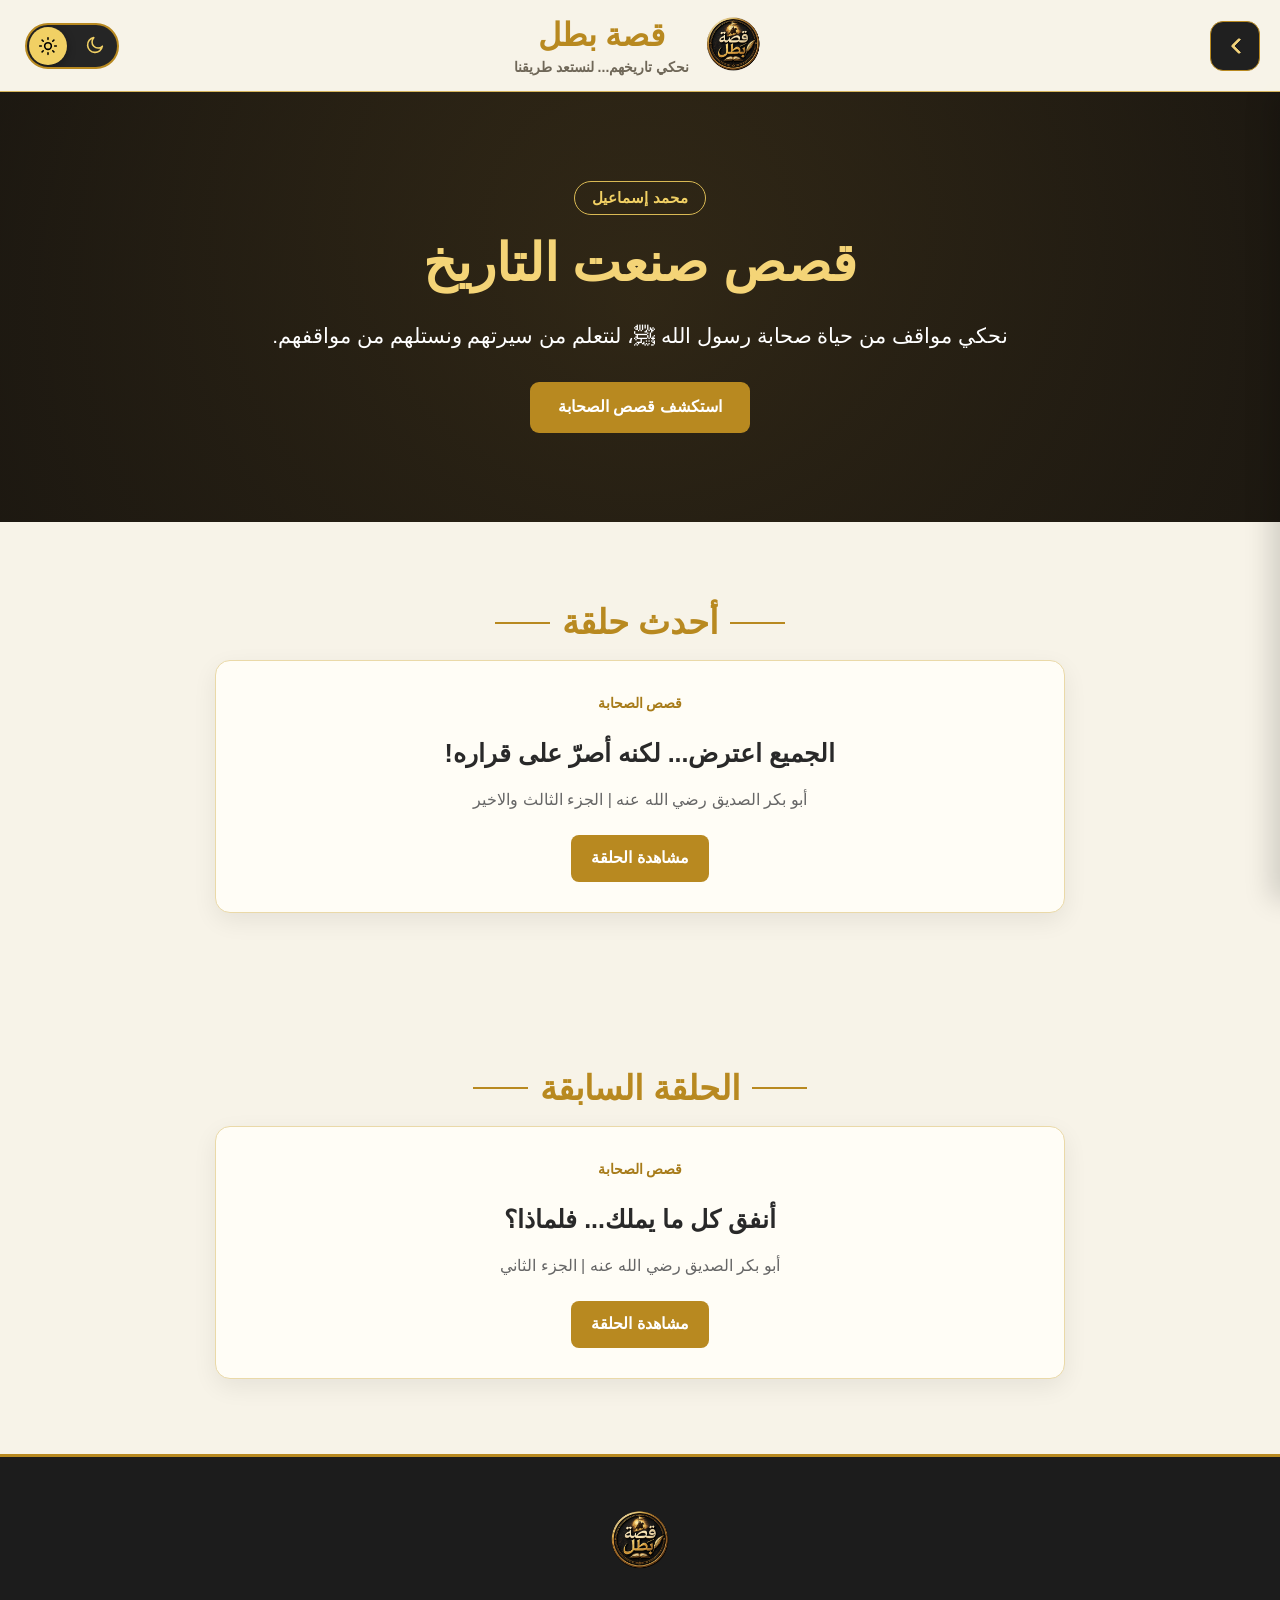
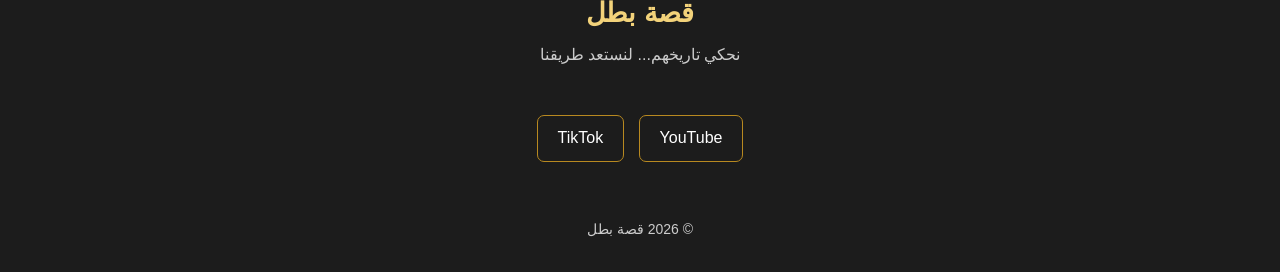
<file: index_backup_20261009_180702.html>
<!DOCTYPE html>
<html lang="ar" dir="rtl">

<head>
<!-- Google tag (gtag.js) -->
<script async src="https://www.googletagmanager.com/gtag/js?id=G-5C8SE3C32T"></script>
<script>
  window.dataLayer = window.dataLayer || [];
  function gtag(){dataLayer.push(arguments);}
  gtag('js', new Date());

  gtag('config', 'G-5C8SE3C32T');
</script>

    <meta charset="UTF-8">
    <meta name="viewport" content="width=device-width, initial-scale=1.0">

    <title>قصة بطل</title>

<meta name="description" content="نحكي تاريخهم... لنستعد طريقنا">

<link rel="icon" type="image/png" href="logo.png">

  <link rel="preconnect" href="https://fonts.googleapis.com">
    <link rel="preconnect" href="https://fonts.gstatic.com" crossorigin>
    <link href="https://fonts.googleapis.com/css2?family=Cairo:wght@400;500;600;700;800;900&display=swap" rel="stylesheet">

    <link rel="stylesheet" href="style.css">
</head>

<body>

    <!-- رأس الموقع -->
    <header class="header">

        <button id="menu-button" class="menu-button"
            aria-label="فتح القائمة" aria-expanded="false">
            <span>‹</span>
        </button>

        <div class="site-brand">
            <img src="logo.png" alt="شعار قصة بطل">

            <div class="site-title">
                <h1>قصة بطل</h1>
                <p>نحكي تاريخهم... لنستعد طريقنا</p>
            </div>
        </div>

        <!-- مفتاح الوضع الليلي والنهاري -->
        <button id="theme-switch" class="theme-switch" aria-label="تغيير الوضع">

            <span class="switch-icon sun-icon">
                <svg viewBox="0 0 24 24">
                    <circle cx="12" cy="12" r="4"></circle>
                    <path d="M12 2v2"></path>
                    <path d="M12 20v2"></path>
                    <path d="M2 12h2"></path>
                    <path d="M20 12h2"></path>
                    <path d="m4.93 4.93 1.41 1.41"></path>
                    <path d="m17.66 17.66 1.41 1.41"></path>
                    <path d="m6.34 17.66-1.41 1.41"></path>
                    <path d="m19.07 4.93-1.41 1.41"></path>
                </svg>
            </span>

            <span class="switch-icon moon-icon">
                <svg viewBox="0 0 24 24">
                    <path d="M21 12.8A8.5 8.5 0 1 1 11.2 3 6.5 6.5 0 0 0 21 12.8Z"></path>
                </svg>
            </span>

            <span class="switch-circle">
                <svg class="active-sun" viewBox="0 0 24 24">
                    <circle cx="12" cy="12" r="4"></circle>
                    <path d="M12 2v2"></path>
                    <path d="M12 20v2"></path>
                    <path d="M2 12h2"></path>
                    <path d="M20 12h2"></path>
                    <path d="m4.93 4.93 1.41 1.41"></path>
                    <path d="m17.66 17.66 1.41 1.41"></path>
                    <path d="m6.34 17.66-1.41 1.41"></path>
                    <path d="m19.07 4.93-1.41 1.41"></path>
                </svg>

                <svg class="active-moon" viewBox="0 0 24 24">
                    <path d="M21 12.8A8.5 8.5 0 1 1 11.2 3 6.5 6.5 0 0 0 21 12.8Z"></path>
                </svg>
            </span>
        </button>
    </header>

    <!-- القائمة الجانبية -->
    <aside id="side-menu" class="side-menu">
        <div class="side-menu-header">
            <h2>أقسام الموقع</h2>
        </div>

        <nav class="side-menu-links">

    <a href="index.html">
        <span>🏠</span>
        <strong>الواجهة الرئيسية</strong>
    </a>

    <a href="companions.html">
        <span>⚔️</span>
        <strong>قصص الصحابة</strong>
    </a>

    <a href="faith.html">
        <span>✦</span>
        <strong>دروس إيمانية</strong>
    </a>

    <a href="ramadan.html">
        <span>☪️</span>
        <strong>قصص رمضان</strong>
    </a>

</nav>
    </aside>

    <div id="menu-overlay" class="menu-overlay"></div>

    <!-- محتوى الموقع -->
    <main>

        <!-- الواجهة الرئيسية -->
        <section class="hero">
            <div class="hero-content">
                <span class="hero-label">محمد إسماعيل</span>

                <h2>قصص صنعت التاريخ</h2>

                <p>
                    نحكي مواقف من حياة صحابة رسول الله ﷺ،
                    لنتعلم من سيرتهم ونستلهم من مواقفهم.
                </p>

                <a href="companions.html" class="hero-button">
                    استكشف قصص الصحابة
                </a>
            </div>
        </section>

        <!-- أحدث حلقة -->


            <section class="section previous-section">
            <div class="section-heading">
                <span class="section-line"></span>
                <h2>أحدث حلقة</h2>
                <span class="section-line"></span>
            </div>

            <div class="stories">
                <!-- LATEST_START -->
                <article class="story-card">
                    <div class="story-content">
                        <span class="story-category">قصص الصحابة</span>

                        <h3>الجميع اعترض... لكنه أصرّ على قراره!</h3>

                        <p class="episode-description">
                            أبو بكر الصديق رضي الله عنه | الجزء الثالث والاخير
                        </p>

                        <a
                            href="https://www.facebook.com/share/v/19mZPPYH6b/"
                            class="story-button"
                            target="_blank"
                            rel="noopener noreferrer">
                            مشاهدة الحلقة
                        </a>
                    </div>
                </article>
                <!-- LATEST_END -->
            </div>
        </section>

        <!-- الحلقة السابقة فقط -->
        <section class="section previous-section">
            <div class="section-heading">
                <span class="section-line"></span>
                <h2>الحلقة السابقة</h2>
                <span class="section-line"></span>
            </div>

            <div class="stories">
                <!-- PREVIOUS_START -->
                <article class="story-card">
                    <div class="story-content">
                        <span class="story-category">قصص الصحابة</span>

                        <h3>أنفق كل ما يملك... فلماذا؟</h3>

                        <p class="episode-description">
                            أبو بكر الصديق رضي الله عنه | الجزء الثاني
                        </p>

                        <a
                            href="https://m.facebook.com/story.php?story_fbid=pfbid028vRDS7S2Pmm54KcCHj76Xs6RgtEqdPuVcJyLz3i3Dx74Bm7bbGyEVeZNjPUmhHcil&id=61587495114324&mibextid=ZbWKwL"
                            class="story-button"
                            target="_blank"
                            rel="noopener noreferrer">
                            مشاهدة الحلقة
                        </a>
                    </div>
                </article>
                <!-- PREVIOUS_END -->
            </div>
        </section>

    </main>

    <!-- تذييل الموقع -->
    <footer class="footer">
        <img src="logo.png" alt="شعار قصة بطل" class="footer-logo">

        <h2>قصة بطل</h2>

        <p>نحكي تاريخهم... لنستعد طريقنا</p>

        <div class="social-links">
            <a
                href="https://youtube.com/@qessat_batal?si=eOJLXFC_hpmh3WaE"
                target="_blank"
                rel="noopener noreferrer">
                YouTube
            </a>

            <a
                href="https://www.tiktok.com/@mohamedesmail0909"
                target="_blank"
                rel="noopener noreferrer">
                TikTok
            </a>
        </div>

        <p class="copyright">© 2026 قصة بطل</p>
    </footer>

    <script src="script.js"></script>
</body>

</html>
</file>
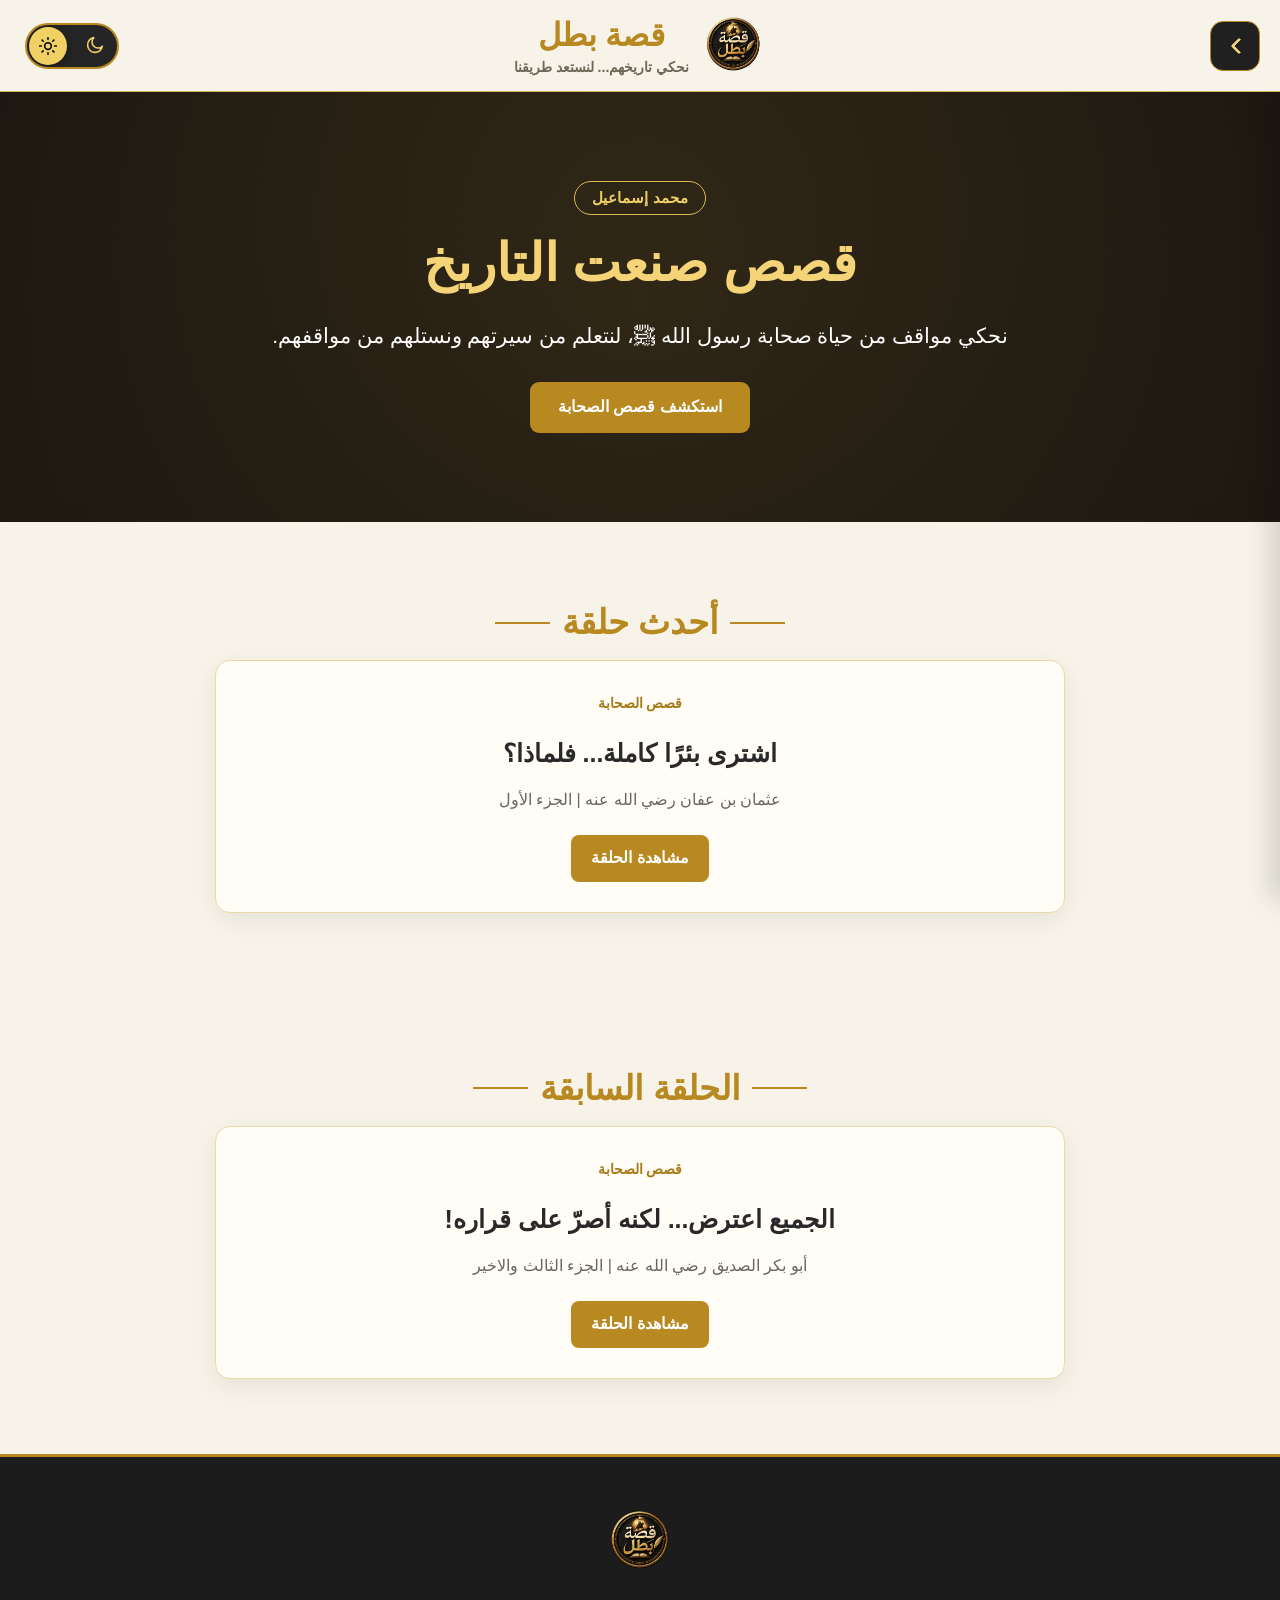
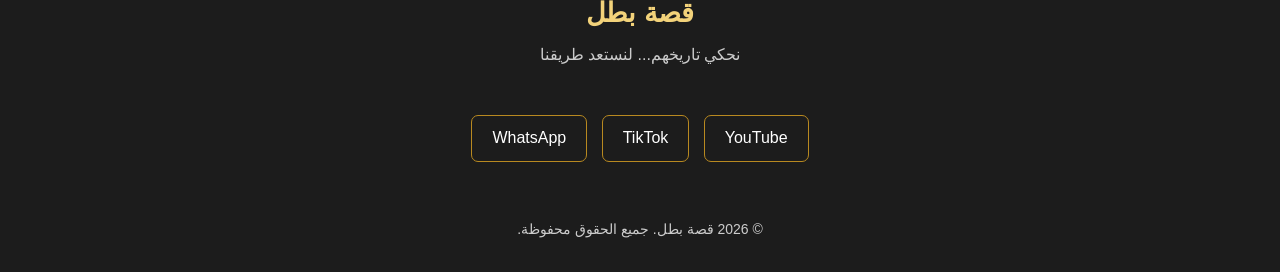
<file: index_backup_20261016_151458.html>
<!DOCTYPE html>
<html lang="ar" dir="rtl">

<head>
<!-- Google tag (gtag.js) -->
<script async src="https://www.googletagmanager.com/gtag/js?id=G-5C8SE3C32T"></script>
<script>
  window.dataLayer = window.dataLayer || [];
  function gtag(){dataLayer.push(arguments);}
  gtag('js', new Date());

  gtag('config', 'G-5C8SE3C32T');
</script>

    <meta charset="UTF-8">
    <meta name="viewport" content="width=device-width, initial-scale=1.0">

    <title>قصة بطل</title>

<meta name="description" content="نحكي تاريخهم... لنستعد طريقنا">

<link rel="icon" type="image/png" href="logo.png">
<!-- Open Graph / معاينة الرابط عند المشاركة -->
<meta property="og:type" content="website">
<meta property="og:title" content="قصة بطل">
<meta property="og:description" content="نحكي تاريخهم... لنستعد طريقنا">
<meta property="og:image" content="https://mohamedesmail-0909.github.io/qessat-batal/logo.png">
<meta property="og:image:width" content="300">
<meta property="og:image:height" content="300">

  <link rel="preconnect" href="https://fonts.googleapis.com">
    <link rel="preconnect" href="https://fonts.gstatic.com" crossorigin>
    <link href="https://fonts.googleapis.com/css2?family=Cairo:wght@400;500;600;700;800;900&display=swap" rel="stylesheet">

    <link rel="stylesheet" href="style.css">
</head>

<body>

    <!-- رأس الموقع -->
    <header class="header">

        <button id="menu-button" class="menu-button"
            aria-label="فتح القائمة" aria-expanded="false">
            <span>‹</span>
        </button>

        <div class="site-brand">
            <img src="logo.png" alt="شعار قصة بطل">

            <div class="site-title">
                <h1>قصة بطل</h1>
                <p>نحكي تاريخهم... لنستعد طريقنا</p>
            </div>
        </div>

        <!-- مفتاح الوضع الليلي والنهاري -->
        <button id="theme-switch" class="theme-switch" aria-label="تغيير الوضع">

            <span class="switch-icon sun-icon">
                <svg viewBox="0 0 24 24">
                    <circle cx="12" cy="12" r="4"></circle>
                    <path d="M12 2v2"></path>
                    <path d="M12 20v2"></path>
                    <path d="M2 12h2"></path>
                    <path d="M20 12h2"></path>
                    <path d="m4.93 4.93 1.41 1.41"></path>
                    <path d="m17.66 17.66 1.41 1.41"></path>
                    <path d="m6.34 17.66-1.41 1.41"></path>
                    <path d="m19.07 4.93-1.41 1.41"></path>
                </svg>
            </span>

            <span class="switch-icon moon-icon">
                <svg viewBox="0 0 24 24">
                    <path d="M21 12.8A8.5 8.5 0 1 1 11.2 3 6.5 6.5 0 0 0 21 12.8Z"></path>
                </svg>
            </span>

            <span class="switch-circle">
                <svg class="active-sun" viewBox="0 0 24 24">
                    <circle cx="12" cy="12" r="4"></circle>
                    <path d="M12 2v2"></path>
                    <path d="M12 20v2"></path>
                    <path d="M2 12h2"></path>
                    <path d="M20 12h2"></path>
                    <path d="m4.93 4.93 1.41 1.41"></path>
                    <path d="m17.66 17.66 1.41 1.41"></path>
                    <path d="m6.34 17.66-1.41 1.41"></path>
                    <path d="m19.07 4.93-1.41 1.41"></path>
                </svg>

                <svg class="active-moon" viewBox="0 0 24 24">
                    <path d="M21 12.8A8.5 8.5 0 1 1 11.2 3 6.5 6.5 0 0 0 21 12.8Z"></path>
                </svg>
            </span>
        </button>
    </header>

    <!-- القائمة الجانبية -->
    <aside id="side-menu" class="side-menu">
        <div class="side-menu-header">
            <h2>أقسام الموقع</h2>
        </div>

      <nav class="side-menu-links">
    <a href="index.html">
        <svg viewBox="0 0 24 24"><path d="M10 20v-6h4v6h5v-8h3L12 3 2 12h3v8z"/></svg>
        <strong>الواجهة الرئيسية</strong>
    </a>

    <a href="companions.html">
        <svg viewBox="0 0 24 24"><path d="M12 2L4 5v6c0 5.55 3.84 10.74 8 12 4.16-1.26 8-6.45 8-12V5l-8-3zm0 4a3 3 0 1 1 0 6 3 3 0 0 1 0-6zm-5 11.2a7 7 0 0 1 10 0V18H7v-.8z"/></svg>
        <strong>قصص الصحابة</strong>
    </a>

    <a href="faith.html">
        <svg viewBox="0 0 24 24"><path d="M18 2H6c-1.1 0-2 .9-2 2v16c0 1.1.9 2 2 2h12c1.1 0 2-.9 2-2V4c0-1.1-.9-2-2-2zM6 4h5v8l-2.5-1.5L6 12V4z"/></svg>
        <strong>دروس إيمانية</strong>
    </a>

    <a href="ramadan.html">
        <svg viewBox="0 0 24 24"><path d="M12 2a2 2 0 0 0-2 2v1H7v3l2 2v6l-2 2v3h10v-3l-2-2v-6l2-2V5h-3V4a2 2 0 0 0-2-2zm0 7a1.5 1.5 0 1 1 0 3 1.5 1.5 0 0 1 0-3z"/></svg>
        <strong>قصص رمضان</strong>
    </a>
</nav>

    </aside>

    <div id="menu-overlay" class="menu-overlay"></div>

    <!-- محتوى الموقع -->
    <main>

        <!-- الواجهة الرئيسية -->
        <section class="hero">
            <div class="hero-content">
                <span class="hero-label">محمد إسماعيل</span>

                <h2>قصص صنعت التاريخ</h2>

                <p>
                    نحكي مواقف من حياة صحابة رسول الله ﷺ،
                    لنتعلم من سيرتهم ونستلهم من مواقفهم.
                </p>

                <a href="companions.html" class="hero-button">
                    استكشف قصص الصحابة
                </a>
            </div>
        </section>

        <!-- أحدث حلقة -->


            <section class="section previous-section">
            <div class="section-heading">
                <span class="section-line"></span>
                <h2>أحدث حلقة</h2>
                <span class="section-line"></span>
            </div>

            <div class="stories">
                <!-- LATEST_START -->
<article class="story-card">
    <div class="story-content">

        <span class="story-category">
            قصص الصحابة
        </span>

        <h3>اشترى بئرًا كاملة... فلماذا؟</h3>

        <p class="episode-description">
            عثمان بن عفان رضي الله عنه | الجزء الأول
        </p>

        <a href="https://www.facebook.com/share/v/1Cpz4dwhgs/"
           class="story-button"
           target="_blank"
           rel="noopener noreferrer">
            مشاهدة الحلقة
        </a>

    </div>
</article>
<!-- LATEST_END -->
            </div>
        </section>

        <!-- الحلقة السابقة فقط -->
        <section class="section previous-section">
            <div class="section-heading">
                <span class="section-line"></span>
                <h2>الحلقة السابقة</h2>
                <span class="section-line"></span>
            </div>

            <div class="stories">
                <!-- PREVIOUS_START -->
<article class="story-card">
                    <div class="story-content">
                        <span class="story-category">قصص الصحابة</span>

                        <h3>الجميع اعترض... لكنه أصرّ على قراره!</h3>

                        <p class="episode-description">
                            أبو بكر الصديق رضي الله عنه | الجزء الثالث والاخير
                        </p>

                        <a
                            href="https://www.facebook.com/share/v/19mZPPYH6b/"
                            class="story-button"
                            target="_blank"
                            rel="noopener noreferrer">
                            مشاهدة الحلقة
                        </a>
                    </div>
                </article>
<!-- PREVIOUS_END -->
            </div>
        </section>

    </main>

    <!-- تذييل الموقع -->
    <footer class="footer">
        <img src="logo.png" alt="شعار قصة بطل" class="footer-logo">

        <h2>قصة بطل</h2>

        <p>نحكي تاريخهم... لنستعد طريقنا</p>

        <div class="social-links">
            <a
                href="https://youtube.com/@qessat_batal?si=eOJLXFC_hpmh3WaE"
                target="_blank"
                rel="noopener noreferrer">
                YouTube
            </a>

            <a
                href="https://www.tiktok.com/@mohamedesmail0909"
                target="_blank"
                rel="noopener noreferrer">
                TikTok
            </a>

            <a
                href="https://whatsapp.com/channel/0029Va90YHeKrWQqsLCKCA2P"
                target="_blank"
                rel="noopener noreferrer">
                WhatsApp
            </a>
        </div>

        <p class="copyright">&copy; 2026 قصة بطل. جميع الحقوق محفوظة.</p>
    </footer>

    <script src="script.js"></script>
</body>

</html>
</file>
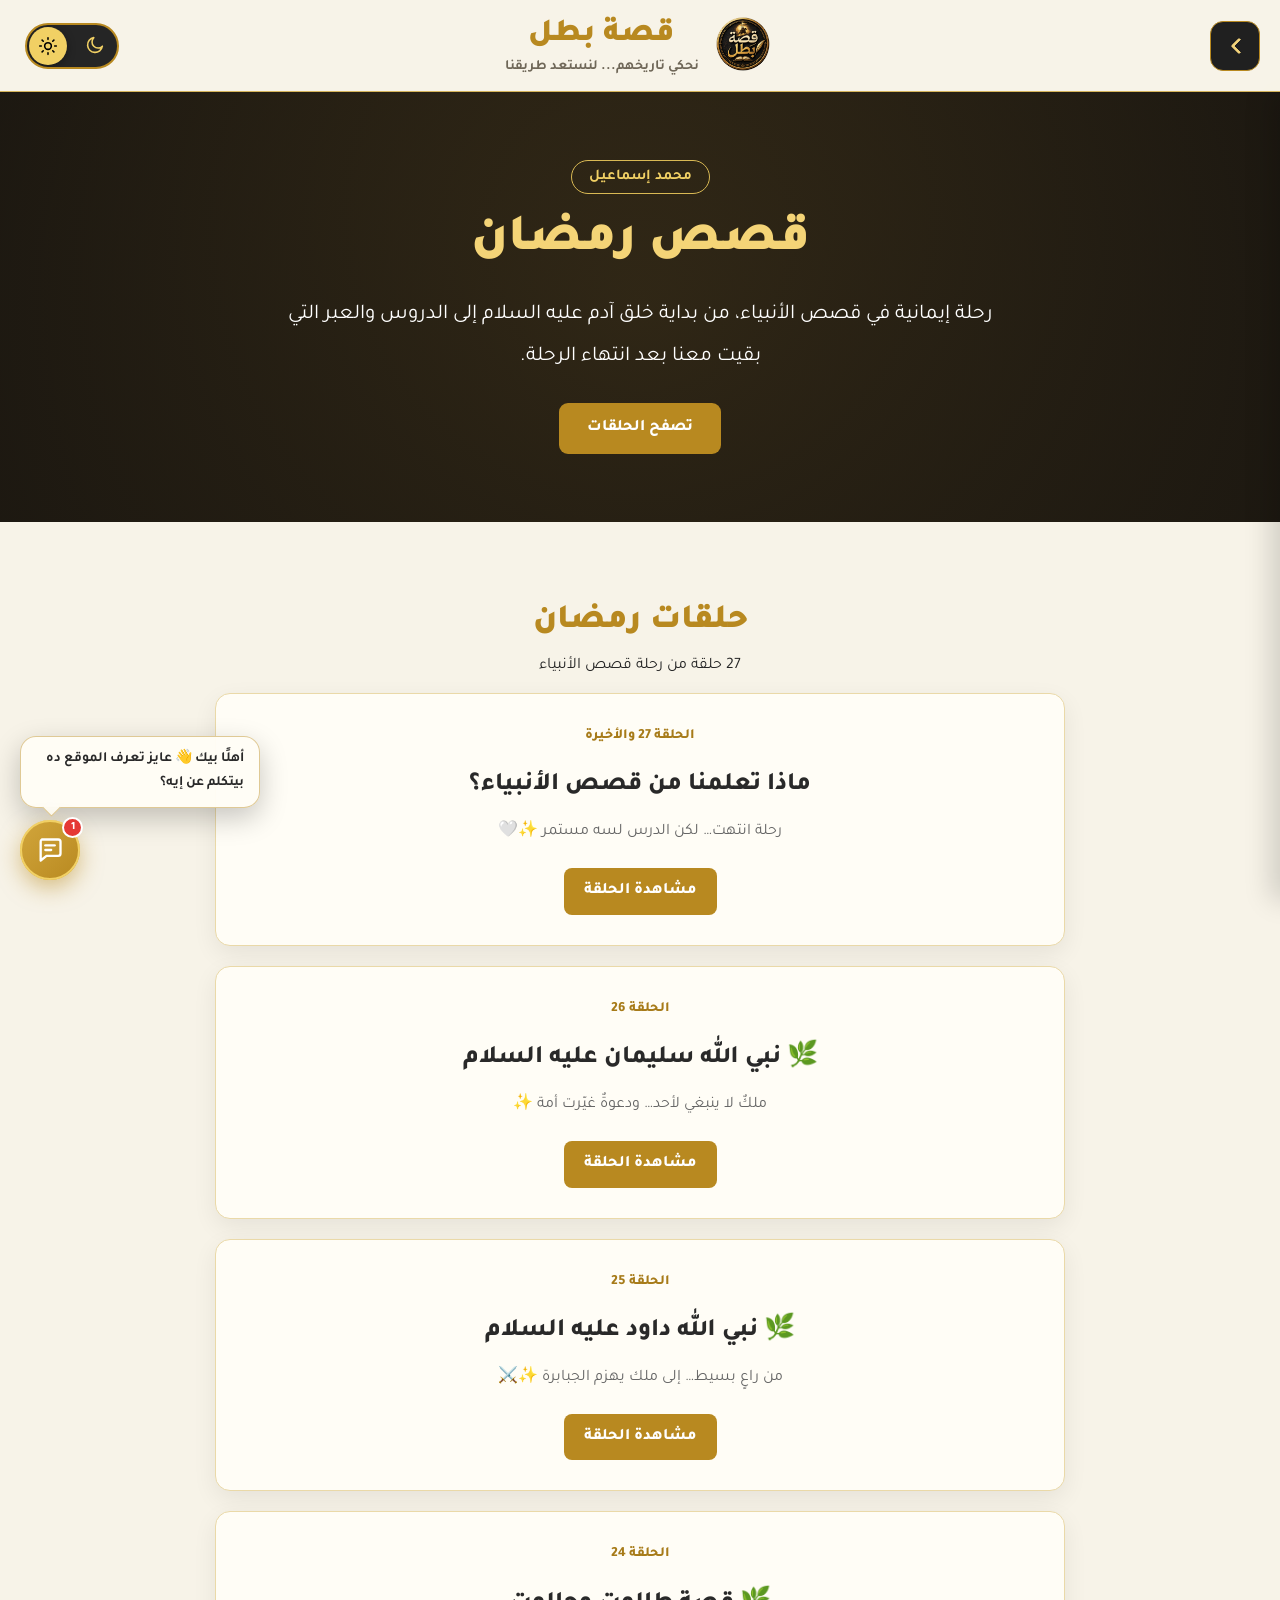
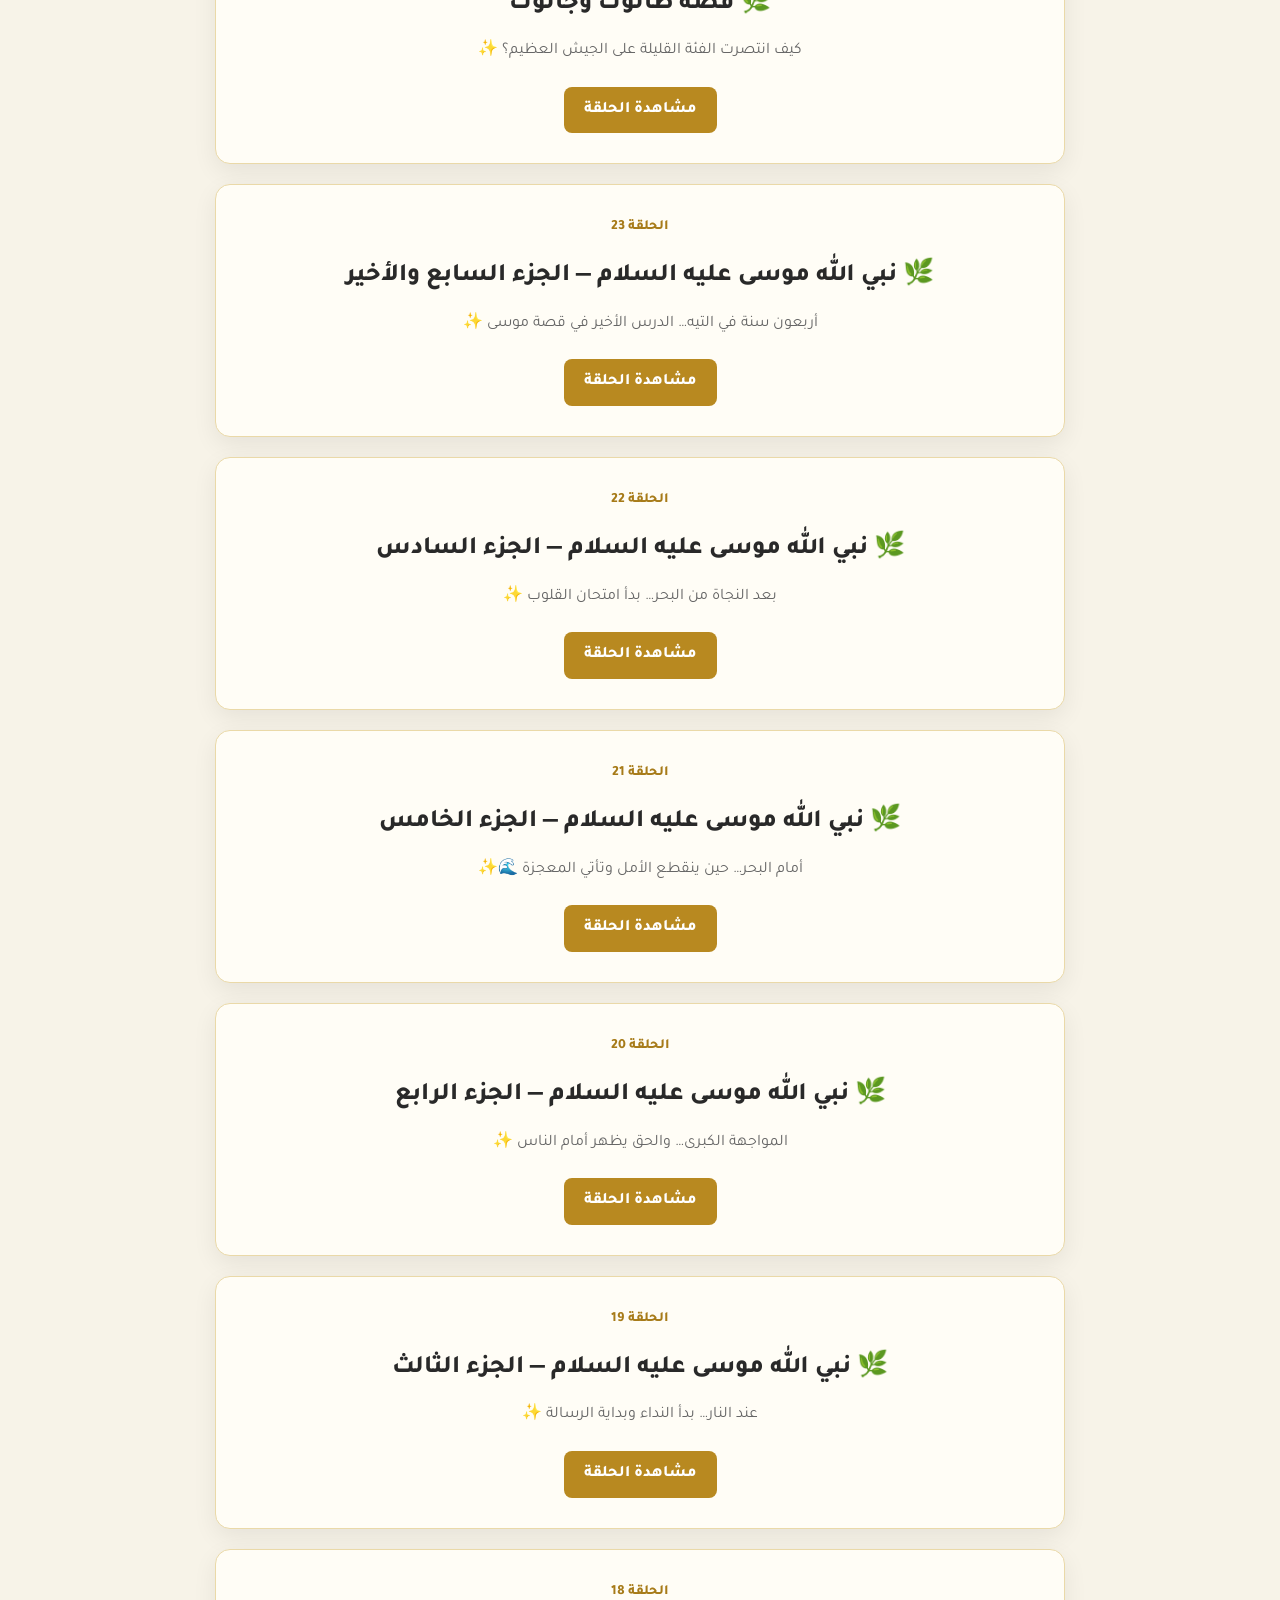
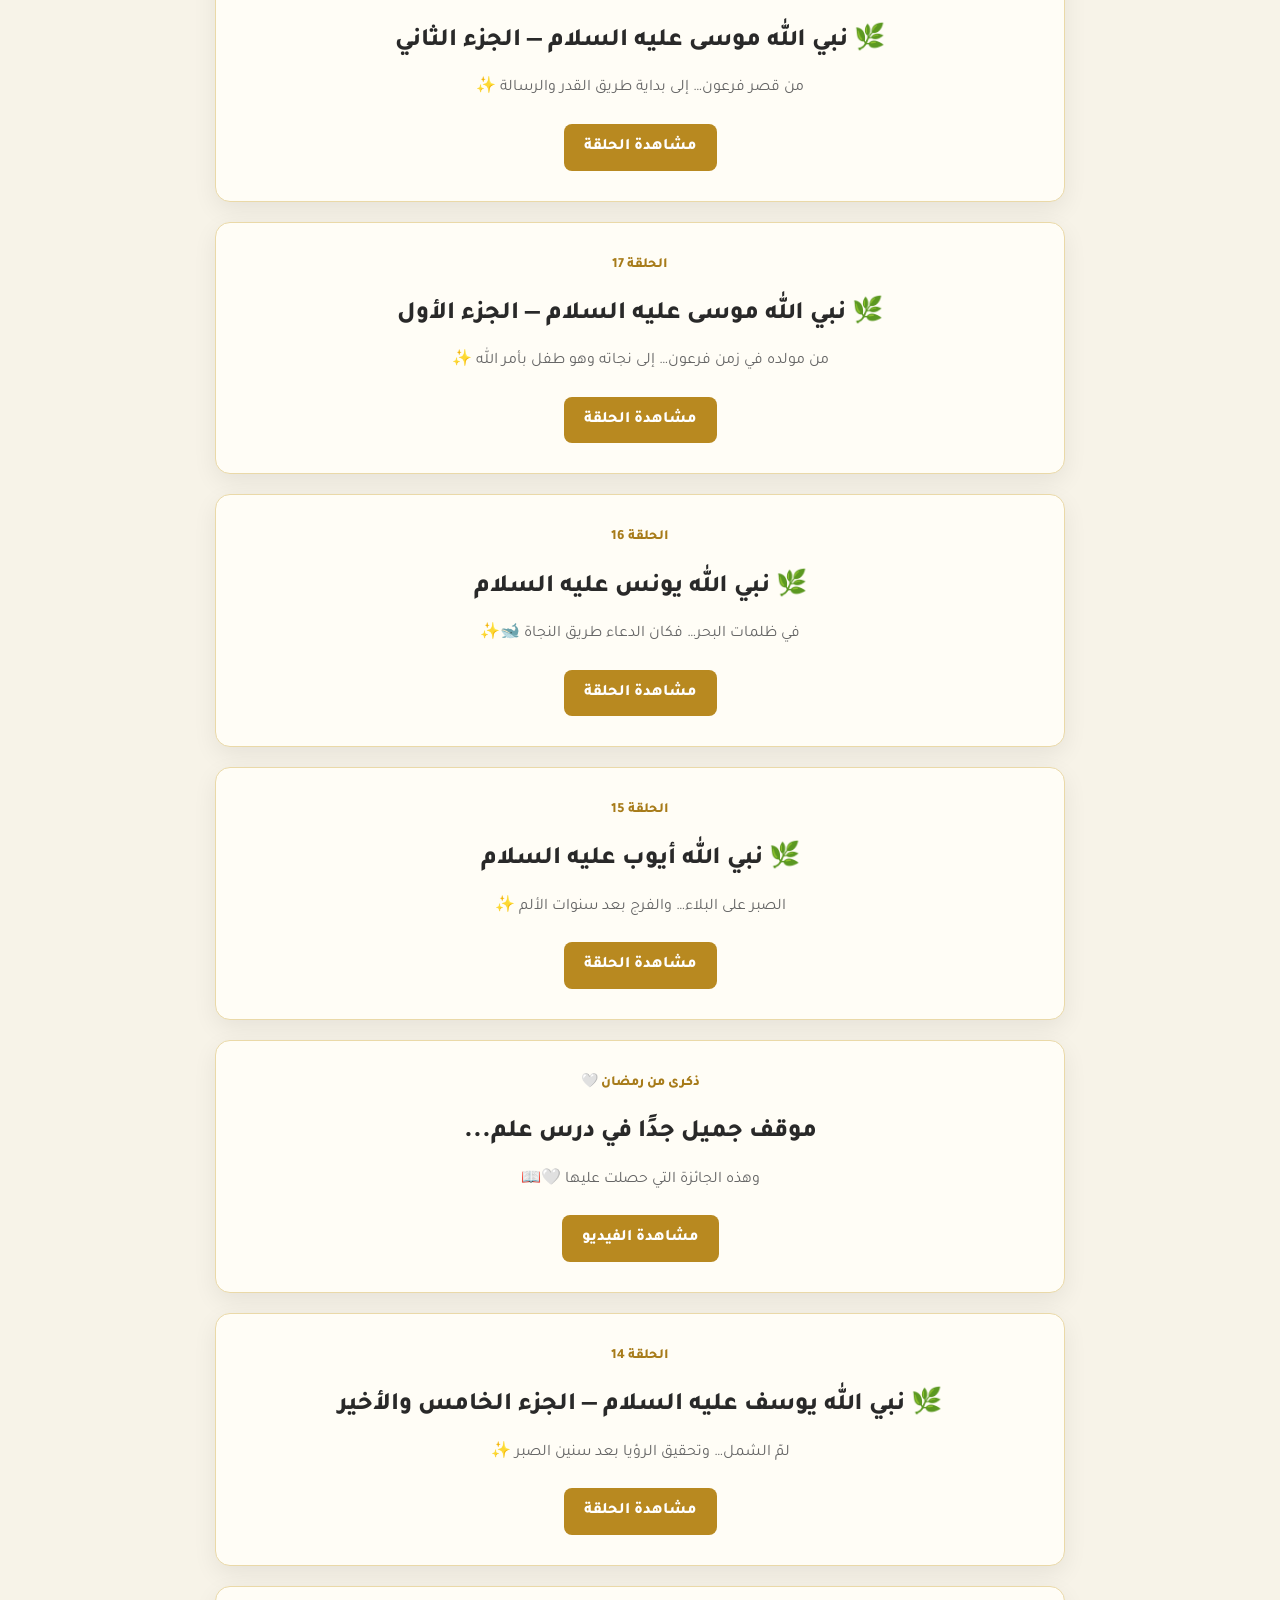
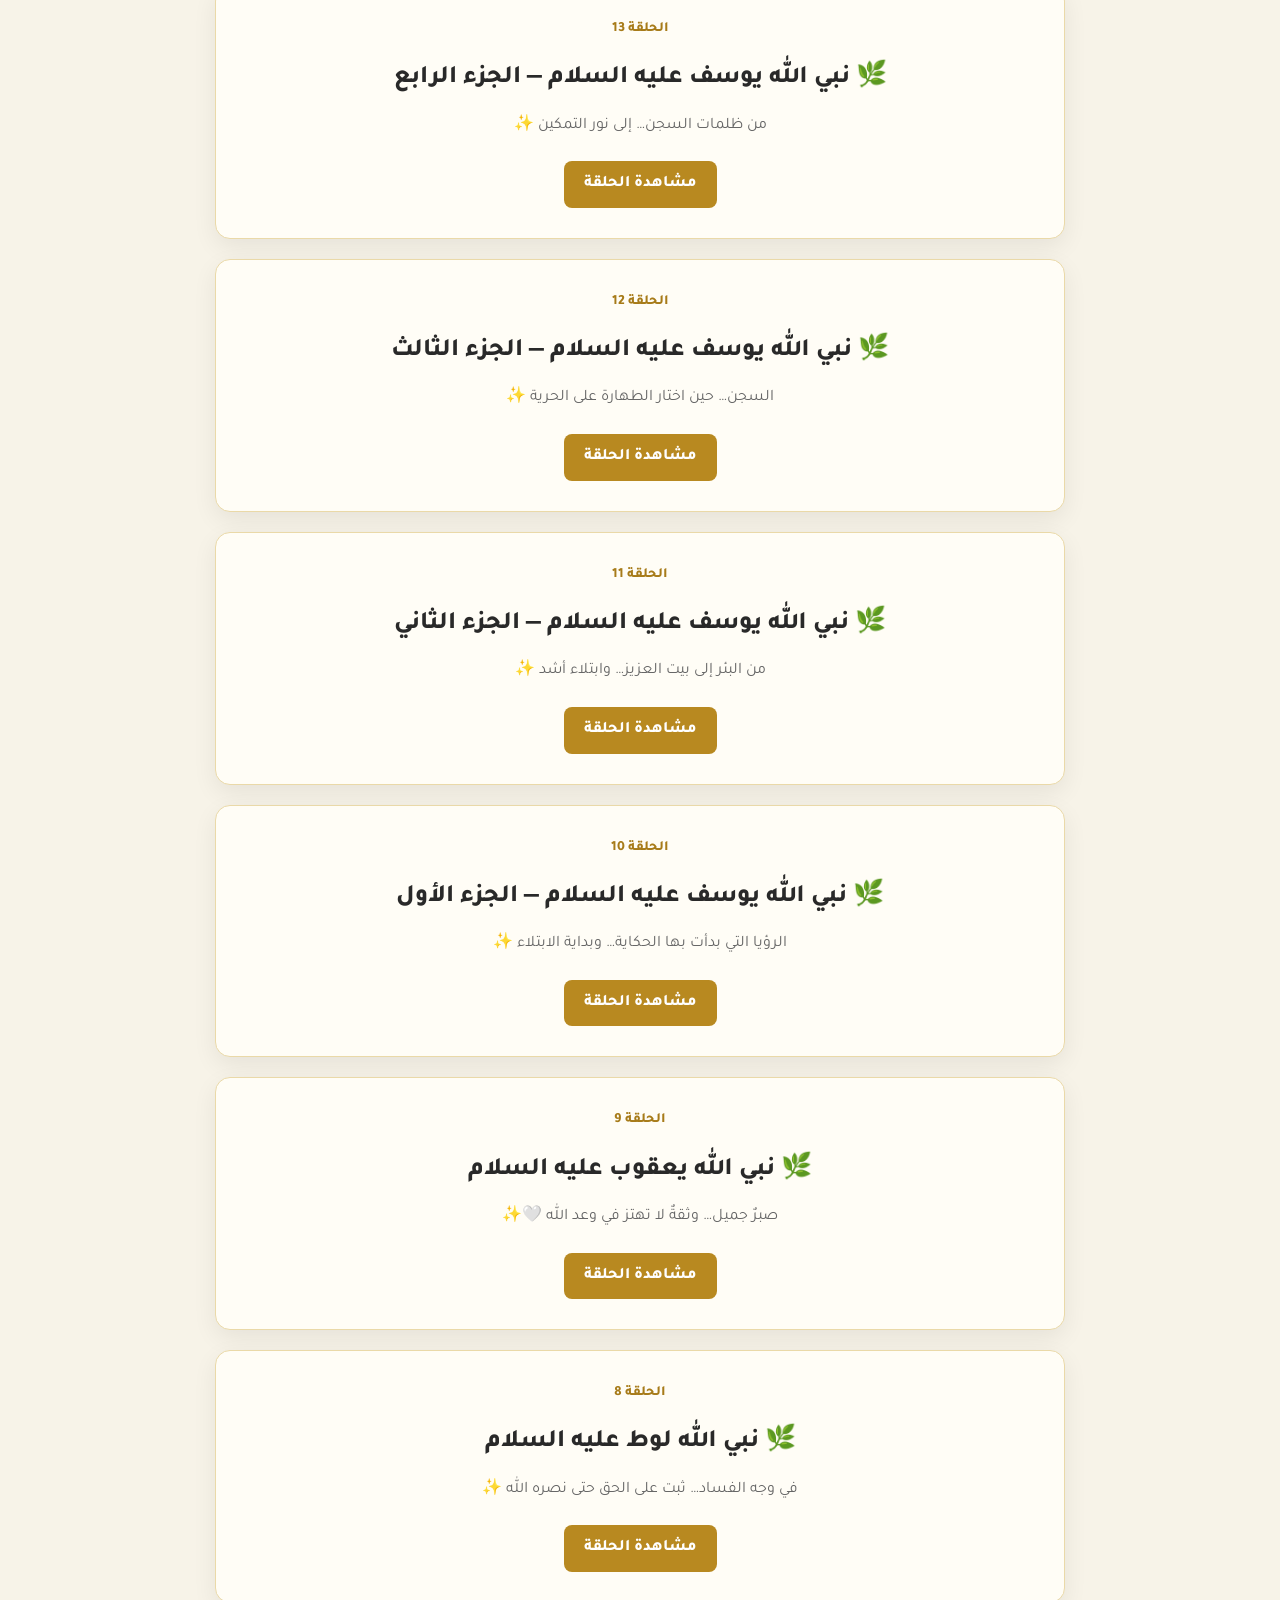
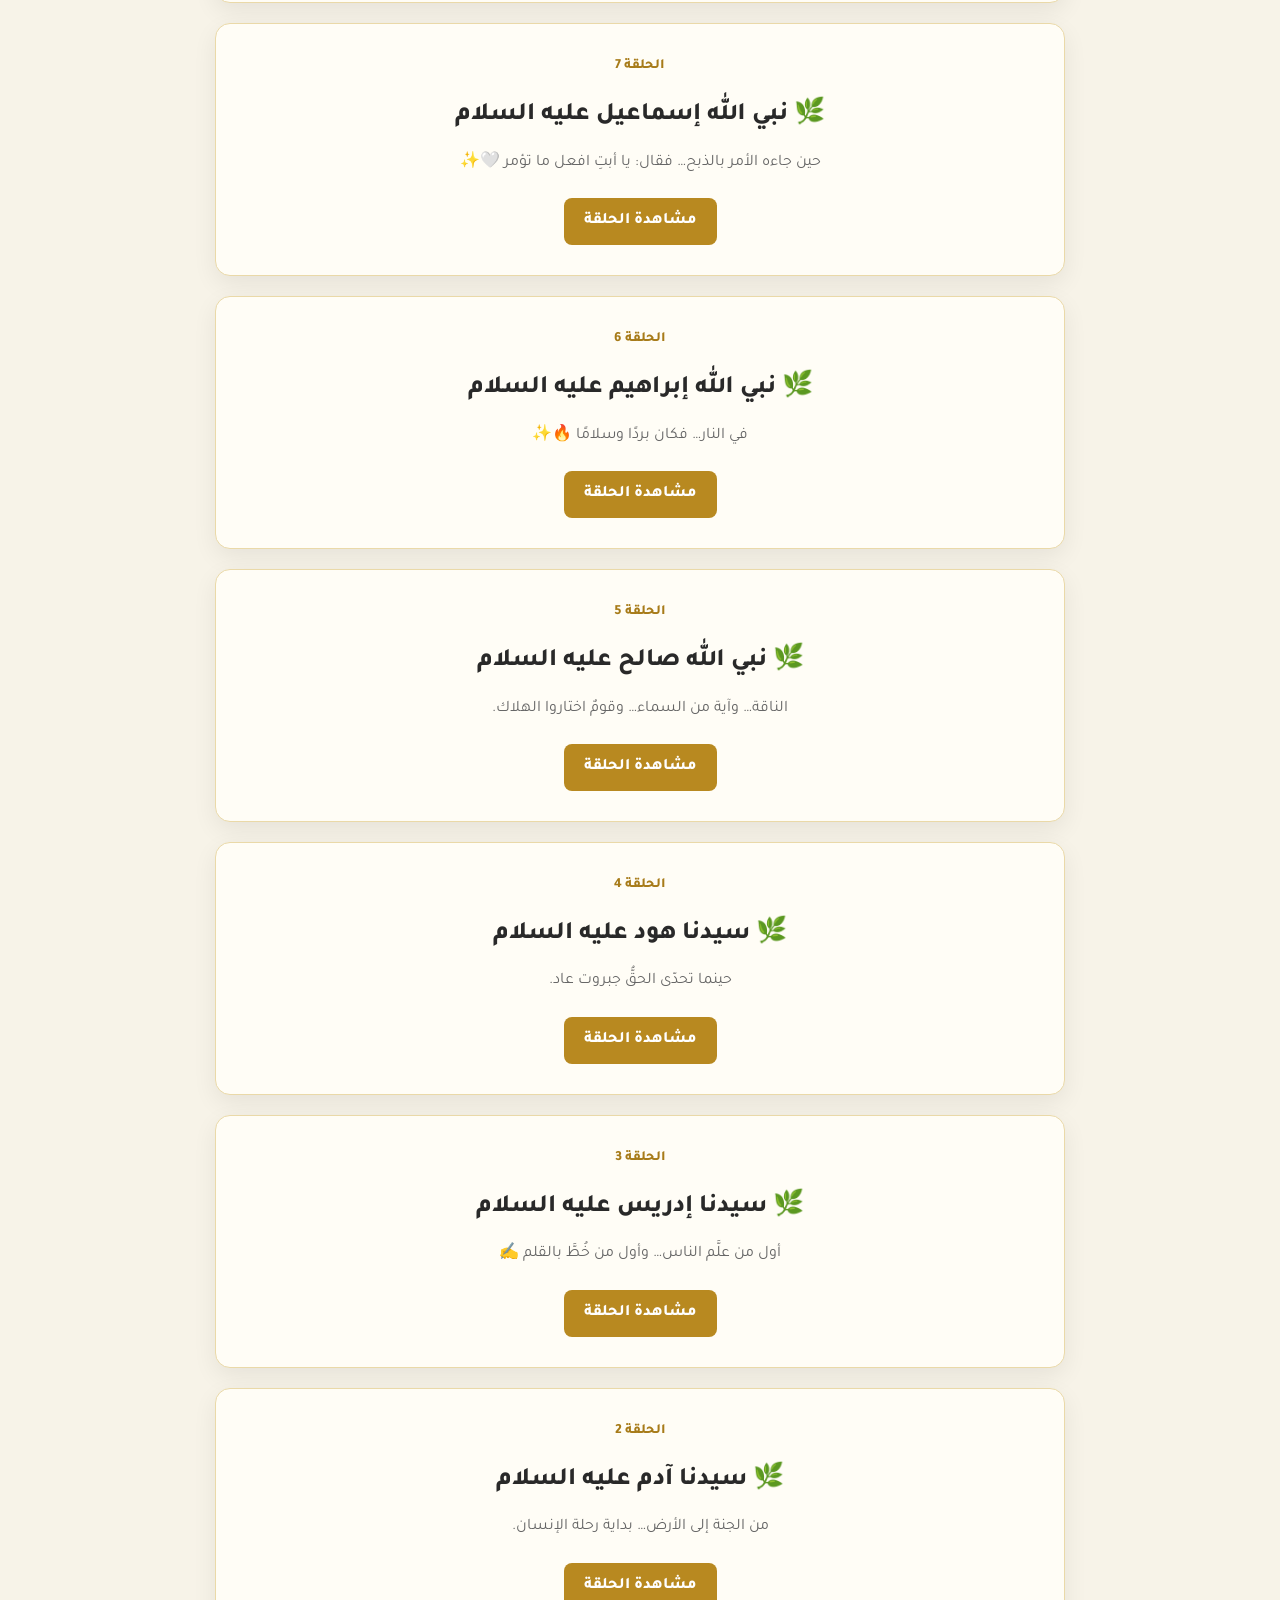
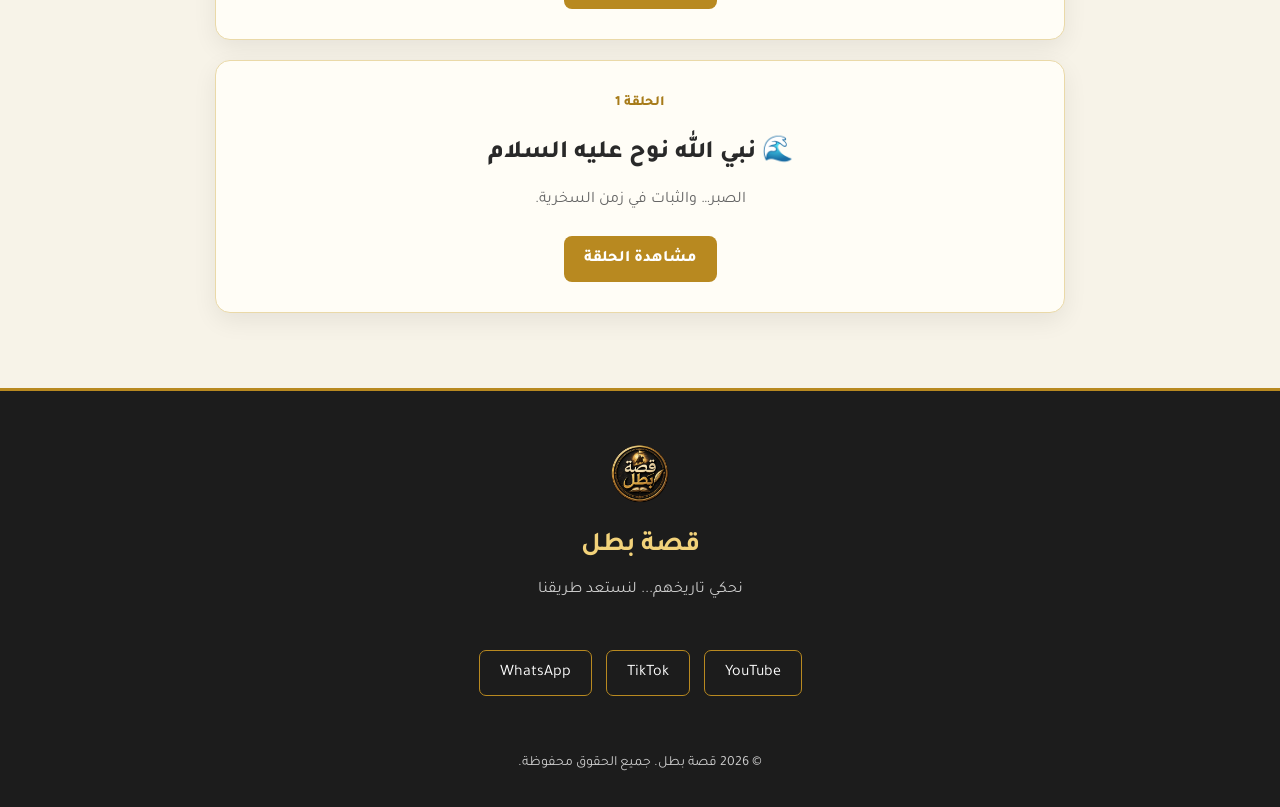
<file: ramadan.html>
<!DOCTYPE html>
<html lang="ar" dir="rtl">

<head>
    <meta charset="UTF-8">
    <meta name="viewport" content="width=device-width, initial-scale=1.0">

    <title>قصص رمضان | قصة بطل</title>
    <link rel="icon" type="image/png" href="logo.png">
    <meta name="description" content="قصة بطل - قصص الصحابة والدروس الإيمانية وقصص رمضان.">

    <link rel="preconnect" href="https://fonts.googleapis.com">
    <link rel="preconnect" href="https://fonts.gstatic.com" crossorigin>
    <link href="https://fonts.googleapis.com/css2?family=Cairo:wght@400;500;600;700;800;900&display=swap" rel="stylesheet">

    <link rel="stylesheet" href="style.css">
</head>

<body>

    <!-- رأس الموقع -->
    <header class="header">

        <button id="menu-button" class="menu-button"
            aria-label="فتح القائمة" aria-expanded="false">
            <span>‹</span>
        </button>

        <div class="site-brand">
            <img src="logo.png" alt="شعار قصة بطل">

            <div class="site-title">
                <h1>قصة بطل</h1>
                <p>نحكي تاريخهم... لنستعد طريقنا</p>
            </div>
        </div>

        <!-- مفتاح الوضع الليلي والنهاري -->
        <button id="theme-switch" class="theme-switch" aria-label="تغيير الوضع">

            <span class="switch-icon sun-icon">
                <svg viewBox="0 0 24 24">
                    <circle cx="12" cy="12" r="4"></circle>
                    <path d="M12 2v2"></path>
                    <path d="M12 20v2"></path>
                    <path d="M2 12h2"></path>
                    <path d="M20 12h2"></path>
                    <path d="m4.93 4.93 1.41 1.41"></path>
                    <path d="m17.66 17.66 1.41 1.41"></path>
                    <path d="m6.34 17.66-1.41 1.41"></path>
                    <path d="m19.07 4.93-1.41 1.41"></path>
                </svg>
            </span>

            <span class="switch-icon moon-icon">
                <svg viewBox="0 0 24 24">
                    <path d="M21 12.8A8.5 8.5 0 1 1 11.2 3 6.5 6.5 0 0 0 21 12.8Z"></path>
                </svg>
            </span>

            <span class="switch-circle">
                <svg class="active-sun" viewBox="0 0 24 24">
                    <circle cx="12" cy="12" r="4"></circle>
                    <path d="M12 2v2"></path>
                    <path d="M12 20v2"></path>
                    <path d="M2 12h2"></path>
                    <path d="M20 12h2"></path>
                    <path d="m4.93 4.93 1.41 1.41"></path>
                    <path d="m17.66 17.66 1.41 1.41"></path>
                    <path d="m6.34 17.66-1.41 1.41"></path>
                    <path d="m19.07 4.93-1.41 1.41"></path>
                </svg>

                <svg class="active-moon" viewBox="0 0 24 24">
                    <path d="M21 12.8A8.5 8.5 0 1 1 11.2 3 6.5 6.5 0 0 0 21 12.8Z"></path>
                </svg>
            </span>
        </button>
    </header>

    <!-- القائمة الجانبية -->
    <aside id="side-menu" class="side-menu">
        <div class="side-menu-header">
            <h2>أقسام الموقع</h2>
        </div>

      <nav class="side-menu-links">
    <a href="index.html">
        <svg viewBox="0 0 24 24"><path d="M10 20v-6h4v6h5v-8h3L12 3 2 12h3v8z"/></svg>
        <strong>الواجهة الرئيسية</strong>
    </a>

    <a href="companions.html">
        <svg viewBox="0 0 24 24"><path d="M12 2L4 5v6c0 5.55 3.84 10.74 8 12 4.16-1.26 8-6.45 8-12V5l-8-3zm0 4a3 3 0 1 1 0 6 3 3 0 0 1 0-6zm-5 11.2a7 7 0 0 1 10 0V18H7v-.8z"/></svg>
        <strong>قصص الصحابة</strong>
    </a>

    <a href="faith.html">
        <svg viewBox="0 0 24 24"><path d="M18 2H6c-1.1 0-2 .9-2 2v16c0 1.1.9 2 2 2h12c1.1 0 2-.9 2-2V4c0-1.1-.9-2-2-2zM6 4h5v8l-2.5-1.5L6 12V4z"/></svg>
        <strong>دروس إيمانية</strong>
    </a>

    <a href="ramadan.html">
        <svg viewBox="0 0 24 24"><path d="M12 2a2 2 0 0 0-2 2v1H7v3l2 2v6l-2 2v3h10v-3l-2-2v-6l2-2V5h-3V4a2 2 0 0 0-2-2zm0 7a1.5 1.5 0 1 1 0 3 1.5 1.5 0 0 1 0-3z"/></svg>
        <strong>قصص رمضان</strong>
    </a>
</nav>

    </aside>

    <div id="menu-overlay" class="menu-overlay"></div>

    <!-- محتوى الموقع -->
    <main>

        <!-- الواجهة الرئيسية -->
        <section class="hero">
            <div class="hero-content">
                <span class="hero-label">محمد إسماعيل</span>

                <h2>قصص رمضان</h2>

                <p>
                   رحلة إيمانية في قصص الأنبياء، من بداية خلق آدم عليه السلام
                إلى الدروس والعبر التي بقيت معنا بعد انتهاء الرحلة.
                </p>

                <a href="#episodes" class="hero-button">
                تصفح الحلقات
            </a>

        </section>

        <!-- =========================
             الحلقات
        ========================== -->
        <section class="section" id="episodes">

            <div class="section-heading">

                <div>
                    <h2>حلقات رمضان</h2>
                    <p>27 حلقة من رحلة قصص الأنبياء</p>
                </div>

            </div>


            <div class="stories">


                <!-- الحلقة 27 -->
                <article class="story-card">

                    <div class="story-content">

                        <span class="story-category">
                            الحلقة 27 والأخيرة
                        </span>

                        <h3>
                            ماذا تعلمنا من قصص الأنبياء؟
                        </h3>

                        <p class="episode-description">
                            رحلة انتهت… لكن الدرس لسه مستمر ✨🤍
                        </p>

                        <a
                            href="https://www.facebook.com/reel/1452520686253719?mibextid=9drbnH&s=yWDuG2&fs=e"
                            class="story-button"
                            target="_blank"
                            rel="noopener noreferrer"
                        >
                            مشاهدة الحلقة
                        </a>

                    </div>

                </article>


                <!-- الحلقة 26 -->
                <article class="story-card">

                    <div class="story-content">

                        <span class="story-category">
                            الحلقة 26
                        </span>

                        <h3>
                            🌿 نبي الله سليمان عليه السلام
                        </h3>

                        <p class="episode-description">
                            ملكٌ لا ينبغي لأحد… ودعوةٌ غيّرت أمة ✨
                        </p>

                        <a
                            href="https://www.facebook.com/reel/918049991020876?mibextid=9drbnH&s=yWDuG2&fs=e"
                            class="story-button"
                            target="_blank"
                            rel="noopener noreferrer"
                        >
                            مشاهدة الحلقة
                        </a>

                    </div>

                </article>


                <!-- الحلقة 25 -->
                <article class="story-card">

                    <div class="story-content">

                        <span class="story-category">
                            الحلقة 25
                        </span>

                        <h3>
                            🌿 نبي الله داود عليه السلام
                        </h3>

                        <p class="episode-description">
                            من راعٍ بسيط… إلى ملك يهزم الجبابرة ✨⚔️
                        </p>

                        <a
                            href="https://www.facebook.com/reel/1566374401326109?mibextid=9drbnH&s=yWDuG2&fs=e"
                            class="story-button"
                            target="_blank"
                            rel="noopener noreferrer"
                        >
                            مشاهدة الحلقة
                        </a>

                    </div>

                </article>


                <!-- الحلقة 24 -->
                <article class="story-card">

                    <div class="story-content">

                        <span class="story-category">
                            الحلقة 24
                        </span>

                        <h3>
                            🌿 قصة طالوت وجالوت
                        </h3>

                        <p class="episode-description">
                            كيف انتصرت الفئة القليلة على الجيش العظيم؟ ✨
                        </p>

                        <a
                            href="https://www.facebook.com/reel/1479048283587863?mibextid=9drbnH&s=yWDuG2&fs=e"
                            class="story-button"
                            target="_blank"
                            rel="noopener noreferrer"
                        >
                            مشاهدة الحلقة
                        </a>

                    </div>

                </article>


                <!-- الحلقة 23 -->
                <article class="story-card">

                    <div class="story-content">

                        <span class="story-category">
                            الحلقة 23
                        </span>

                        <h3>
                            🌿 نبي الله موسى عليه السلام — الجزء السابع والأخير
                        </h3>

                        <p class="episode-description">
                            أربعون سنة في التيه… الدرس الأخير في قصة موسى ✨
                        </p>

                        <a
                            href="https://www.facebook.com/reel/962175982906166?mibextid=9drbnH&s=yWDuG2&fs=e"
                            class="story-button"
                            target="_blank"
                            rel="noopener noreferrer"
                        >
                            مشاهدة الحلقة
                        </a>

                    </div>

                </article>


                <!-- الحلقة 22 -->
                <article class="story-card">

                    <div class="story-content">

                        <span class="story-category">
                            الحلقة 22
                        </span>

                        <h3>
                            🌿 نبي الله موسى عليه السلام — الجزء السادس
                        </h3>

                        <p class="episode-description">
                            بعد النجاة من البحر… بدأ امتحان القلوب ✨
                        </p>

                        <a
                            href="https://www.facebook.com/reel/1447907086879738?mibextid=9drbnH&s=yWDuG2&fs=e"
                            class="story-button"
                            target="_blank"
                            rel="noopener noreferrer"
                        >
                            مشاهدة الحلقة
                        </a>

                    </div>

                </article>


                <!-- الحلقة 21 -->
                <article class="story-card">

                    <div class="story-content">

                        <span class="story-category">
                            الحلقة 21
                        </span>

                        <h3>
                            🌿 نبي الله موسى عليه السلام — الجزء الخامس
                        </h3>

                        <p class="episode-description">
                            أمام البحر… حين ينقطع الأمل وتأتي المعجزة 🌊✨
                        </p>

                        <a
                            href="https://www.facebook.com/reel/1479489730193308?mibextid=9drbnH&s=yWDuG2&fs=e"
                            class="story-button"
                            target="_blank"
                            rel="noopener noreferrer"
                        >
                            مشاهدة الحلقة
                        </a>

                    </div>

                </article>


                <!-- الحلقة 20 -->
                <article class="story-card">

                    <div class="story-content">

                        <span class="story-category">
                            الحلقة 20
                        </span>

                        <h3>
                            🌿 نبي الله موسى عليه السلام — الجزء الرابع
                        </h3>

                        <p class="episode-description">
                            المواجهة الكبرى… والحق يظهر أمام الناس ✨
                        </p>

                        <a
                            href="https://www.facebook.com/reel/1271193858280391?mibextid=9drbnH&s=yWDuG2&fs=e"
                            class="story-button"
                            target="_blank"
                            rel="noopener noreferrer"
                        >
                            مشاهدة الحلقة
                        </a>

                    </div>

                </article>


                <!-- الحلقة 19 -->
                <article class="story-card">

                    <div class="story-content">

                        <span class="story-category">
                            الحلقة 19
                        </span>

                        <h3>
                            🌿 نبي الله موسى عليه السلام — الجزء الثالث
                        </h3>

                        <p class="episode-description">
                            عند النار… بدأ النداء وبداية الرسالة ✨
                        </p>

                        <a
                            href="https://www.facebook.com/reel/2428372407615051?mibextid=9drbnH&s=yWDuG2&fs=e"
                            class="story-button"
                            target="_blank"
                            rel="noopener noreferrer"
                        >
                            مشاهدة الحلقة
                        </a>

                    </div>

                </article>


                <!-- الحلقة 18 -->
                <article class="story-card">

                    <div class="story-content">

                        <span class="story-category">
                            الحلقة 18
                        </span>

                        <h3>
                            🌿 نبي الله موسى عليه السلام — الجزء الثاني
                        </h3>

                        <p class="episode-description">
                            من قصر فرعون… إلى بداية طريق القدر والرسالة ✨
                        </p>

                        <a
                            href="https://www.facebook.com/reel/914710647837374?mibextid=9drbnH&s=yWDuG2&fs=e"
                            class="story-button"
                            target="_blank"
                            rel="noopener noreferrer"
                        >
                            مشاهدة الحلقة
                        </a>

                    </div>

                </article>


                <!-- الحلقة 17 -->
                <article class="story-card">

                    <div class="story-content">

                        <span class="story-category">
                            الحلقة 17
                        </span>

                        <h3>
                            🌿 نبي الله موسى عليه السلام — الجزء الأول
                        </h3>

                        <p class="episode-description">
                            من مولده في زمن فرعون… إلى نجاته وهو طفل بأمر الله ✨
                        </p>

                        <a
                            href="https://www.facebook.com/reel/2131232267634276?mibextid=9drbnH&s=yWDuG2&fs=e"
                            class="story-button"
                            target="_blank"
                            rel="noopener noreferrer"
                        >
                            مشاهدة الحلقة
                        </a>

                    </div>

                </article>


                <!-- الحلقة 16 -->
                <article class="story-card">

                    <div class="story-content">

                        <span class="story-category">
                            الحلقة 16
                        </span>

                        <h3>
                            🌿 نبي الله يونس عليه السلام
                        </h3>

                        <p class="episode-description">
                            في ظلمات البحر… فكان الدعاء طريق النجاة 🐋✨
                        </p>

                        <a
                            href="https://www.facebook.com/reel/896536649888500?mibextid=9drbnH&s=yWDuG2&fs=e"
                            class="story-button"
                            target="_blank"
                            rel="noopener noreferrer"
                        >
                            مشاهدة الحلقة
                        </a>

                    </div>

                </article>


                <!-- الحلقة 15 -->
                <article class="story-card">

                    <div class="story-content">

                        <span class="story-category">
                            الحلقة 15
                        </span>

                        <h3>
                            🌿 نبي الله أيوب عليه السلام
                        </h3>

                        <p class="episode-description">
                            الصبر على البلاء… والفرج بعد سنوات الألم ✨
                        </p>

                        <a
                            href="https://www.facebook.com/reel/1490903792467611?mibextid=9drbnH&s=yWDuG2&fs=e"
                            class="story-button"
                            target="_blank"
                            rel="noopener noreferrer"
                        >
                            مشاهدة الحلقة
                        </a>

                    </div>

                </article>


                <!-- فيديو الذكرى والجائزة -->
                <article class="story-card">

                    <div class="story-content">

                        <span class="story-category">
                            ذكرى من رمضان 🤍
                        </span>

                        <h3>
                            موقف جميل جدًا في درس علم...
                        </h3>

                        <p class="episode-description">
                            وهذه الجائزة التي حصلت عليها 🤍📖
                        </p>

                        <a
                            href="https://www.facebook.com/reel/2471758736589017?mibextid=9drbnH&s=yWDuG2&fs=e"
                            class="story-button"
                            target="_blank"
                            rel="noopener noreferrer"
                        >
                            مشاهدة الفيديو
                        </a>

                    </div>

                </article>


                <!-- الحلقة 14 -->
                <article class="story-card">

                    <div class="story-content">

                        <span class="story-category">
                            الحلقة 14
                        </span>

                        <h3>
                            🌿 نبي الله يوسف عليه السلام — الجزء الخامس والأخير
                        </h3>

                        <p class="episode-description">
                            لمّ الشمل… وتحقيق الرؤيا بعد سنين الصبر ✨
                        </p>

                        <a
                            href="https://www.facebook.com/reel/1617873399540978?mibextid=9drbnH&s=yWDuG2&fs=e"
                            class="story-button"
                            target="_blank"
                            rel="noopener noreferrer"
                        >
                            مشاهدة الحلقة
                        </a>

                    </div>

                </article>


                <!-- الحلقة 13 -->
                <article class="story-card">

                    <div class="story-content">

                        <span class="story-category">
                            الحلقة 13
                        </span>

                        <h3>
                            🌿 نبي الله يوسف عليه السلام — الجزء الرابع
                        </h3>

                        <p class="episode-description">
                            من ظلمات السجن… إلى نور التمكين ✨
                        </p>

                        <a
                            href="https://www.facebook.com/reel/1679372233053112?mibextid=9drbnH&s=yWDuG2&fs=e"
                            class="story-button"
                            target="_blank"
                            rel="noopener noreferrer"
                        >
                            مشاهدة الحلقة
                        </a>

                    </div>

                </article>


                <!-- الحلقة 12 -->
                <article class="story-card">

                    <div class="story-content">

                        <span class="story-category">
                            الحلقة 12
                        </span>

                        <h3>
                            🌿 نبي الله يوسف عليه السلام — الجزء الثالث
                        </h3>

                        <p class="episode-description">
                            السجن… حين اختار الطهارة على الحرية ✨
                        </p>

                        <a
                            href="https://www.facebook.com/reel/2356576058180531?mibextid=9drbnH&s=yWDuG2&fs=e"
                            class="story-button"
                            target="_blank"
                            rel="noopener noreferrer"
                        >
                            مشاهدة الحلقة
                        </a>

                    </div>

                </article>


                <!-- الحلقة 11 -->
                <article class="story-card">

                    <div class="story-content">

                        <span class="story-category">
                            الحلقة 11
                        </span>

                        <h3>
                            🌿 نبي الله يوسف عليه السلام — الجزء الثاني
                        </h3>

                        <p class="episode-description">
                            من البئر إلى بيت العزيز… وابتلاء أشد ✨
                        </p>

                        <a
                            href="https://www.facebook.com/reel/1049240394919809?mibextid=9drbnH&s=yWDuG2&fs=e"
                            class="story-button"
                            target="_blank"
                            rel="noopener noreferrer"
                        >
                            مشاهدة الحلقة
                        </a>

                    </div>

                </article>


                <!-- الحلقة 10 -->
                <article class="story-card">

                    <div class="story-content">

                        <span class="story-category">
                            الحلقة 10
                        </span>

                        <h3>
                            🌿 نبي الله يوسف عليه السلام — الجزء الأول
                        </h3>

                        <p class="episode-description">
                            الرؤيا التي بدأت بها الحكاية… وبداية الابتلاء ✨
                        </p>

                        <a
                            href="https://www.facebook.com/reel/1579315946672658?mibextid=9drbnH&s=yWDuG2&fs=e"
                            class="story-button"
                            target="_blank"
                            rel="noopener noreferrer"
                        >
                            مشاهدة الحلقة
                        </a>

                    </div>

                </article>


                <!-- الحلقة 9 -->
                <article class="story-card">

                    <div class="story-content">

                        <span class="story-category">
                            الحلقة 9
                        </span>

                        <h3>
                            🌿 نبي الله يعقوب عليه السلام
                        </h3>

                        <p class="episode-description">
                            صبرٌ جميل… وثقةٌ لا تهتز في وعد الله 🤍✨
                        </p>

                        <a
                            href="https://www.facebook.com/reel/897301446532573?mibextid=9drbnH&s=yWDuG2&fs=e"
                            class="story-button"
                            target="_blank"
                            rel="noopener noreferrer"
                        >
                            مشاهدة الحلقة
                        </a>

                    </div>

                </article>


                <!-- الحلقة 8 -->
                <article class="story-card">

                    <div class="story-content">

                        <span class="story-category">
                            الحلقة 8
                        </span>

                        <h3>
                            🌿 نبي الله لوط عليه السلام
                        </h3>

                        <p class="episode-description">
                            في وجه الفساد… ثبت على الحق حتى نصره الله ✨
                        </p>

                        <a
                            href="https://www.facebook.com/reel/2010677859828460?mibextid=9drbnH&s=yWDuG2&fs=e"
                            class="story-button"
                            target="_blank"
                            rel="noopener noreferrer"
                        >
                            مشاهدة الحلقة
                        </a>

                    </div>

                </article>


                <!-- الحلقة 7 -->
                <article class="story-card">

                    <div class="story-content">

                        <span class="story-category">
                            الحلقة 7
                        </span>

                        <h3>
                            🌿 نبي الله إسماعيل عليه السلام
                        </h3>

                        <p class="episode-description">
                            حين جاءه الأمر بالذبح… فقال: يا أبتِ افعل ما تؤمر 🤍✨
                        </p>

                        <a
                            href="https://www.facebook.com/reel/25829710819985342?mibextid=9drbnH&s=yWDuG2&fs=e"
                            class="story-button"
                            target="_blank"
                            rel="noopener noreferrer"
                        >
                            مشاهدة الحلقة
                        </a>

                    </div>

                </article>


                <!-- الحلقة 6 -->
                <article class="story-card">

                    <div class="story-content">

                        <span class="story-category">
                            الحلقة 6
                        </span>

                        <h3>
                            🌿 نبي الله إبراهيم عليه السلام
                        </h3>

                        <p class="episode-description">
                            في النار… فكان بردًا وسلامًا 🔥✨
                        </p>

                        <a
                            href="https://www.facebook.com/reel/1551665685913303?mibextid=9drbnH&s=yWDuG2&fs=e"
                            class="story-button"
                            target="_blank"
                            rel="noopener noreferrer"
                        >
                            مشاهدة الحلقة
                        </a>

                    </div>

                </article>


                <!-- الحلقة 5 -->
                <article class="story-card">

                    <div class="story-content">

                        <span class="story-category">
                            الحلقة 5
                        </span>

                        <h3>
                            🌿 نبي الله صالح عليه السلام
                        </h3>

                        <p class="episode-description">
                            الناقة… وآية من السماء… وقومٌ اختاروا الهلاك.
                        </p>

                        <a
                            href="https://www.facebook.com/reel/931513276066264?mibextid=9drbnH&s=yWDuG2&fs=e"
                            class="story-button"
                            target="_blank"
                            rel="noopener noreferrer"
                        >
                            مشاهدة الحلقة
                        </a>

                    </div>

                </article>


                <!-- الحلقة 4 -->
                <article class="story-card">

                    <div class="story-content">

                        <span class="story-category">
                            الحلقة 4
                        </span>

                        <h3>
                            🌿 سيدنا هود عليه السلام
                        </h3>

                        <p class="episode-description">
                            حينما تحدّى الحقُّ جبروت عاد.
                        </p>

                        <a
                            href="https://www.facebook.com/reel/1392676468834761?mibextid=9drbnH&s=yWDuG2&fs=e"
                            class="story-button"
                            target="_blank"
                            rel="noopener noreferrer"
                        >
                            مشاهدة الحلقة
                        </a>

                    </div>

                </article>


                <!-- الحلقة 3 -->
                <article class="story-card">

                    <div class="story-content">

                        <span class="story-category">
                            الحلقة 3
                        </span>

                        <h3>
                            🌿 سيدنا إدريس عليه السلام
                        </h3>

                        <p class="episode-description">
                            أول من علَّم الناس… وأول من خُطَّ بالقلم ✍️
                        </p>

                        <a
                            href="https://www.facebook.com/reel/1988713548342498?mibextid=9drbnH&s=yWDuG2&fs=e"
                            class="story-button"
                            target="_blank"
                            rel="noopener noreferrer"
                        >
                            مشاهدة الحلقة
                        </a>

                    </div>

                </article>


                <!-- الحلقة 2 -->
                <article class="story-card">

                    <div class="story-content">

                        <span class="story-category">
                            الحلقة 2
                        </span>

                        <h3>
                            🌿 سيدنا آدم عليه السلام
                        </h3>

                        <p class="episode-description">
                            من الجنة إلى الأرض… بداية رحلة الإنسان.
                        </p>

                        <a
                            href="https://www.facebook.com/reel/2398590533911752?mibextid=9drbnH&s=yWDuG2&fs=e"
                            class="story-button"
                            target="_blank"
                            rel="noopener noreferrer"
                        >
                            مشاهدة الحلقة
                        </a>

                    </div>

                </article>


                <!-- الحلقة 1 -->
                <article class="story-card">

                    <div class="story-content">

                        <span class="story-category">
                            الحلقة 1
                        </span>

                        <h3>
                            🌊 نبي الله نوح عليه السلام
                        </h3>

                        <p class="episode-description">
                            الصبر… والثبات في زمن السخرية.
                        </p>

                        <a
                            href="https://www.facebook.com/reel/2301419200269744/?mibextid=9drbnH&s=yWDuG2&fs=e"
                            class="story-button"
                            target="_blank"
                            rel="noopener noreferrer"
                        >
                            مشاهدة الحلقة
                        </a>

                    </div>

                </article>


            </div>

        </section>

    </main>

     <!-- تذييل الموقع -->
    <footer class="footer">
        <img src="logo.png" alt="شعار قصة بطل" class="footer-logo">

        <h2>قصة بطل</h2>

        <p>نحكي تاريخهم... لنستعد طريقنا</p>

        <div class="social-links">
            <a
                href="https://youtube.com/@qessat_batal?si=eOJLXFC_hpmh3WaE"
                target="_blank"
                rel="noopener noreferrer">
                YouTube
            </a>

            <a
                href="https://www.tiktok.com/@mohamedesmail0909"
                target="_blank"
                rel="noopener noreferrer">
                TikTok
            </a>

            <a
                href="https://whatsapp.com/channel/0029Va90YHeKrWQqsLCKCA2P"
                target="_blank"
                rel="noopener noreferrer">
                WhatsApp
            </a>
        </div>

        <p class="copyright">&copy; 2026 قصة بطل. جميع الحقوق محفوظة.</p>
    </footer>

    <script src="script.js"></script>

    <script src="chatbot.js"></script>
</body>

</html>
</file>
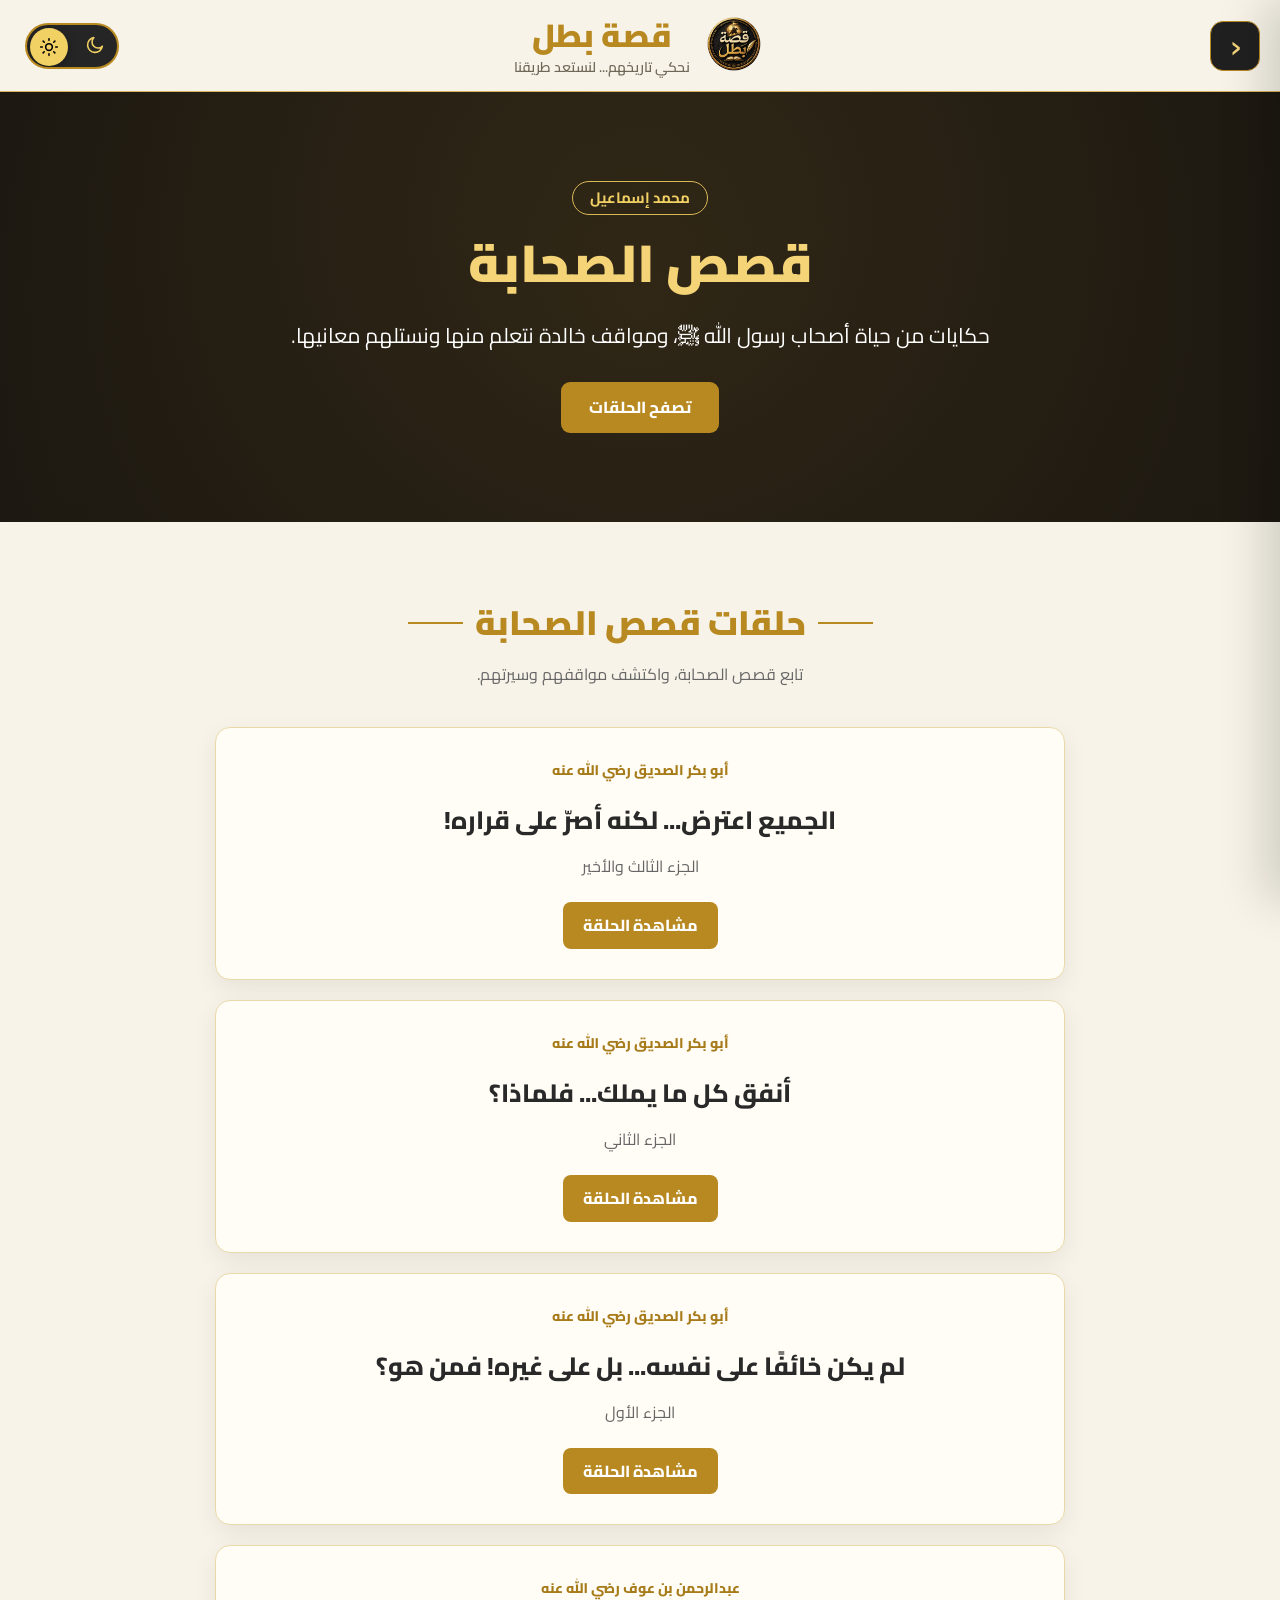
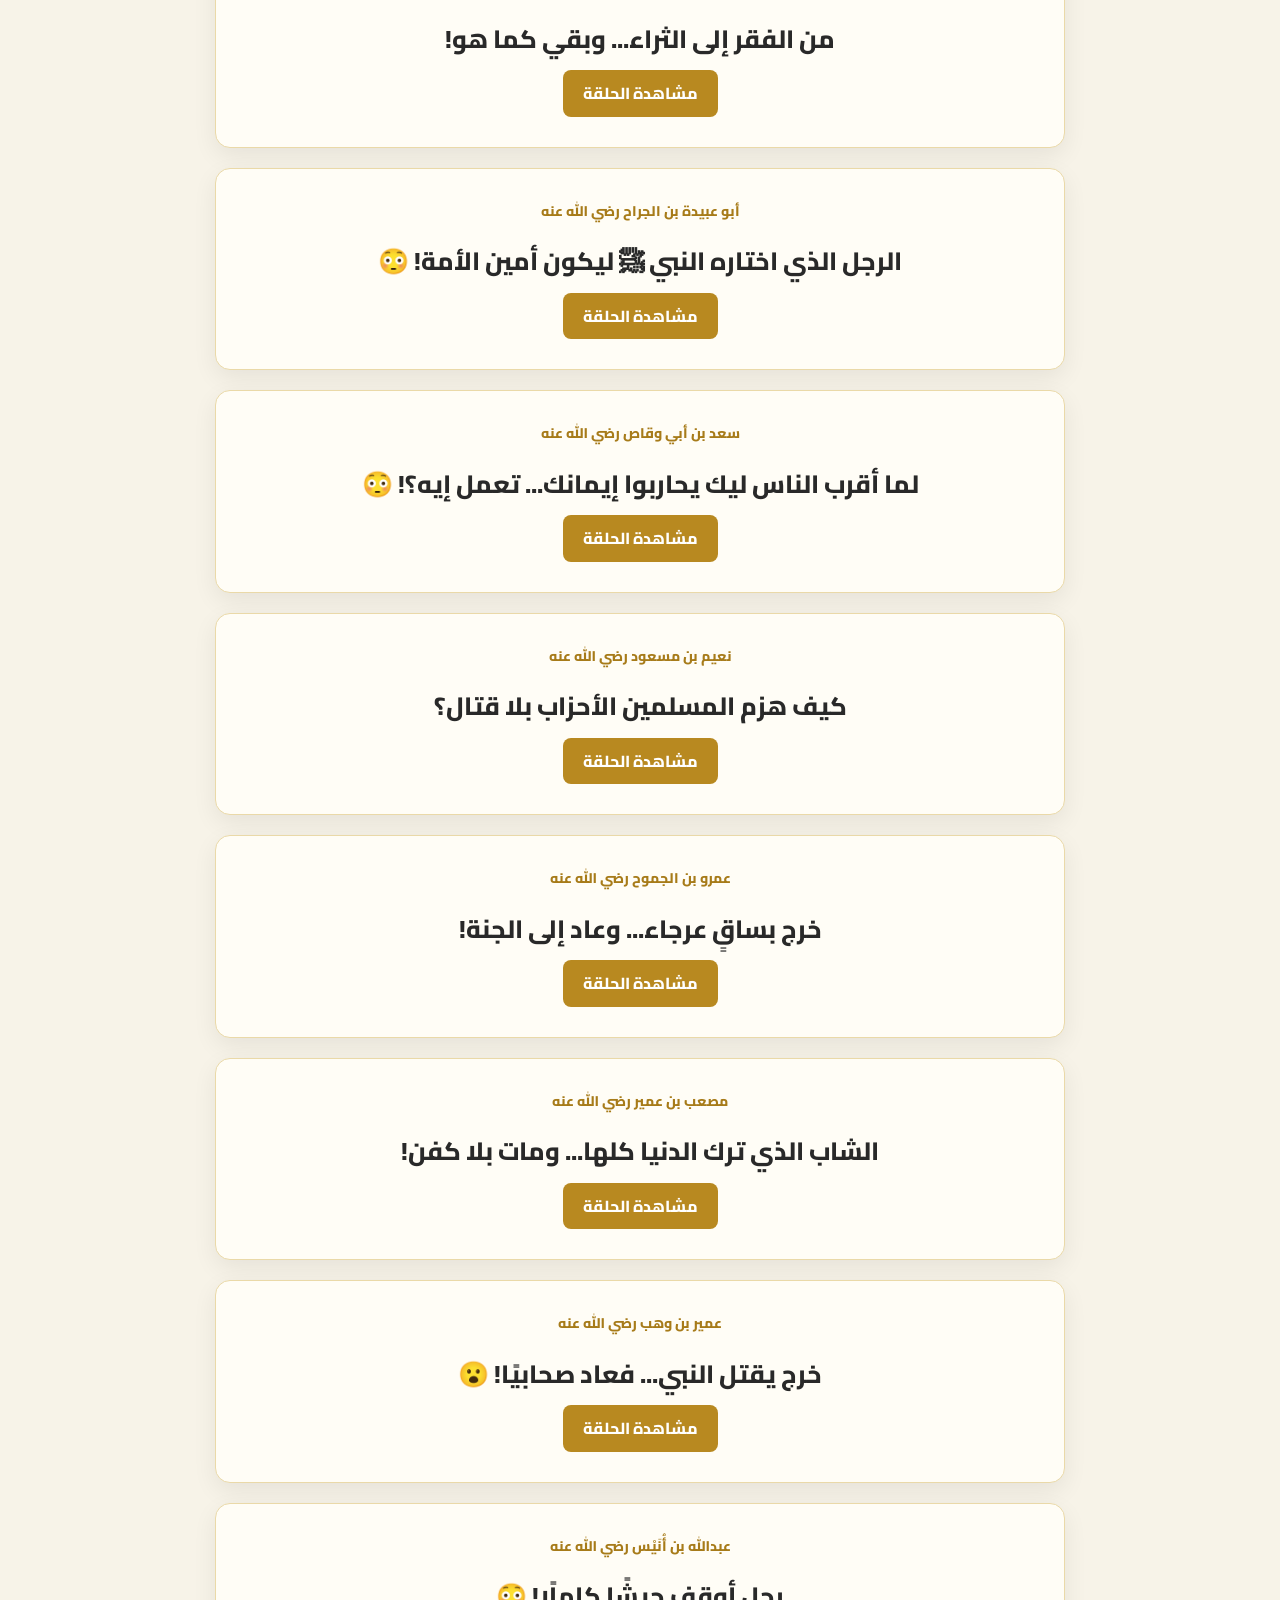
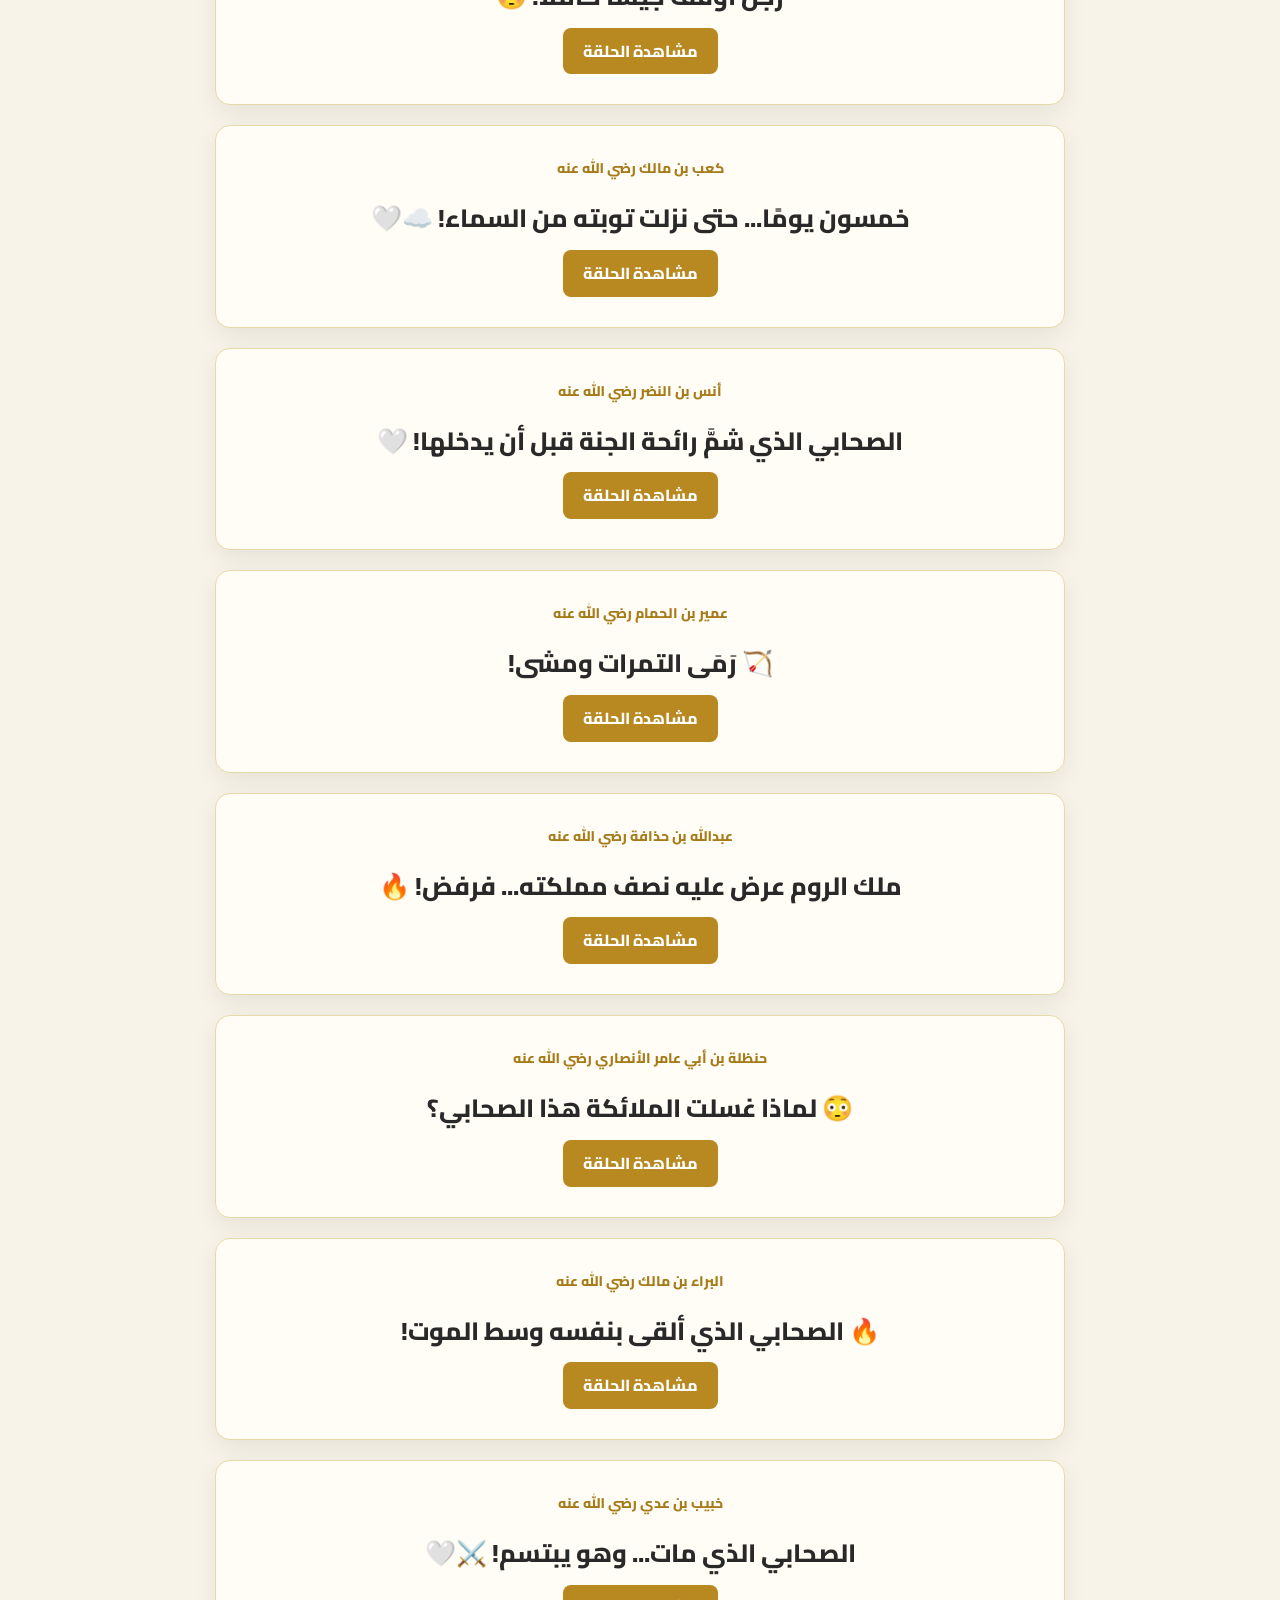
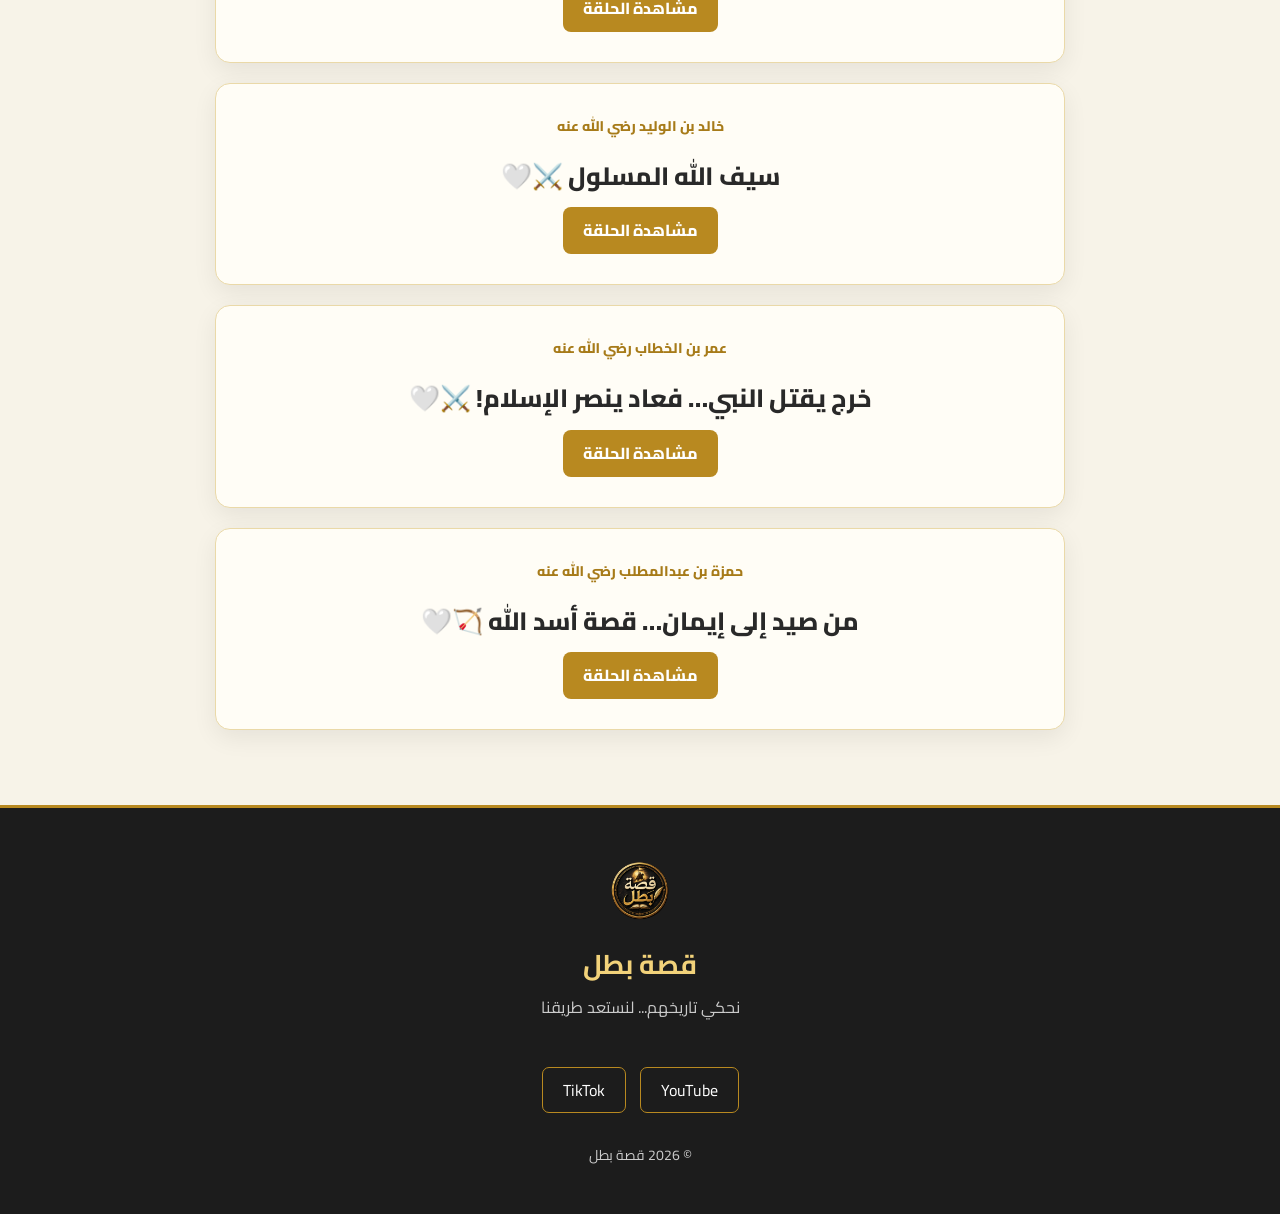
<file: QessatBatal/companions.html>
<!DOCTYPE html>
<html lang="ar" dir="rtl">

<head>
    <meta charset="UTF-8">
    <meta name="viewport" content="width=device-width, initial-scale=1.0">

    <title>قصص الصحابة | قصة بطل</title>
    <meta name="description" content="اكتشف قصص الصحابة ومواقفهم في قناة قصة بطل.">

    <link rel="preconnect" href="https://fonts.googleapis.com">
    <link rel="preconnect" href="https://fonts.gstatic.com" crossorigin>
    <link href="https://fonts.googleapis.com/css2?family=Cairo:wght@400;500;600;700;800;900&display=swap" rel="stylesheet">

    <link rel="stylesheet" href="style.css">
</head>

<body>

    <!-- رأس الموقع -->
    <header class="header">

        <button id="menu-button" class="menu-button"
            aria-label="فتح القائمة" aria-expanded="false">
            <span>‹</span>
        </button>

        <div class="site-brand">
            <img src="logo.png" alt="شعار قصة بطل">

            <div class="site-title">
                <h1>قصة بطل</h1>
                <p>نحكي تاريخهم... لنستعد طريقنا</p>
            </div>
        </div>

        <!-- مفتاح الليل والنهار -->
        <button id="theme-switch" class="theme-switch" aria-label="تغيير الوضع">

            <span class="switch-icon sun-icon">
                <svg viewBox="0 0 24 24">
                    <circle cx="12" cy="12" r="4"></circle>
                    <path d="M12 2v2"></path>
                    <path d="M12 20v2"></path>
                    <path d="M2 12h2"></path>
                    <path d="M20 12h2"></path>
                    <path d="m4.93 4.93 1.41 1.41"></path>
                    <path d="m17.66 17.66 1.41 1.41"></path>
                    <path d="m6.34 17.66-1.41 1.41"></path>
                    <path d="m19.07 4.93-1.41 1.41"></path>
                </svg>
            </span>

            <span class="switch-icon moon-icon">
                <svg viewBox="0 0 24 24">
                    <path d="M21 12.8A8.5 8.5 0 1 1 11.2 3 6.5 6.5 0 0 0 21 12.8Z"></path>
                </svg>
            </span>

            <span class="switch-circle">
                <svg class="active-sun" viewBox="0 0 24 24">
                    <circle cx="12" cy="12" r="4"></circle>
                    <path d="M12 2v2"></path>
                    <path d="M12 20v2"></path>
                    <path d="M2 12h2"></path>
                    <path d="M20 12h2"></path>
                    <path d="m4.93 4.93 1.41 1.41"></path>
                    <path d="m17.66 17.66 1.41 1.41"></path>
                    <path d="m6.34 17.66-1.41 1.41"></path>
                    <path d="m19.07 4.93-1.41 1.41"></path>
                </svg>

                <svg class="active-moon" viewBox="0 0 24 24">
                    <path d="M21 12.8A8.5 8.5 0 1 1 11.2 3 6.5 6.5 0 0 0 21 12.8Z"></path>
                </svg>
            </span>
        </button>

    </header>

    <!-- القائمة الجانبية -->
    <aside id="side-menu" class="side-menu">

        <div class="side-menu-header">
            <h2>أقسام الموقع</h2>
        </div>

        <nav class="side-menu-links">
    <a href="index.html">
        <span>🏠</span>
        <strong>الواجهة الرئيسية</strong>
    </a>

    <a href="companions.html">
        <span>⚔️</span>
        <strong>قصص الصحابة</strong>
    </a>

    <a href="faith.html">
        <span>✦</span>
        <strong>دروس إيمانية</strong>
    </a>

    <a href="ramadan.html">
        <span>☪️</span>
        <strong>قصص رمضان</strong>
    </a>
</nav>
    </aside>

    <div id="menu-overlay" class="menu-overlay"></div>

    <!-- محتوى الصفحة -->
    <main>

        <section class="hero">
            <div class="hero-content">
                <span class="hero-label">محمد إسماعيل</span>

                <h2>قصص الصحابة</h2>

                <p>
                    حكايات من حياة أصحاب رسول الله ﷺ،
                    ومواقف خالدة نتعلم منها ونستلهم معانيها.
                </p>

                <a href="#episodes" class="hero-button">
                    تصفح الحلقات
                </a>
            </div>
        </section>

        <!-- قائمة حلقات قصص الصحابة -->
<section class="section" id="episodes">

    <div class="section-heading">
        <span class="section-line"></span>
        <h2>حلقات قصص الصحابة</h2>
        <span class="section-line"></span>
    </div>

    <p class="section-intro">
        تابع قصص الصحابة، واكتشف مواقفهم وسيرتهم.
    </p>

    <div class="stories">

        <!-- EPISODES_START -->

        <!-- أبو بكر الصديق - الجزء الثالث -->
        <article class="story-card">
            <div class="story-content">
                <span class="story-category">أبو بكر الصديق رضي الله عنه</span>
                <h3>الجميع اعترض... لكنه أصرّ على قراره!</h3>
                <p class="episode-description">الجزء الثالث والأخير</p>
                <a href="https://www.facebook.com/share/v/1DpKXE247Q/"
                   class="story-button" target="_blank" rel="noopener noreferrer">
                    مشاهدة الحلقة
                </a>
            </div>
        </article>

        <!-- أبو بكر الصديق - الجزء الثاني -->
        <article class="story-card">
            <div class="story-content">
                <span class="story-category">أبو بكر الصديق رضي الله عنه</span>
                <h3>أنفق كل ما يملك... فلماذا؟</h3>
                <p class="episode-description">الجزء الثاني</p>
                <a href="https://www.facebook.com/share/v/1VxCyqMNDr/"
                   class="story-button" target="_blank" rel="noopener noreferrer">
                    مشاهدة الحلقة
                </a>
            </div>
        </article>

        <!-- أبو بكر الصديق - الجزء الأول -->
        <article class="story-card">
            <div class="story-content">
                <span class="story-category">أبو بكر الصديق رضي الله عنه</span>
                <h3>لم يكن خائفًا على نفسه... بل على غيره! فمن هو؟</h3>
                <p class="episode-description">الجزء الأول</p>
                <a href="https://www.facebook.com/share/v/19a155gAfN/"
                   class="story-button" target="_blank" rel="noopener noreferrer">
                    مشاهدة الحلقة
                </a>
            </div>
        </article>

        <!-- عبدالرحمن بن عوف -->
        <article class="story-card">
            <div class="story-content">
                <span class="story-category">عبدالرحمن بن عوف رضي الله عنه</span>
                <h3>من الفقر إلى الثراء... وبقي كما هو!</h3>
                <a href="https://www.facebook.com/share/v/1FKwQbidU6/"
                   class="story-button" target="_blank" rel="noopener noreferrer">
                    مشاهدة الحلقة
                </a>
            </div>
        </article>

        <!-- أبو عبيدة بن الجراح -->
        <article class="story-card">
            <div class="story-content">
                <span class="story-category">أبو عبيدة بن الجراح رضي الله عنه</span>
                <h3>الرجل الذي اختاره النبي ﷺ ليكون أمين الأمة! 😳</h3>
                <a href="https://www.facebook.com/share/v/1By2fJR2dv/"
                   class="story-button" target="_blank" rel="noopener noreferrer">
                    مشاهدة الحلقة
                </a>
            </div>
        </article>

        <!-- سعد بن أبي وقاص -->
        <article class="story-card">
            <div class="story-content">
                <span class="story-category">سعد بن أبي وقاص رضي الله عنه</span>
                <h3>لما أقرب الناس ليك يحاربوا إيمانك... تعمل إيه؟! 😳</h3>
                <a href="https://www.facebook.com/share/r/19Q9iHhBVY/"
                   class="story-button" target="_blank" rel="noopener noreferrer">
                    مشاهدة الحلقة
                </a>
            </div>
        </article>

        <!-- نعيم بن مسعود -->
        <article class="story-card">
            <div class="story-content">
                <span class="story-category">نعيم بن مسعود رضي الله عنه</span>
                <h3>كيف هزم المسلمين الأحزاب بلا قتال؟</h3>
                <a href="https://www.facebook.com/share/r/1DfghwV4xK/"
                   class="story-button" target="_blank" rel="noopener noreferrer">
                    مشاهدة الحلقة
                </a>
            </div>
        </article>

        <!-- عمرو بن الجموح -->
        <article class="story-card">
            <div class="story-content">
                <span class="story-category">عمرو بن الجموح رضي الله عنه</span>
                <h3>خرج بساقٍ عرجاء... وعاد إلى الجنة!</h3>
                <a href="https://www.facebook.com/share/v/19UWgFrsC2/"
                   class="story-button" target="_blank" rel="noopener noreferrer">
                    مشاهدة الحلقة
                </a>
            </div>
        </article>

        <!-- مصعب بن عمير -->
        <article class="story-card">
            <div class="story-content">
                <span class="story-category">مصعب بن عمير رضي الله عنه</span>
                <h3>الشاب الذي ترك الدنيا كلها... ومات بلا كفن!</h3>
                <a href="https://www.facebook.com/share/v/19MPxWsMzC/"
                   class="story-button" target="_blank" rel="noopener noreferrer">
                    مشاهدة الحلقة
                </a>
            </div>
        </article>

        <!-- عمير بن وهب -->
        <article class="story-card">
            <div class="story-content">
                <span class="story-category">عمير بن وهب رضي الله عنه</span>
                <h3>خرج يقتل النبي... فعاد صحابيًا! 😮</h3>
                <a href="https://www.facebook.com/share/v/1Z96j1GyDt/"
                   class="story-button" target="_blank" rel="noopener noreferrer">
                    مشاهدة الحلقة
                </a>
            </div>
        </article>

        <!-- عبدالله بن أنيس -->
        <article class="story-card">
            <div class="story-content">
                <span class="story-category">عبدالله بن أُنَيْس رضي الله عنه</span>
                <h3>رجل أوقف جيشًا كاملًا! 😳</h3>
                <a href="https://www.facebook.com/share/v/19m6FgYMzq/"
                   class="story-button" target="_blank" rel="noopener noreferrer">
                    مشاهدة الحلقة
                </a>
            </div>
        </article>

        <!-- كعب بن مالك -->
        <article class="story-card">
            <div class="story-content">
                <span class="story-category">كعب بن مالك رضي الله عنه</span>
                <h3>خمسون يومًا... حتى نزلت توبته من السماء! ☁️🤍</h3>
                <a href="https://www.facebook.com/share/v/1N3Koa5eNY/"
                   class="story-button" target="_blank" rel="noopener noreferrer">
                    مشاهدة الحلقة
                </a>
            </div>
        </article>

        <!-- أنس بن النضر -->
        <article class="story-card">
            <div class="story-content">
                <span class="story-category">أنس بن النضر رضي الله عنه</span>
                <h3>الصحابي الذي شمَّ رائحة الجنة قبل أن يدخلها! 🤍</h3>
                <a href="https://www.facebook.com/share/v/1EnwUPzgrp/"
                   class="story-button" target="_blank" rel="noopener noreferrer">
                    مشاهدة الحلقة
                </a>
            </div>
        </article>

        <!-- عمير بن الحمام -->
        <article class="story-card">
            <div class="story-content">
                <span class="story-category">عمير بن الحمام رضي الله عنه</span>
                <h3>🏹 رَمَى التمرات ومشى!</h3>
                <a href="https://www.facebook.com/share/v/18dCtpPD6Z/"
                   class="story-button" target="_blank" rel="noopener noreferrer">
                    مشاهدة الحلقة
                </a>
            </div>
        </article>

        <!-- عبدالله بن حذافة -->
        <article class="story-card">
            <div class="story-content">
                <span class="story-category">عبدالله بن حذافة رضي الله عنه</span>
                <h3>ملك الروم عرض عليه نصف مملكته... فرفض! 🔥</h3>
                <a href="https://www.facebook.com/share/v/1Z7eceEyCZ/"
                   class="story-button" target="_blank" rel="noopener noreferrer">
                    مشاهدة الحلقة
                </a>
            </div>
        </article>

        <!-- حنظلة بن أبي عامر -->
        <article class="story-card">
            <div class="story-content">
                <span class="story-category">حنظلة بن أبي عامر الأنصاري رضي الله عنه</span>
                <h3>😳 لماذا غسلت الملائكة هذا الصحابي؟</h3>
                <a href="https://www.facebook.com/share/v/1HYmq52BGJ/"
                   class="story-button" target="_blank" rel="noopener noreferrer">
                    مشاهدة الحلقة
                </a>
            </div>
        </article>

        <!-- البراء بن مالك -->
        <article class="story-card">
            <div class="story-content">
                <span class="story-category">البراء بن مالك رضي الله عنه</span>
                <h3>🔥 الصحابي الذي ألقى بنفسه وسط الموت!</h3>
                <a href="https://www.facebook.com/share/v/1JhCuPZCnS/"
                   class="story-button" target="_blank" rel="noopener noreferrer">
                    مشاهدة الحلقة
                </a>
            </div>
        </article>

        <!-- خبيب بن عدي -->
        <article class="story-card">
            <div class="story-content">
                <span class="story-category">خبيب بن عدي رضي الله عنه</span>
                <h3>الصحابي الذي مات... وهو يبتسم! ⚔️🤍</h3>
                <a href="https://www.facebook.com/share/v/1Goh9jcTys/"
                   class="story-button" target="_blank" rel="noopener noreferrer">
                    مشاهدة الحلقة
                </a>
            </div>
        </article>

        <!-- خالد بن الوليد -->
        <article class="story-card">
            <div class="story-content">
                <span class="story-category">خالد بن الوليد رضي الله عنه</span>
                <h3>سيف الله المسلول ⚔️🤍</h3>
                <a href="https://www.facebook.com/share/v/1JLDMHiGxn/"
                   class="story-button" target="_blank" rel="noopener noreferrer">
                    مشاهدة الحلقة
                </a>
            </div>
        </article>

        <!-- عمر بن الخطاب -->
        <article class="story-card">
            <div class="story-content">
                <span class="story-category">عمر بن الخطاب رضي الله عنه</span>
                <h3>خرج يقتل النبي… فعاد ينصر الإسلام! ⚔️🤍</h3>
                <a href="https://www.facebook.com/share/v/1CBvgrA7Do/"
                   class="story-button" target="_blank" rel="noopener noreferrer">
                    مشاهدة الحلقة
                </a>
            </div>
        </article>

        <!-- حمزة بن عبدالمطلب -->
        <article class="story-card">
            <div class="story-content">
                <span class="story-category">حمزة بن عبدالمطلب رضي الله عنه</span>
                <h3>من صيد إلى إيمان… قصة أسد الله 🏹🤍</h3>
                <a href="https://www.facebook.com/share/v/1CPHobpvZP/"
                   class="story-button" target="_blank" rel="noopener noreferrer">
                    مشاهدة الحلقة
                </a>
            </div>
        </article>

        <!-- EPISODES_END -->

    </div>
</section>

    <!-- تذييل الموقع -->
    <footer class="footer">

        <img src="logo.png" alt="شعار قصة بطل" class="footer-logo">

        <h2>قصة بطل</h2>

        <p>نحكي تاريخهم... لنستعد طريقنا</p>

        <div class="social-links">

            <a
                href="https://youtube.com/@qessat_batal?si=eOJLXFC_hpmh3WaE"
                target="_blank"
                rel="noopener noreferrer">
                YouTube
            </a>

            <a
                href="https://www.tiktok.com/@mohamedesmail0909"
                target="_blank"
                rel="noopener noreferrer">
                TikTok
            </a>

        </div>

        <p class="copyright">© 2026 قصة بطل</p>

    </footer>

    <script src="script.js"></script>

</body>
</html>
</file>
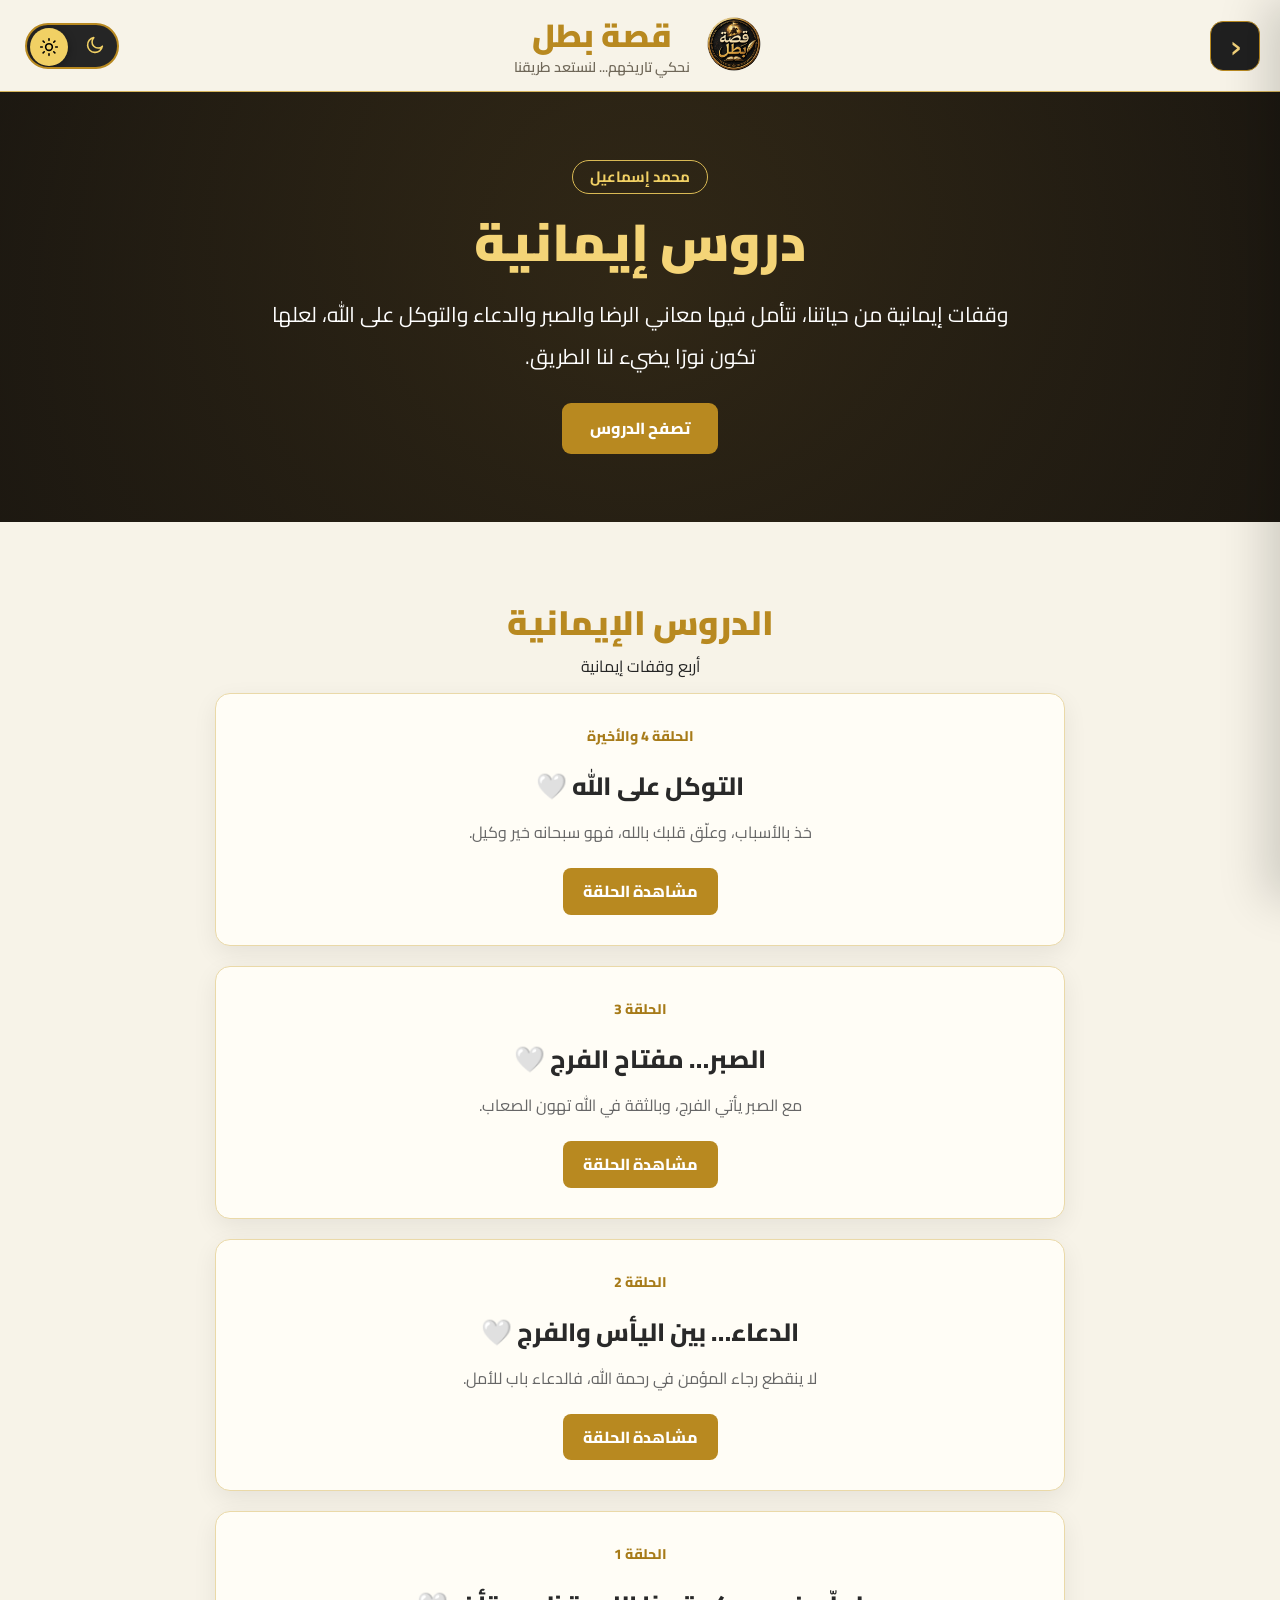
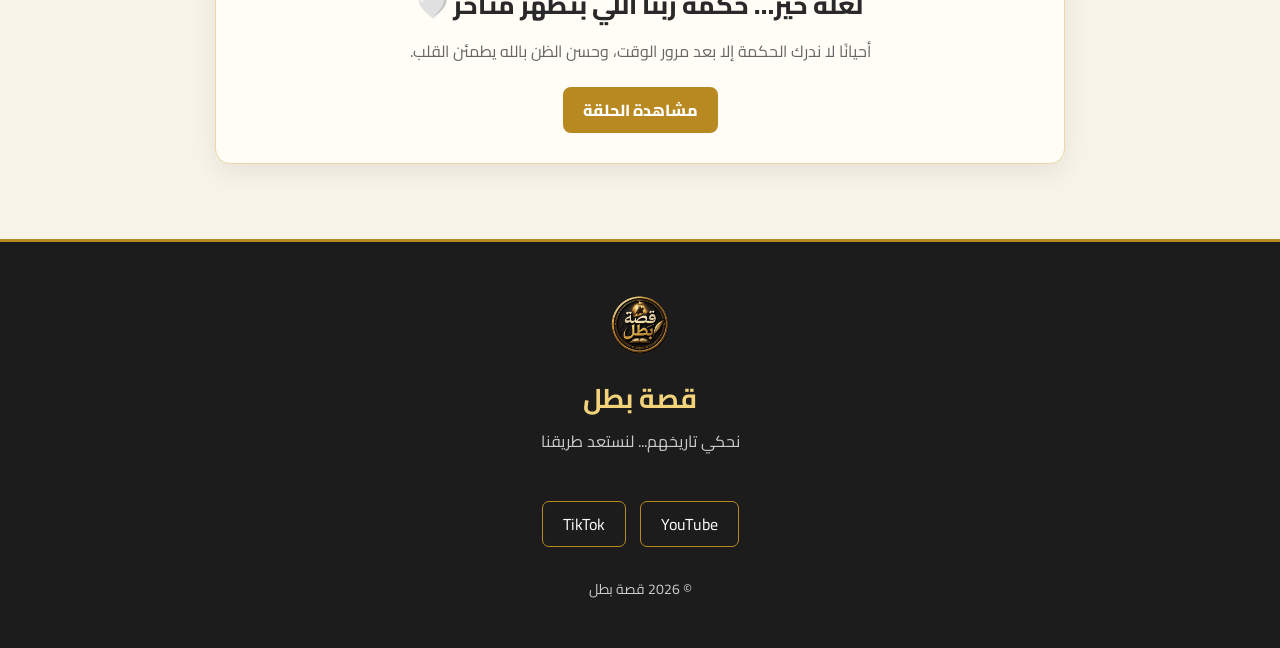
<file: QessatBatal/faith.html>
<!DOCTYPE html>
<html lang="ar" dir="rtl">
<head>
    <meta charset="UTF-8">
    <meta name="viewport" content="width=device-width, initial-scale=1.0">

    <title>دروس إيمانية | قصة بطل</title>

    <link rel="preconnect" href="https://fonts.googleapis.com">
    <link rel="preconnect" href="https://fonts.gstatic.com" crossorigin>
    <link href="https://fonts.googleapis.com/css2?family=Cairo:wght@400;500;600;700;800;900&display=swap" rel="stylesheet">

    <link rel="stylesheet" href="style.css">
</head>

<body>

    <!-- رأس الموقع -->
    <header class="header">

        <button id="menu-button" class="menu-button"
            aria-label="فتح القائمة" aria-expanded="false">
            <span>‹</span>
        </button>

        <div class="site-brand">
            <img src="logo.png" alt="شعار قصة بطل">

            <div class="site-title">
                <h1>قصة بطل</h1>
                <p>نحكي تاريخهم... لنستعد طريقنا</p>
            </div>
        </div>

        <!-- مفتاح الوضع الليلي والنهاري -->
        <button id="theme-switch" class="theme-switch" aria-label="تغيير الوضع">

            <span class="switch-icon sun-icon">
                <svg viewBox="0 0 24 24">
                    <circle cx="12" cy="12" r="4"></circle>
                    <path d="M12 2v2"></path>
                    <path d="M12 20v2"></path>
                    <path d="M2 12h2"></path>
                    <path d="M20 12h2"></path>
                    <path d="m4.93 4.93 1.41 1.41"></path>
                    <path d="m17.66 17.66 1.41 1.41"></path>
                    <path d="m6.34 17.66-1.41 1.41"></path>
                    <path d="m19.07 4.93-1.41 1.41"></path>
                </svg>
            </span>

            <span class="switch-icon moon-icon">
                <svg viewBox="0 0 24 24">
                    <path d="M21 12.8A8.5 8.5 0 1 1 11.2 3 6.5 6.5 0 0 0 21 12.8Z"></path>
                </svg>
            </span>

            <span class="switch-circle">
                <svg class="active-sun" viewBox="0 0 24 24">
                    <circle cx="12" cy="12" r="4"></circle>
                    <path d="M12 2v2"></path>
                    <path d="M12 20v2"></path>
                    <path d="M2 12h2"></path>
                    <path d="M20 12h2"></path>
                    <path d="m4.93 4.93 1.41 1.41"></path>
                    <path d="m17.66 17.66 1.41 1.41"></path>
                    <path d="m6.34 17.66-1.41 1.41"></path>
                    <path d="m19.07 4.93-1.41 1.41"></path>
                </svg>

                <svg class="active-moon" viewBox="0 0 24 24">
                    <path d="M21 12.8A8.5 8.5 0 1 1 11.2 3 6.5 6.5 0 0 0 21 12.8Z"></path>
                </svg>
            </span>
        </button>
    </header>

    <!-- القائمة الجانبية -->
    <aside id="side-menu" class="side-menu">
        <div class="side-menu-header">
            <h2>أقسام الموقع</h2>
        </div>

        <nav class="side-menu-links">

    <a href="index.html">
        <span>🏠</span>
        <strong>الواجهة الرئيسية</strong>
    </a>

    <a href="companions.html">
        <span>⚔️</span>
        <strong>قصص الصحابة</strong>
    </a>

    <a href="faith.html">
        <span>✦</span>
        <strong>دروس إيمانية</strong>
    </a>

    <a href="ramadan.html">
        <span>☪️</span>
        <strong>قصص رمضان</strong>
    </a>

</nav>
    </aside>

    <div id="menu-overlay" class="menu-overlay"></div>


    <!-- المحتوى الرئيسي -->
    <main>

        <!-- مقدمة القسم -->
        <section class="hero">

            <span class="hero-label">محمد إسماعيل</span>

            <h2>دروس إيمانية</h2>

            <p>
                وقفات إيمانية من حياتنا، نتأمل فيها معاني الرضا والصبر
                والدعاء والتوكل على الله، لعلها تكون نورًا يضيء لنا الطريق.
            </p>

            <a href="#episodes" class="hero-button">
                تصفح الدروس
            </a>

        </section>


        <!-- الحلقات -->
        <section class="section" id="episodes">

            <div class="section-heading">

                <div>
                    <h2>الدروس الإيمانية</h2>
                    <p>أربع وقفات إيمانية</p>
                </div>
            </div>


            <div class="stories">


                <!-- الحلقة الرابعة -->
                <article class="story-card">
                    <div class="story-content">

                        <span class="story-category">
                            الحلقة 4 والأخيرة
                        </span>

                        <h3>التوكل على الله 🤍</h3>

                        <p class="episode-description">
                            خذ بالأسباب، وعلّق قلبك بالله، فهو سبحانه خير وكيل.
                        </p>

                        <a
                            href="https://www.facebook.com/share/v/1GKzvDD8Et/"
                            class="story-button"
                            target="_blank"
                            rel="noopener noreferrer"
                        >
                            مشاهدة الحلقة
                        </a>

                    </div>
                </article>


                <!-- الحلقة الثالثة -->
                <article class="story-card">
                    <div class="story-content">

                        <span class="story-category">
                            الحلقة 3
                        </span>

                        <h3>الصبر… مفتاح الفرج 🤍</h3>

                        <p class="episode-description">
                            مع الصبر يأتي الفرج، وبالثقة في الله تهون الصعاب.
                        </p>

                        <a
                            href="https://www.facebook.com/share/v/1DV7GaJE47/"
                            class="story-button"
                            target="_blank"
                            rel="noopener noreferrer"
                        >
                            مشاهدة الحلقة
                        </a>

                    </div>
                </article>


                <!-- الحلقة الثانية -->
                <article class="story-card">
                    <div class="story-content">

                        <span class="story-category">
                            الحلقة 2
                        </span>

                        <h3>الدعاء… بين اليأس والفرج 🤍</h3>

                        <p class="episode-description">
                            لا ينقطع رجاء المؤمن في رحمة الله، فالدعاء باب للأمل.
                        </p>

                        <a
                            href="https://www.facebook.com/share/v/1FJyZtEPno/"
                            class="story-button"
                            target="_blank"
                            rel="noopener noreferrer"
                        >
                            مشاهدة الحلقة
                        </a>

                    </div>
                </article>


                <!-- الحلقة الأولى -->
                <article class="story-card">
                    <div class="story-content">

                        <span class="story-category">
                            الحلقة 1
                        </span>

                        <h3>لعلّه خير… حكمة ربنا اللي بتظهر متأخر 🤍</h3>

                        <p class="episode-description">
                            أحيانًا لا ندرك الحكمة إلا بعد مرور الوقت،
                            وحسن الظن بالله يطمئن القلب.
                        </p>

                        <a
                            href="https://www.facebook.com/share/v/17pb5KjEqY/"
                            class="story-button"
                            target="_blank"
                            rel="noopener noreferrer"
                        >
                            مشاهدة الحلقة
                        </a>

                    </div>
                </article>


            </div>
        </section>

    </main>


<!-- تذييل الموقع -->
    <footer class="footer">
        <img src="logo.png" alt="شعار قصة بطل" class="footer-logo">

        <h2>قصة بطل</h2>

        <p>نحكي تاريخهم... لنستعد طريقنا</p>

        <div class="social-links">
            <a
                href="https://youtube.com/@qessat_batal?si=eOJLXFC_hpmh3WaE"
                target="_blank"
                rel="noopener noreferrer">
                YouTube
            </a>

            <a
                href="https://www.tiktok.com/@mohamedesmail0909"
                target="_blank"
                rel="noopener noreferrer">
                TikTok
            </a>
        </div>

        <p class="copyright">© 2026 قصة بطل</p>
    </footer>

    <script src="script.js"></script>
</body>

</html>
</file>
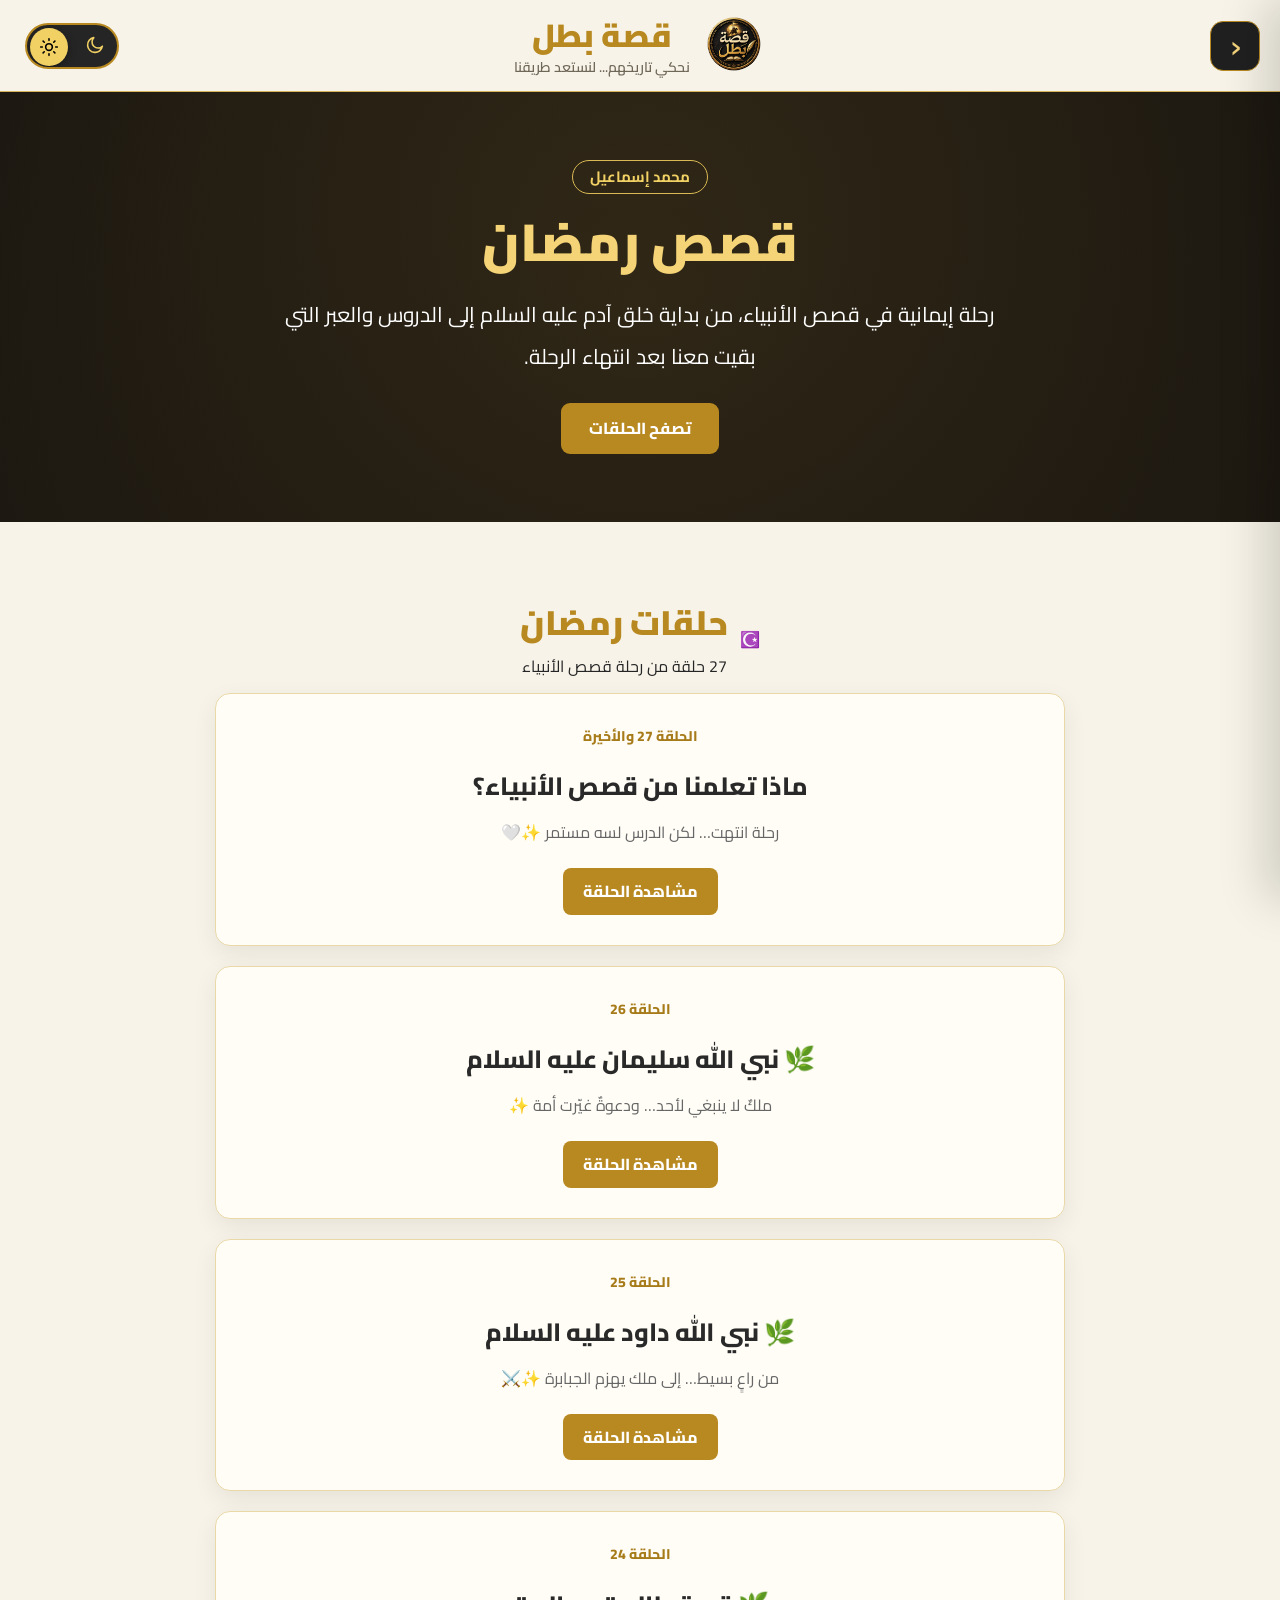
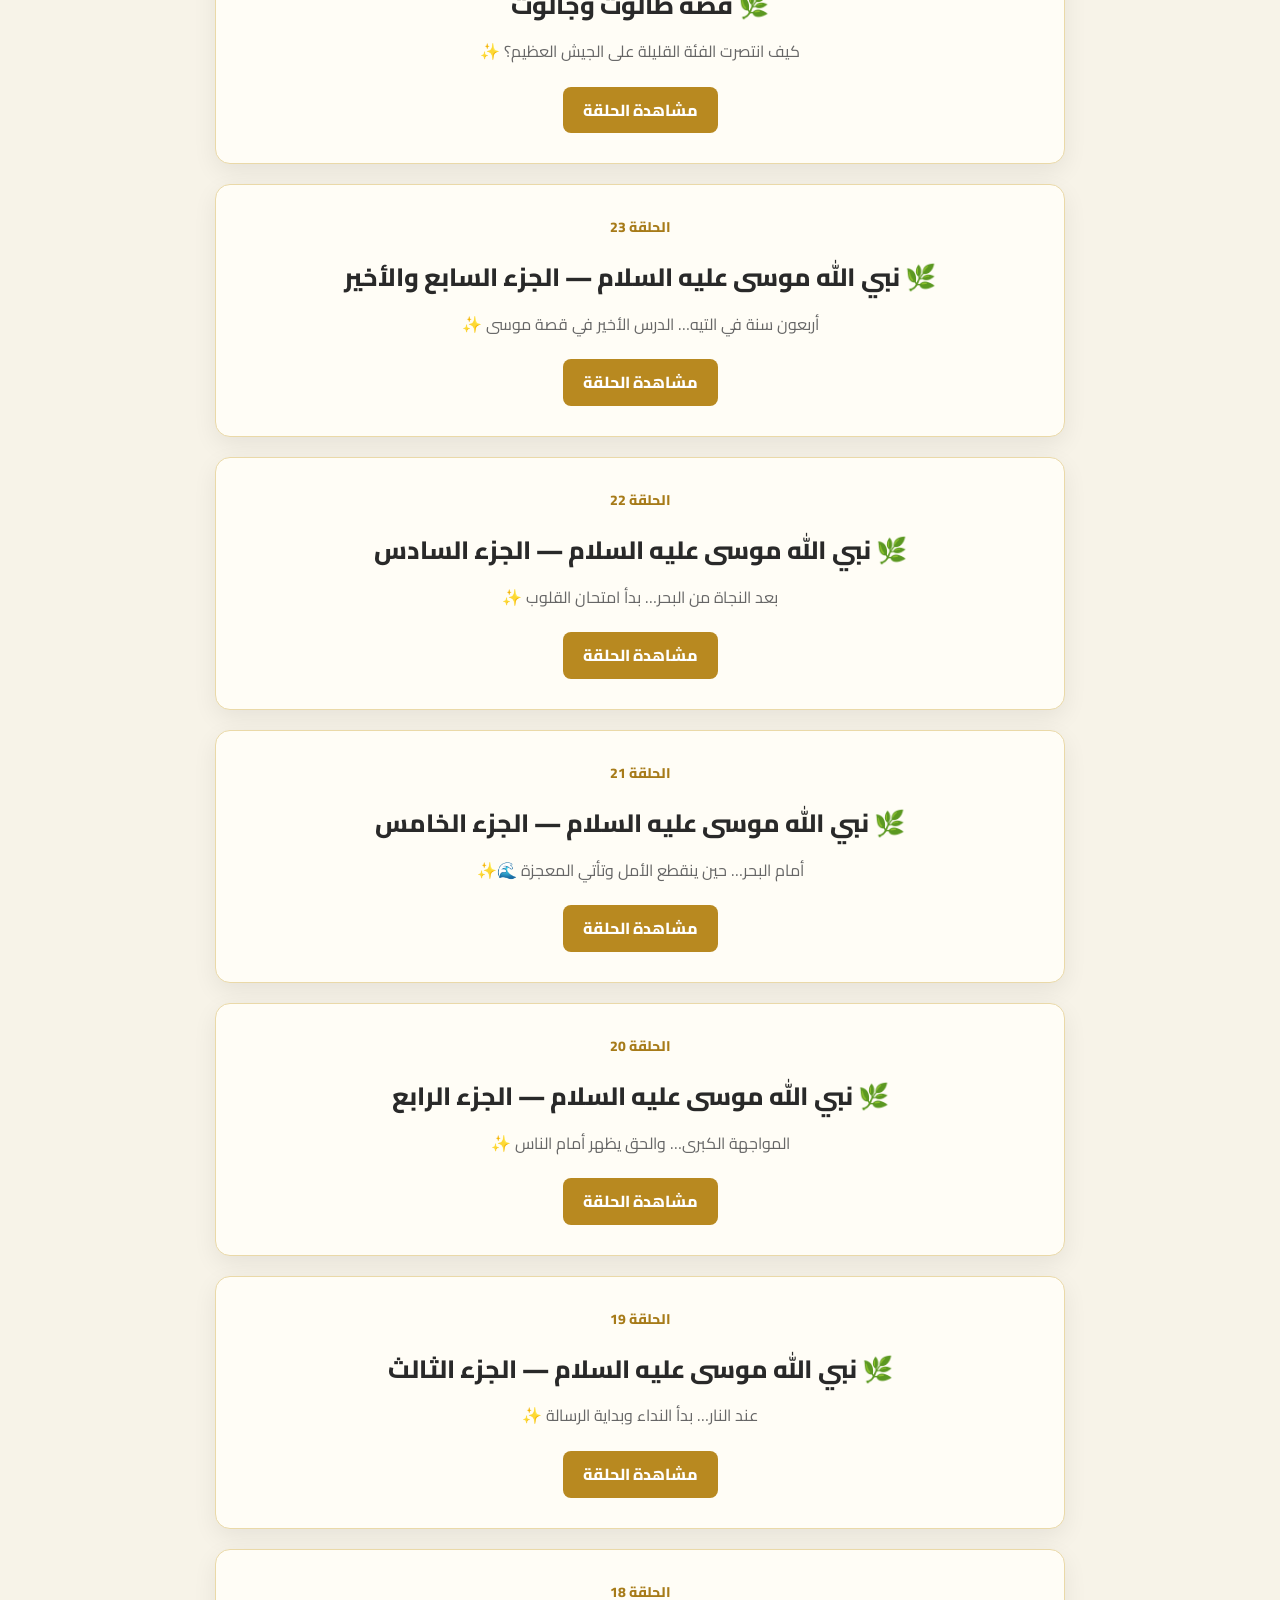
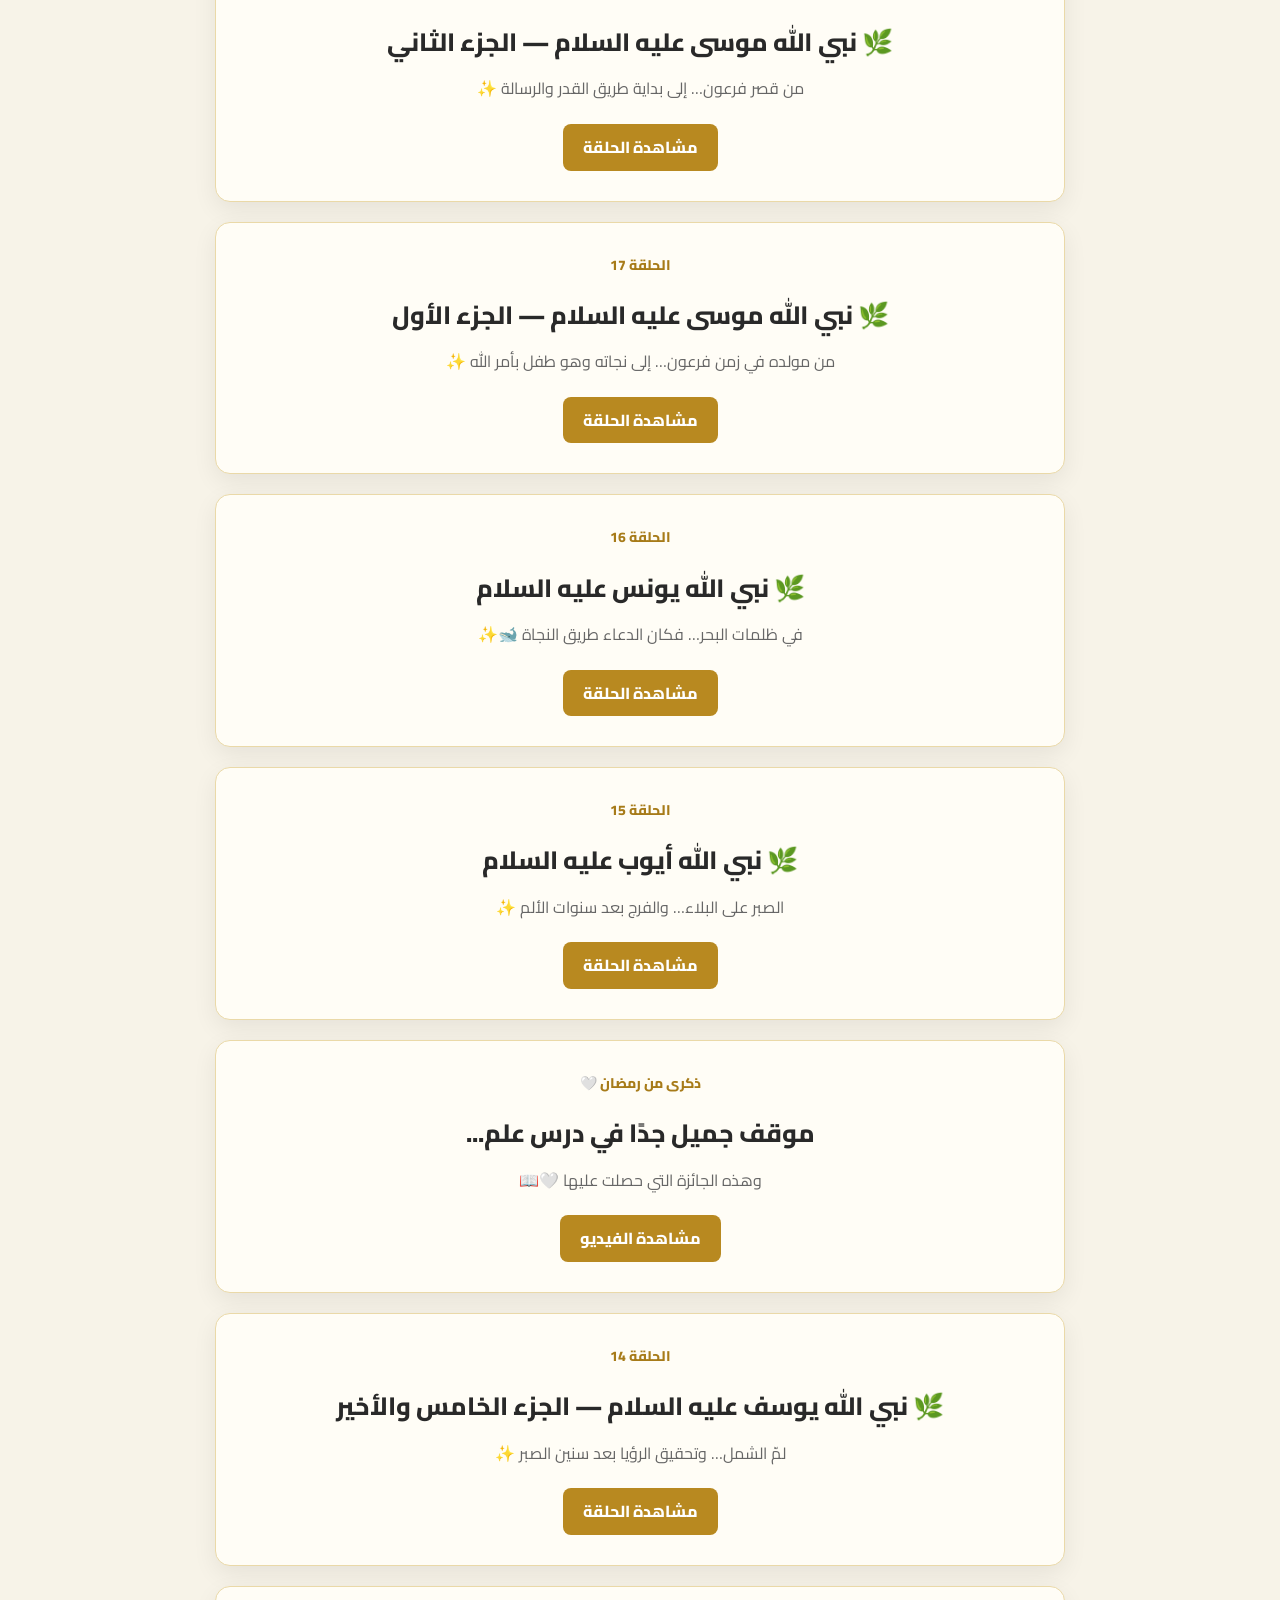
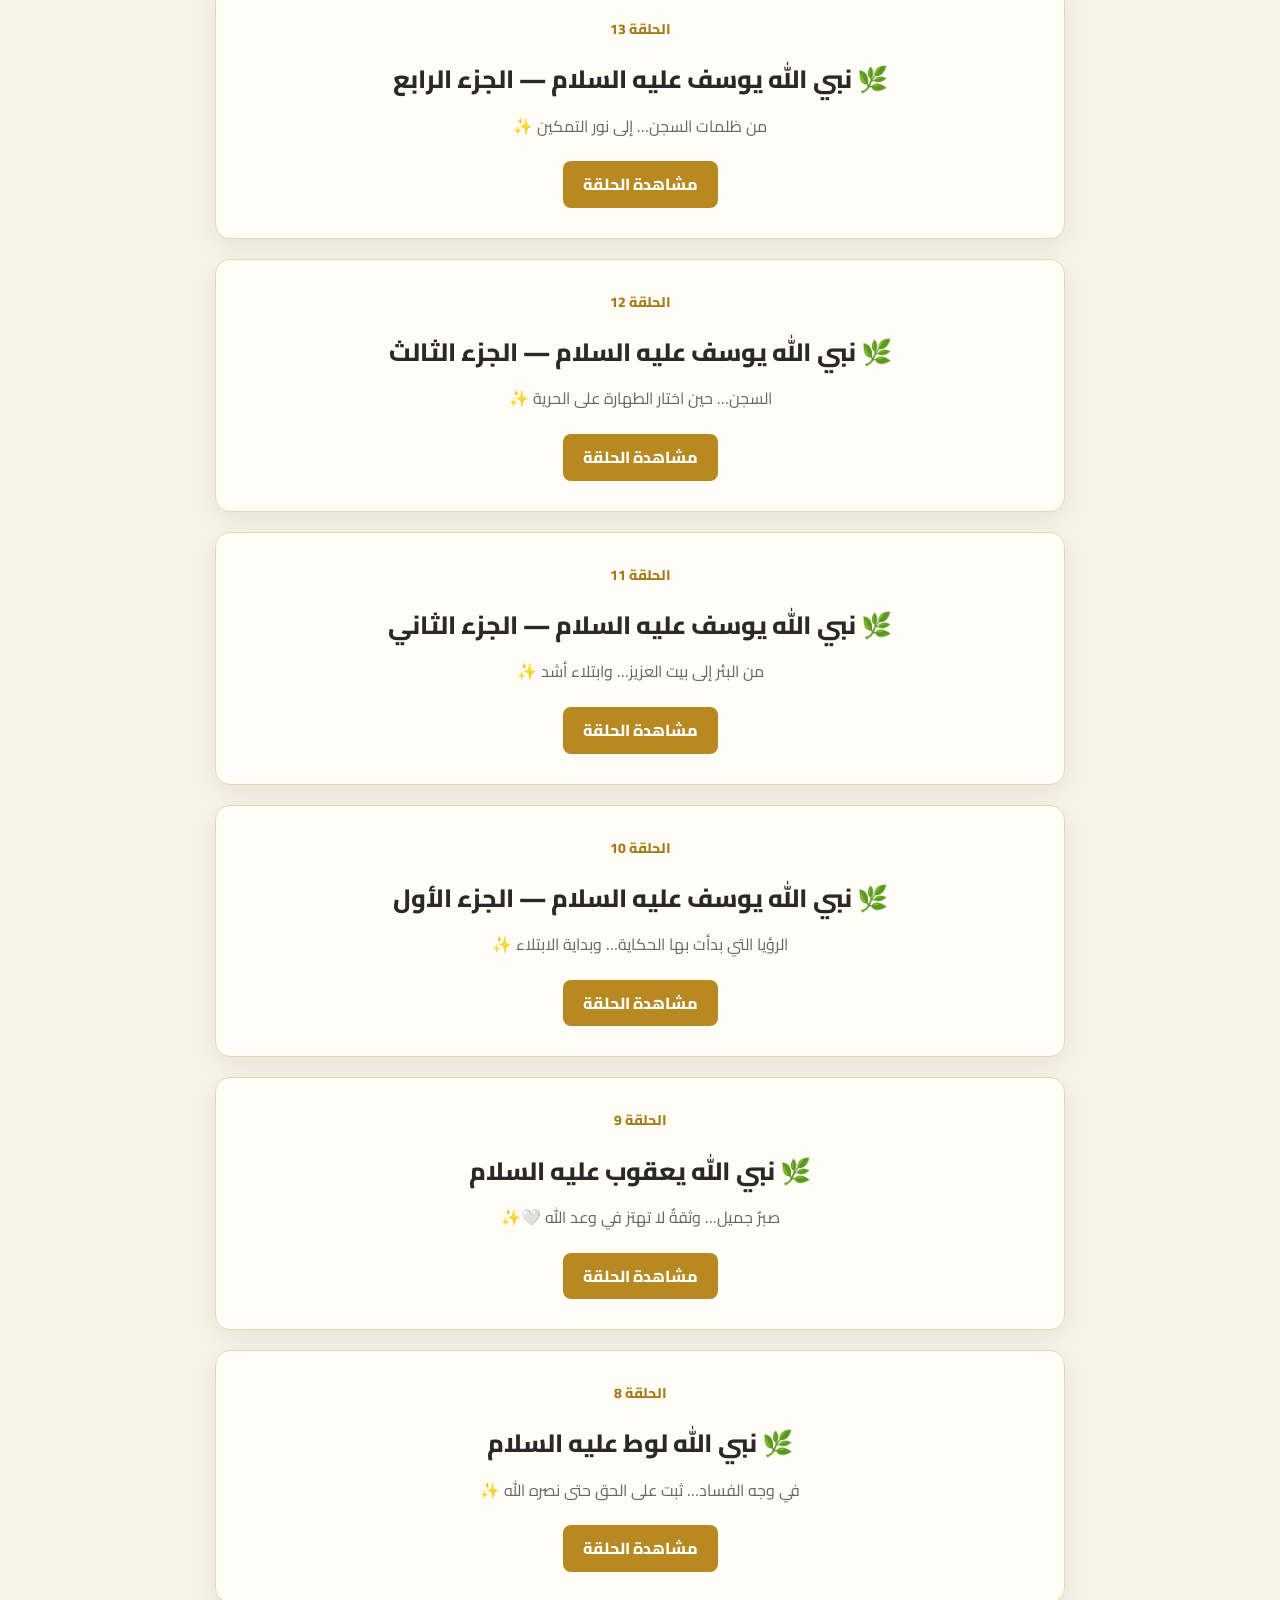
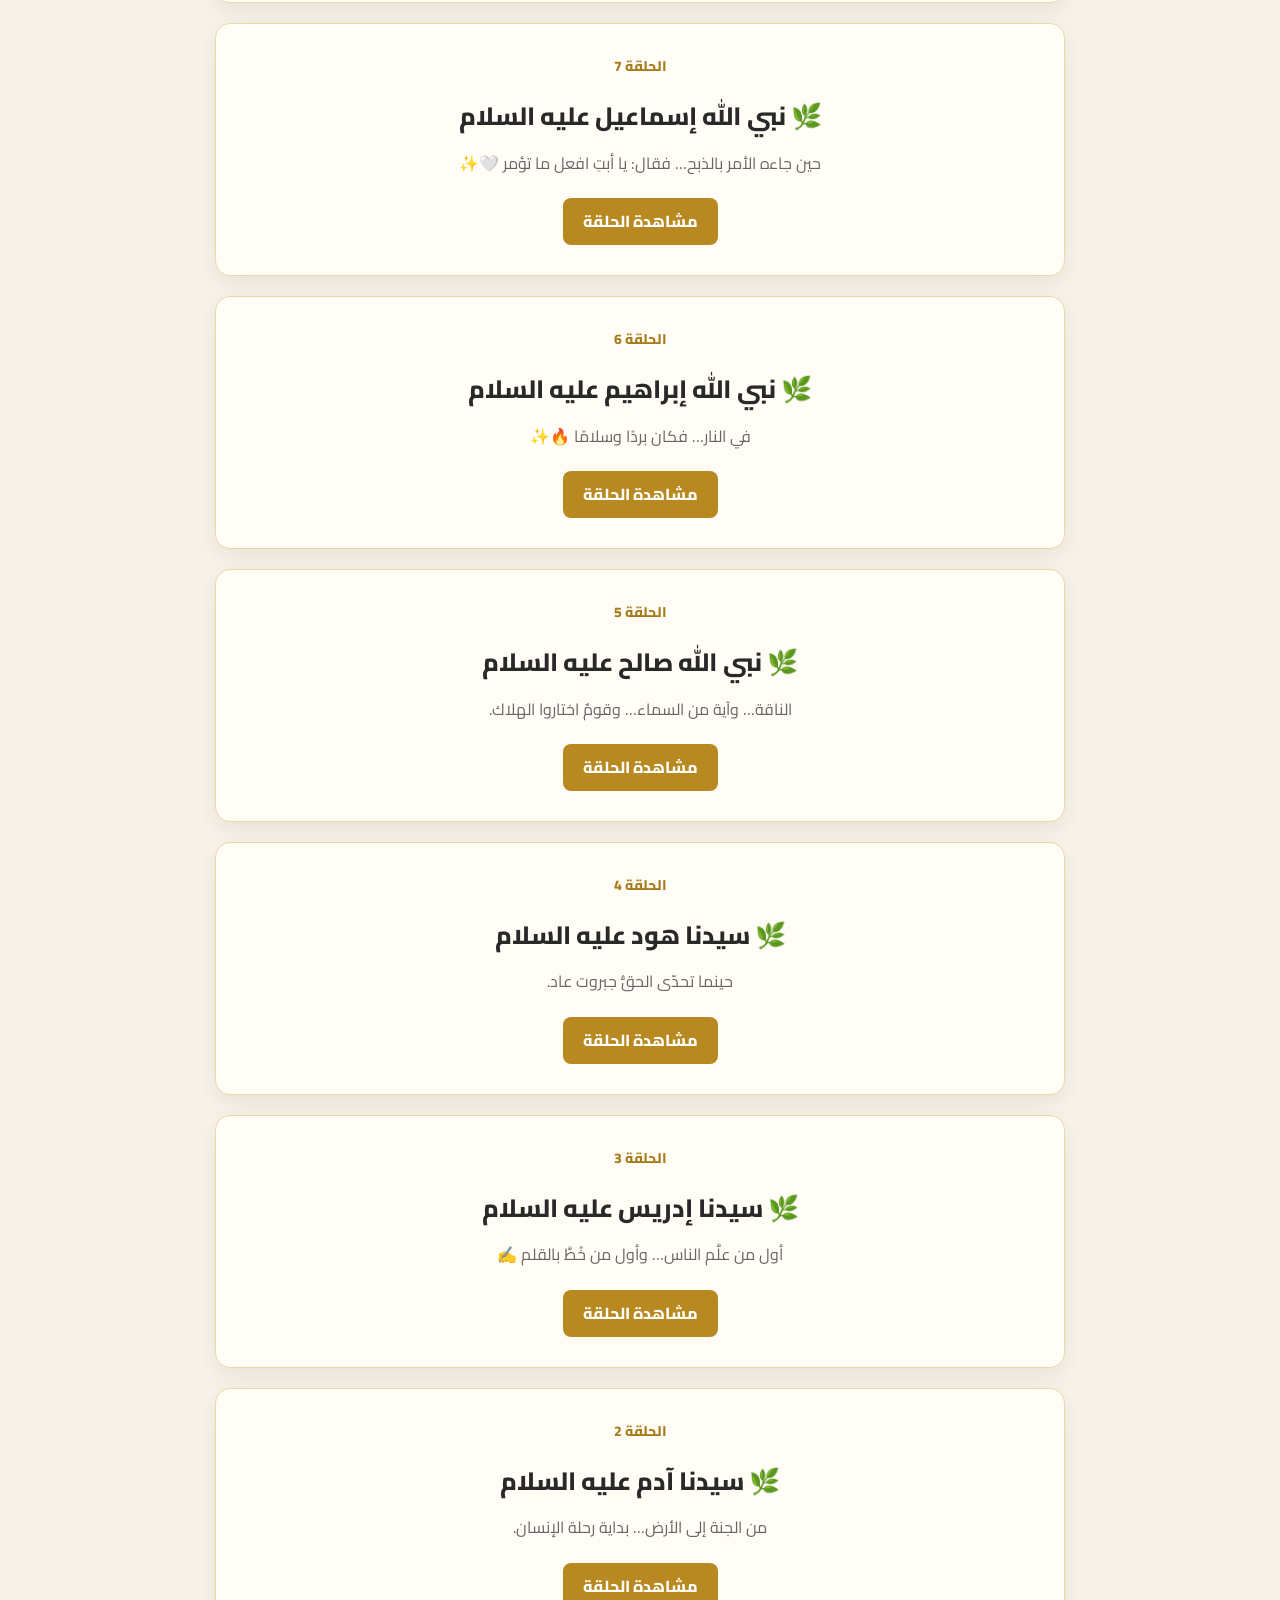
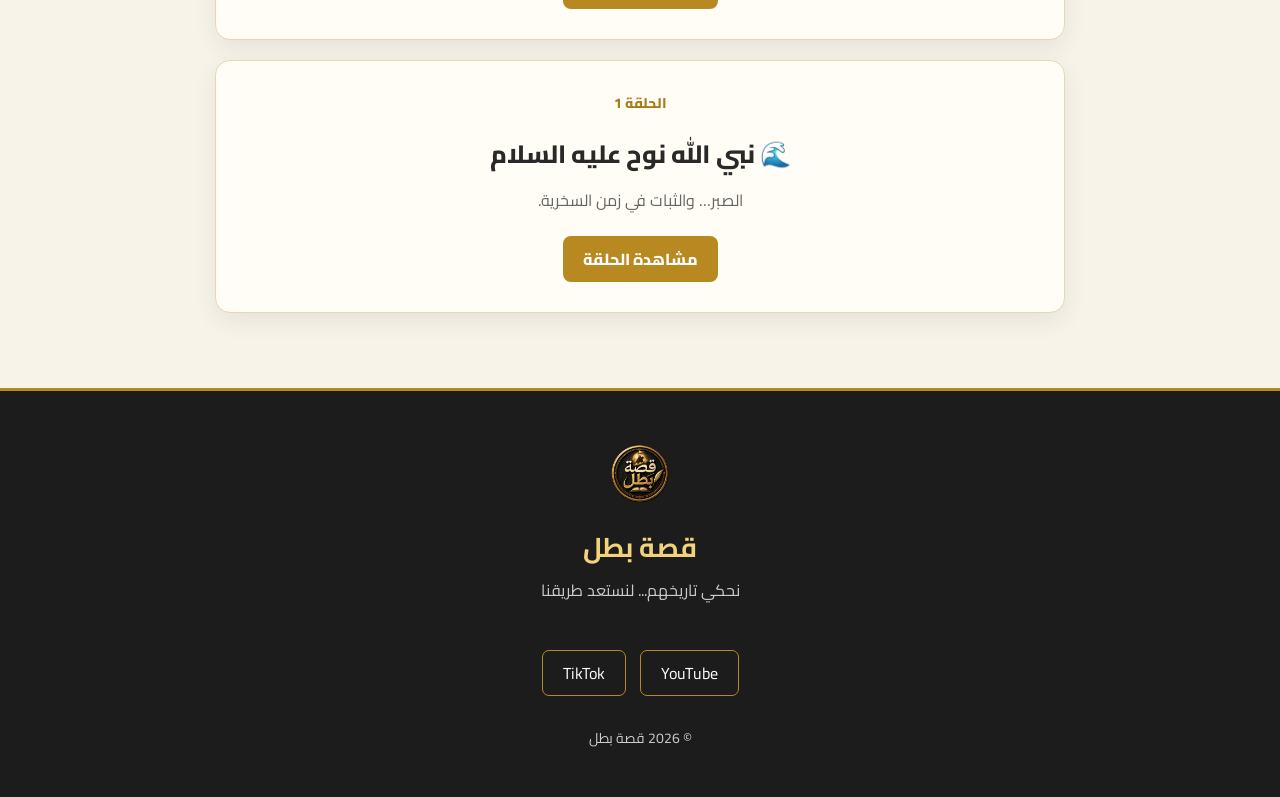
<file: QessatBatal/ramadan.html>
<!DOCTYPE html>
<html lang="ar" dir="rtl">

<head>
    <meta charset="UTF-8">
    <meta name="viewport" content="width=device-width, initial-scale=1.0">

    <title>قصص رمضان | قصة بطل</title>
    <meta name="description" content="قصة بطل - قصص الصحابة والدروس الإيمانية وقصص رمضان.">

    <link rel="preconnect" href="https://fonts.googleapis.com">
    <link rel="preconnect" href="https://fonts.gstatic.com" crossorigin>
    <link href="https://fonts.googleapis.com/css2?family=Cairo:wght@400;500;600;700;800;900&display=swap" rel="stylesheet">

    <link rel="stylesheet" href="style.css">
</head>

<body>

    <!-- رأس الموقع -->
    <header class="header">

        <button id="menu-button" class="menu-button"
            aria-label="فتح القائمة" aria-expanded="false">
            <span>‹</span>
        </button>

        <div class="site-brand">
            <img src="logo.png" alt="شعار قصة بطل">

            <div class="site-title">
                <h1>قصة بطل</h1>
                <p>نحكي تاريخهم... لنستعد طريقنا</p>
            </div>
        </div>

        <!-- مفتاح الوضع الليلي والنهاري -->
        <button id="theme-switch" class="theme-switch" aria-label="تغيير الوضع">

            <span class="switch-icon sun-icon">
                <svg viewBox="0 0 24 24">
                    <circle cx="12" cy="12" r="4"></circle>
                    <path d="M12 2v2"></path>
                    <path d="M12 20v2"></path>
                    <path d="M2 12h2"></path>
                    <path d="M20 12h2"></path>
                    <path d="m4.93 4.93 1.41 1.41"></path>
                    <path d="m17.66 17.66 1.41 1.41"></path>
                    <path d="m6.34 17.66-1.41 1.41"></path>
                    <path d="m19.07 4.93-1.41 1.41"></path>
                </svg>
            </span>

            <span class="switch-icon moon-icon">
                <svg viewBox="0 0 24 24">
                    <path d="M21 12.8A8.5 8.5 0 1 1 11.2 3 6.5 6.5 0 0 0 21 12.8Z"></path>
                </svg>
            </span>

            <span class="switch-circle">
                <svg class="active-sun" viewBox="0 0 24 24">
                    <circle cx="12" cy="12" r="4"></circle>
                    <path d="M12 2v2"></path>
                    <path d="M12 20v2"></path>
                    <path d="M2 12h2"></path>
                    <path d="M20 12h2"></path>
                    <path d="m4.93 4.93 1.41 1.41"></path>
                    <path d="m17.66 17.66 1.41 1.41"></path>
                    <path d="m6.34 17.66-1.41 1.41"></path>
                    <path d="m19.07 4.93-1.41 1.41"></path>
                </svg>

                <svg class="active-moon" viewBox="0 0 24 24">
                    <path d="M21 12.8A8.5 8.5 0 1 1 11.2 3 6.5 6.5 0 0 0 21 12.8Z"></path>
                </svg>
            </span>
        </button>
    </header>

    <!-- القائمة الجانبية -->
    <aside id="side-menu" class="side-menu">
        <div class="side-menu-header">
            <h2>أقسام الموقع</h2>
        </div>

        <nav class="side-menu-links">

    <a href="index.html">
        <span>🏠</span>
        <strong>الواجهة الرئيسية</strong>
    </a>

    <a href="companions.html">
        <span>⚔️</span>
        <strong>قصص الصحابة</strong>
    </a>

    <a href="faith.html">
        <span>✦</span>
        <strong>دروس إيمانية</strong>
    </a>

    <a href="ramadan.html">
        <span>☪️</span>
        <strong>قصص رمضان</strong>
    </a>

</nav>
    </aside>

    <div id="menu-overlay" class="menu-overlay"></div>

    <!-- محتوى الموقع -->
    <main>

        <!-- الواجهة الرئيسية -->
        <section class="hero">
            <div class="hero-content">
                <span class="hero-label">محمد إسماعيل</span>

                <h2>قصص رمضان</h2>

                <p>
                   رحلة إيمانية في قصص الأنبياء، من بداية خلق آدم عليه السلام
                إلى الدروس والعبر التي بقيت معنا بعد انتهاء الرحلة.
                </p>

                <a h<a href="#episodes" class="hero-button">
                تصفح الحلقات
            </a>

        </section>

        <!-- =========================
             الحلقات
        ========================== -->
        <section class="section" id="episodes">

            <div class="section-heading">

                <span>☪️</span>

                <div>
                    <h2>حلقات رمضان</h2>
                    <p>27 حلقة من رحلة قصص الأنبياء</p>
                </div>

            </div>


            <div class="stories">


                <!-- الحلقة 27 -->
                <article class="story-card">

                    <div class="story-content">

                        <span class="story-category">
                            الحلقة 27 والأخيرة
                        </span>

                        <h3>
                            ماذا تعلمنا من قصص الأنبياء؟
                        </h3>

                        <p class="episode-description">
                            رحلة انتهت… لكن الدرس لسه مستمر ✨🤍
                        </p>

                        <a
                            href="https://www.facebook.com/reel/1452520686253719?mibextid=9drbnH&s=yWDuG2&fs=e"
                            class="story-button"
                            target="_blank"
                            rel="noopener noreferrer"
                        >
                            مشاهدة الحلقة
                        </a>

                    </div>

                </article>


                <!-- الحلقة 26 -->
                <article class="story-card">

                    <div class="story-content">

                        <span class="story-category">
                            الحلقة 26
                        </span>

                        <h3>
                            🌿 نبي الله سليمان عليه السلام
                        </h3>

                        <p class="episode-description">
                            ملكٌ لا ينبغي لأحد… ودعوةٌ غيّرت أمة ✨
                        </p>

                        <a
                            href="https://www.facebook.com/reel/918049991020876?mibextid=9drbnH&s=yWDuG2&fs=e"
                            class="story-button"
                            target="_blank"
                            rel="noopener noreferrer"
                        >
                            مشاهدة الحلقة
                        </a>

                    </div>

                </article>


                <!-- الحلقة 25 -->
                <article class="story-card">

                    <div class="story-content">

                        <span class="story-category">
                            الحلقة 25
                        </span>

                        <h3>
                            🌿 نبي الله داود عليه السلام
                        </h3>

                        <p class="episode-description">
                            من راعٍ بسيط… إلى ملك يهزم الجبابرة ✨⚔️
                        </p>

                        <a
                            href="https://www.facebook.com/reel/1566374401326109?mibextid=9drbnH&s=yWDuG2&fs=e"
                            class="story-button"
                            target="_blank"
                            rel="noopener noreferrer"
                        >
                            مشاهدة الحلقة
                        </a>

                    </div>

                </article>


                <!-- الحلقة 24 -->
                <article class="story-card">

                    <div class="story-content">

                        <span class="story-category">
                            الحلقة 24
                        </span>

                        <h3>
                            🌿 قصة طالوت وجالوت
                        </h3>

                        <p class="episode-description">
                            كيف انتصرت الفئة القليلة على الجيش العظيم؟ ✨
                        </p>

                        <a
                            href="https://www.facebook.com/reel/1479048283587863?mibextid=9drbnH&s=yWDuG2&fs=e"
                            class="story-button"
                            target="_blank"
                            rel="noopener noreferrer"
                        >
                            مشاهدة الحلقة
                        </a>

                    </div>

                </article>


                <!-- الحلقة 23 -->
                <article class="story-card">

                    <div class="story-content">

                        <span class="story-category">
                            الحلقة 23
                        </span>

                        <h3>
                            🌿 نبي الله موسى عليه السلام — الجزء السابع والأخير
                        </h3>

                        <p class="episode-description">
                            أربعون سنة في التيه… الدرس الأخير في قصة موسى ✨
                        </p>

                        <a
                            href="https://www.facebook.com/reel/962175982906166?mibextid=9drbnH&s=yWDuG2&fs=e"
                            class="story-button"
                            target="_blank"
                            rel="noopener noreferrer"
                        >
                            مشاهدة الحلقة
                        </a>

                    </div>

                </article>


                <!-- الحلقة 22 -->
                <article class="story-card">

                    <div class="story-content">

                        <span class="story-category">
                            الحلقة 22
                        </span>

                        <h3>
                            🌿 نبي الله موسى عليه السلام — الجزء السادس
                        </h3>

                        <p class="episode-description">
                            بعد النجاة من البحر… بدأ امتحان القلوب ✨
                        </p>

                        <a
                            href="https://www.facebook.com/reel/1447907086879738?mibextid=9drbnH&s=yWDuG2&fs=e"
                            class="story-button"
                            target="_blank"
                            rel="noopener noreferrer"
                        >
                            مشاهدة الحلقة
                        </a>

                    </div>

                </article>


                <!-- الحلقة 21 -->
                <article class="story-card">

                    <div class="story-content">

                        <span class="story-category">
                            الحلقة 21
                        </span>

                        <h3>
                            🌿 نبي الله موسى عليه السلام — الجزء الخامس
                        </h3>

                        <p class="episode-description">
                            أمام البحر… حين ينقطع الأمل وتأتي المعجزة 🌊✨
                        </p>

                        <a
                            href="https://www.facebook.com/reel/1479489730193308?mibextid=9drbnH&s=yWDuG2&fs=e"
                            class="story-button"
                            target="_blank"
                            rel="noopener noreferrer"
                        >
                            مشاهدة الحلقة
                        </a>

                    </div>

                </article>


                <!-- الحلقة 20 -->
                <article class="story-card">

                    <div class="story-content">

                        <span class="story-category">
                            الحلقة 20
                        </span>

                        <h3>
                            🌿 نبي الله موسى عليه السلام — الجزء الرابع
                        </h3>

                        <p class="episode-description">
                            المواجهة الكبرى… والحق يظهر أمام الناس ✨
                        </p>

                        <a
                            href="https://www.facebook.com/reel/1271193858280391?mibextid=9drbnH&s=yWDuG2&fs=e"
                            class="story-button"
                            target="_blank"
                            rel="noopener noreferrer"
                        >
                            مشاهدة الحلقة
                        </a>

                    </div>

                </article>


                <!-- الحلقة 19 -->
                <article class="story-card">

                    <div class="story-content">

                        <span class="story-category">
                            الحلقة 19
                        </span>

                        <h3>
                            🌿 نبي الله موسى عليه السلام — الجزء الثالث
                        </h3>

                        <p class="episode-description">
                            عند النار… بدأ النداء وبداية الرسالة ✨
                        </p>

                        <a
                            href="https://www.facebook.com/reel/2428372407615051?mibextid=9drbnH&s=yWDuG2&fs=e"
                            class="story-button"
                            target="_blank"
                            rel="noopener noreferrer"
                        >
                            مشاهدة الحلقة
                        </a>

                    </div>

                </article>


                <!-- الحلقة 18 -->
                <article class="story-card">

                    <div class="story-content">

                        <span class="story-category">
                            الحلقة 18
                        </span>

                        <h3>
                            🌿 نبي الله موسى عليه السلام — الجزء الثاني
                        </h3>

                        <p class="episode-description">
                            من قصر فرعون… إلى بداية طريق القدر والرسالة ✨
                        </p>

                        <a
                            href="https://www.facebook.com/reel/914710647837374?mibextid=9drbnH&s=yWDuG2&fs=e"
                            class="story-button"
                            target="_blank"
                            rel="noopener noreferrer"
                        >
                            مشاهدة الحلقة
                        </a>

                    </div>

                </article>


                <!-- الحلقة 17 -->
                <article class="story-card">

                    <div class="story-content">

                        <span class="story-category">
                            الحلقة 17
                        </span>

                        <h3>
                            🌿 نبي الله موسى عليه السلام — الجزء الأول
                        </h3>

                        <p class="episode-description">
                            من مولده في زمن فرعون… إلى نجاته وهو طفل بأمر الله ✨
                        </p>

                        <a
                            href="https://www.facebook.com/reel/2131232267634276?mibextid=9drbnH&s=yWDuG2&fs=e"
                            class="story-button"
                            target="_blank"
                            rel="noopener noreferrer"
                        >
                            مشاهدة الحلقة
                        </a>

                    </div>

                </article>


                <!-- الحلقة 16 -->
                <article class="story-card">

                    <div class="story-content">

                        <span class="story-category">
                            الحلقة 16
                        </span>

                        <h3>
                            🌿 نبي الله يونس عليه السلام
                        </h3>

                        <p class="episode-description">
                            في ظلمات البحر… فكان الدعاء طريق النجاة 🐋✨
                        </p>

                        <a
                            href="https://www.facebook.com/reel/896536649888500?mibextid=9drbnH&s=yWDuG2&fs=e"
                            class="story-button"
                            target="_blank"
                            rel="noopener noreferrer"
                        >
                            مشاهدة الحلقة
                        </a>

                    </div>

                </article>


                <!-- الحلقة 15 -->
                <article class="story-card">

                    <div class="story-content">

                        <span class="story-category">
                            الحلقة 15
                        </span>

                        <h3>
                            🌿 نبي الله أيوب عليه السلام
                        </h3>

                        <p class="episode-description">
                            الصبر على البلاء… والفرج بعد سنوات الألم ✨
                        </p>

                        <a
                            href="https://www.facebook.com/reel/1490903792467611?mibextid=9drbnH&s=yWDuG2&fs=e"
                            class="story-button"
                            target="_blank"
                            rel="noopener noreferrer"
                        >
                            مشاهدة الحلقة
                        </a>

                    </div>

                </article>


                <!-- فيديو الذكرى والجائزة -->
                <article class="story-card">

                    <div class="story-content">

                        <span class="story-category">
                            ذكرى من رمضان 🤍
                        </span>

                        <h3>
                            موقف جميل جدًا في درس علم...
                        </h3>

                        <p class="episode-description">
                            وهذه الجائزة التي حصلت عليها 🤍📖
                        </p>

                        <a
                            href="https://www.facebook.com/reel/2471758736589017?mibextid=9drbnH&s=yWDuG2&fs=e"
                            class="story-button"
                            target="_blank"
                            rel="noopener noreferrer"
                        >
                            مشاهدة الفيديو
                        </a>

                    </div>

                </article>


                <!-- الحلقة 14 -->
                <article class="story-card">

                    <div class="story-content">

                        <span class="story-category">
                            الحلقة 14
                        </span>

                        <h3>
                            🌿 نبي الله يوسف عليه السلام — الجزء الخامس والأخير
                        </h3>

                        <p class="episode-description">
                            لمّ الشمل… وتحقيق الرؤيا بعد سنين الصبر ✨
                        </p>

                        <a
                            href="https://www.facebook.com/reel/1617873399540978?mibextid=9drbnH&s=yWDuG2&fs=e"
                            class="story-button"
                            target="_blank"
                            rel="noopener noreferrer"
                        >
                            مشاهدة الحلقة
                        </a>

                    </div>

                </article>


                <!-- الحلقة 13 -->
                <article class="story-card">

                    <div class="story-content">

                        <span class="story-category">
                            الحلقة 13
                        </span>

                        <h3>
                            🌿 نبي الله يوسف عليه السلام — الجزء الرابع
                        </h3>

                        <p class="episode-description">
                            من ظلمات السجن… إلى نور التمكين ✨
                        </p>

                        <a
                            href="https://www.facebook.com/reel/1679372233053112?mibextid=9drbnH&s=yWDuG2&fs=e"
                            class="story-button"
                            target="_blank"
                            rel="noopener noreferrer"
                        >
                            مشاهدة الحلقة
                        </a>

                    </div>

                </article>


                <!-- الحلقة 12 -->
                <article class="story-card">

                    <div class="story-content">

                        <span class="story-category">
                            الحلقة 12
                        </span>

                        <h3>
                            🌿 نبي الله يوسف عليه السلام — الجزء الثالث
                        </h3>

                        <p class="episode-description">
                            السجن… حين اختار الطهارة على الحرية ✨
                        </p>

                        <a
                            href="https://www.facebook.com/reel/2356576058180531?mibextid=9drbnH&s=yWDuG2&fs=e"
                            class="story-button"
                            target="_blank"
                            rel="noopener noreferrer"
                        >
                            مشاهدة الحلقة
                        </a>

                    </div>

                </article>


                <!-- الحلقة 11 -->
                <article class="story-card">

                    <div class="story-content">

                        <span class="story-category">
                            الحلقة 11
                        </span>

                        <h3>
                            🌿 نبي الله يوسف عليه السلام — الجزء الثاني
                        </h3>

                        <p class="episode-description">
                            من البئر إلى بيت العزيز… وابتلاء أشد ✨
                        </p>

                        <a
                            href="https://www.facebook.com/reel/1049240394919809?mibextid=9drbnH&s=yWDuG2&fs=e"
                            class="story-button"
                            target="_blank"
                            rel="noopener noreferrer"
                        >
                            مشاهدة الحلقة
                        </a>

                    </div>

                </article>


                <!-- الحلقة 10 -->
                <article class="story-card">

                    <div class="story-content">

                        <span class="story-category">
                            الحلقة 10
                        </span>

                        <h3>
                            🌿 نبي الله يوسف عليه السلام — الجزء الأول
                        </h3>

                        <p class="episode-description">
                            الرؤيا التي بدأت بها الحكاية… وبداية الابتلاء ✨
                        </p>

                        <a
                            href="https://www.facebook.com/reel/1579315946672658?mibextid=9drbnH&s=yWDuG2&fs=e"
                            class="story-button"
                            target="_blank"
                            rel="noopener noreferrer"
                        >
                            مشاهدة الحلقة
                        </a>

                    </div>

                </article>


                <!-- الحلقة 9 -->
                <article class="story-card">

                    <div class="story-content">

                        <span class="story-category">
                            الحلقة 9
                        </span>

                        <h3>
                            🌿 نبي الله يعقوب عليه السلام
                        </h3>

                        <p class="episode-description">
                            صبرٌ جميل… وثقةٌ لا تهتز في وعد الله 🤍✨
                        </p>

                        <a
                            href="https://www.facebook.com/reel/897301446532573?mibextid=9drbnH&s=yWDuG2&fs=e"
                            class="story-button"
                            target="_blank"
                            rel="noopener noreferrer"
                        >
                            مشاهدة الحلقة
                        </a>

                    </div>

                </article>


                <!-- الحلقة 8 -->
                <article class="story-card">

                    <div class="story-content">

                        <span class="story-category">
                            الحلقة 8
                        </span>

                        <h3>
                            🌿 نبي الله لوط عليه السلام
                        </h3>

                        <p class="episode-description">
                            في وجه الفساد… ثبت على الحق حتى نصره الله ✨
                        </p>

                        <a
                            href="https://www.facebook.com/reel/2010677859828460?mibextid=9drbnH&s=yWDuG2&fs=e"
                            class="story-button"
                            target="_blank"
                            rel="noopener noreferrer"
                        >
                            مشاهدة الحلقة
                        </a>

                    </div>

                </article>


                <!-- الحلقة 7 -->
                <article class="story-card">

                    <div class="story-content">

                        <span class="story-category">
                            الحلقة 7
                        </span>

                        <h3>
                            🌿 نبي الله إسماعيل عليه السلام
                        </h3>

                        <p class="episode-description">
                            حين جاءه الأمر بالذبح… فقال: يا أبتِ افعل ما تؤمر 🤍✨
                        </p>

                        <a
                            href="https://www.facebook.com/reel/25829710819985342?mibextid=9drbnH&s=yWDuG2&fs=e"
                            class="story-button"
                            target="_blank"
                            rel="noopener noreferrer"
                        >
                            مشاهدة الحلقة
                        </a>

                    </div>

                </article>


                <!-- الحلقة 6 -->
                <article class="story-card">

                    <div class="story-content">

                        <span class="story-category">
                            الحلقة 6
                        </span>

                        <h3>
                            🌿 نبي الله إبراهيم عليه السلام
                        </h3>

                        <p class="episode-description">
                            في النار… فكان بردًا وسلامًا 🔥✨
                        </p>

                        <a
                            href="https://www.facebook.com/reel/1551665685913303?mibextid=9drbnH&s=yWDuG2&fs=e"
                            class="story-button"
                            target="_blank"
                            rel="noopener noreferrer"
                        >
                            مشاهدة الحلقة
                        </a>

                    </div>

                </article>


                <!-- الحلقة 5 -->
                <article class="story-card">

                    <div class="story-content">

                        <span class="story-category">
                            الحلقة 5
                        </span>

                        <h3>
                            🌿 نبي الله صالح عليه السلام
                        </h3>

                        <p class="episode-description">
                            الناقة… وآية من السماء… وقومٌ اختاروا الهلاك.
                        </p>

                        <a
                            href="https://www.facebook.com/reel/931513276066264?mibextid=9drbnH&s=yWDuG2&fs=e"
                            class="story-button"
                            target="_blank"
                            rel="noopener noreferrer"
                        >
                            مشاهدة الحلقة
                        </a>

                    </div>

                </article>


                <!-- الحلقة 4 -->
                <article class="story-card">

                    <div class="story-content">

                        <span class="story-category">
                            الحلقة 4
                        </span>

                        <h3>
                            🌿 سيدنا هود عليه السلام
                        </h3>

                        <p class="episode-description">
                            حينما تحدّى الحقُّ جبروت عاد.
                        </p>

                        <a
                            href="https://www.facebook.com/reel/1392676468834761?mibextid=9drbnH&s=yWDuG2&fs=e"
                            class="story-button"
                            target="_blank"
                            rel="noopener noreferrer"
                        >
                            مشاهدة الحلقة
                        </a>

                    </div>

                </article>


                <!-- الحلقة 3 -->
                <article class="story-card">

                    <div class="story-content">

                        <span class="story-category">
                            الحلقة 3
                        </span>

                        <h3>
                            🌿 سيدنا إدريس عليه السلام
                        </h3>

                        <p class="episode-description">
                            أول من علَّم الناس… وأول من خُطَّ بالقلم ✍️
                        </p>

                        <a
                            href="https://www.facebook.com/reel/1988713548342498?mibextid=9drbnH&s=yWDuG2&fs=e"
                            class="story-button"
                            target="_blank"
                            rel="noopener noreferrer"
                        >
                            مشاهدة الحلقة
                        </a>

                    </div>

                </article>


                <!-- الحلقة 2 -->
                <article class="story-card">

                    <div class="story-content">

                        <span class="story-category">
                            الحلقة 2
                        </span>

                        <h3>
                            🌿 سيدنا آدم عليه السلام
                        </h3>

                        <p class="episode-description">
                            من الجنة إلى الأرض… بداية رحلة الإنسان.
                        </p>

                        <a
                            href="https://www.facebook.com/reel/2398590533911752?mibextid=9drbnH&s=yWDuG2&fs=e"
                            class="story-button"
                            target="_blank"
                            rel="noopener noreferrer"
                        >
                            مشاهدة الحلقة
                        </a>

                    </div>

                </article>


                <!-- الحلقة 1 -->
                <article class="story-card">

                    <div class="story-content">

                        <span class="story-category">
                            الحلقة 1
                        </span>

                        <h3>
                            🌊 نبي الله نوح عليه السلام
                        </h3>

                        <p class="episode-description">
                            الصبر… والثبات في زمن السخرية.
                        </p>

                        <a
                            href="https://www.facebook.com/reel/2301419200269744/?mibextid=9drbnH&s=yWDuG2&fs=e"
                            class="story-button"
                            target="_blank"
                            rel="noopener noreferrer"
                        >
                            مشاهدة الحلقة
                        </a>

                    </div>

                </article>


            </div>

        </section>

    </main>

     <!-- تذييل الموقع -->
    <footer class="footer">
        <img src="logo.png" alt="شعار قصة بطل" class="footer-logo">

        <h2>قصة بطل</h2>

        <p>نحكي تاريخهم... لنستعد طريقنا</p>

        <div class="social-links">
            <a
                href="https://youtube.com/@qessat_batal?si=eOJLXFC_hpmh3WaE"
                target="_blank"
                rel="noopener noreferrer">
                YouTube
            </a>

            <a
                href="https://www.tiktok.com/@mohamedesmail0909"
                target="_blank"
                rel="noopener noreferrer">
                TikTok
            </a>
        </div>

        <p class="copyright">© 2026 قصة بطل</p>
    </footer>

    <script src="script.js"></script>
</body>

</html>
</file>
<file: style.css>
/* =========================
   الأساس
========================= */

* {
    margin: 0;
    padding: 0;
    box-sizing: border-box;
    -webkit-tap-highlight-color: transparent;
}

html {
    scroll-behavior: smooth;
}

body {
    font-family: "Tajawal", Tahoma, Arial, sans-serif;
    background: #f7f3e8;
    color: #252525;
    line-height: 1.8;
    transition: background 0.35s ease, color 0.35s ease;
}

body.menu-open {
    overflow: hidden;
}

button,
a {
    font-family: inherit;
}


/* =========================
   رأس الموقع
========================= */

.header {
    position: sticky;
    top: 0;
    z-index: 5000;

    height: 92px;
    padding: 10px 25px;

    display: flex;
    align-items: center;
    justify-content: center;

    direction: rtl;

    background: rgba(247, 243, 232, 0.97);
    border-bottom: 1px solid #d5b45b;

    transition: background 0.35s ease, border-color 0.35s ease;
}

.site-brand {
    position: absolute;
    left: 50%;
    top: 50%;
    transform: translate(-50%, -50%);

    display: flex;
    flex-direction: row;
    align-items: center;
    justify-content: center;
    gap: 12px;

    direction: rtl;
    white-space: nowrap;
}

.site-brand img {
    display: block;
    width: 65px;
    height: 65px;
    object-fit: contain;
}

.site-title {
    display: flex;
    flex-direction: column;
    align-items: center;
    justify-content: center;
    text-align: center;
}

.site-title h1 {
    margin: 0;
    color: #b88920;
    font-size: 32px;
    font-weight: 900;
    line-height: 1.25;
    text-align: center;
}

.site-title p {
    margin: 3px 0 0;
    color: #6f6758;
    font-size: 14px;
    font-weight: 600;
    line-height: 1.3;
    text-align: center;
}

body.dark .header {
    background: #171717;
    border-color: #5e491f;
}

body.dark .site-title p {
    color: #bbb;
}


/* =========================
   زر القائمة
========================= */

.menu-button {
    position: absolute;
    top: 50%;
    right: 20px;
    transform: translateY(-50%);
    z-index: 5100;

    width: 50px;
    height: 50px;

    display: flex;
    align-items: center;
    justify-content: center;

    border: 1px solid #b88920;
    border-radius: 13px;
    background: #202020;
    color: #f2d27a;

    font-size: 38px;
    line-height: 1;
    cursor: pointer;

    transition: background 0.3s ease, color 0.3s ease;
}

.menu-button span {
    display: block;
    width: 12px;
    height: 12px;
    font-size: 0;
    border-left: 3px solid currentColor;
    border-bottom: 3px solid currentColor;
    border-radius: 2px;
    transform: translateX(4px) rotate(45deg);
    transition: transform 0.4s cubic-bezier(.4, .8, .2, 1);
}

body.menu-open .menu-button {
    background: #b88920;
    color: white;
}

body.menu-open .menu-button span {
    transform: translateX(-4px) rotate(225deg);
}


/* =========================
   القائمة الجانبية
========================= */

.side-menu {
    position: fixed;
    top: 92px;
    right: 0;
    z-index: 4500;

    width: 320px;
    height: calc(100vh - 92px);
    padding: 25px 22px;
    overflow-y: auto;

    background: #f7f3e8;
    border-left: 3px solid #b88920;
    box-shadow: -10px 0 25px rgba(0, 0, 0, 0.15);

    transform: translateX(100%);

    transition:
        transform 0.4s cubic-bezier(.4, .8, .2, 1),
        background 0.35s ease,
        border-color 0.35s ease;
}

body.menu-open .side-menu {
    transform: translateX(0);
}

body.dark .side-menu {
    background: #171717;
    border-color: #d2a63c;
}

.side-menu-header {
    padding-bottom: 18px;
    border-bottom: 1px solid #d8c58f;
}

body.dark .side-menu-header {
    border-color: #3d321c;
}

.side-menu-header h2 {
    color: #4a3c18;
    font-size: 25px;
    font-weight: 800;
    transition: color 0.35s ease;
}

body.dark .side-menu-header h2 {
    color: #f4d477;
}

.side-menu-links {
    margin-top: 25px;
}

.side-menu-links a {
    display: flex;
    align-items: center;
    gap: 16px;

    padding: 16px 18px;
    margin-bottom: 10px;

    border-radius: 14px;
    border: 1px solid rgba(184, 137, 32, 0.2);
    background: rgba(184, 137, 32, 0.08);

    color: #3a2e12;
    text-decoration: none;
    font-size: 18px;
    font-weight: 700;
    outline: none;

    transition:
        background 0.25s ease,
        color 0.25s ease,
        padding-right 0.25s ease;
}

.side-menu-links a svg {
    width: 24px;
    height: 24px;
    min-width: 24px;
    flex-shrink: 0;
    fill: #b88920;
    transition: fill 0.25s ease;
}

.side-menu-links a:hover,
.side-menu-links a:active,
.side-menu-links a:focus {
    background: #b88920;
    color: #ffffff;
    padding-right: 25px;
}

.side-menu-links a:hover svg,
.side-menu-links a:active svg,
.side-menu-links a:focus svg {
    fill: #ffffff;
}

/* الوضع الليلي */

body.dark .side-menu-links a {
    color: #f1d064;
    background: rgba(241, 208, 100, 0.07);
    border-color: rgba(241, 208, 100, 0.2);
}

body.dark .side-menu-links a svg {
    fill: #f1d064;
}

body.dark .side-menu-links a:hover,
body.dark .side-menu-links a:active,
body.dark .side-menu-links a:focus {
    background: #f1d064;
    color: #171717;
}

body.dark .side-menu-links a:hover svg,
body.dark .side-menu-links a:active svg,
body.dark .side-menu-links a:focus svg {
    fill: #171717;
}


/* =========================
   الطبقة الخلفية
========================= */

.menu-overlay {
    position: fixed;
    top: 92px;
    left: 0;
    right: 0;
    bottom: 0;
    z-index: 4000;

    background: rgba(0, 0, 0, 0.4);

    opacity: 0;
    visibility: hidden;

    transition: opacity 0.3s ease, visibility 0.3s ease;
}

body.menu-open .menu-overlay {
    opacity: 1;
    visibility: visible;
}


/* =========================
   مفتاح الوضع الليلي والنهاري
========================= */

.theme-switch {
    position: absolute;
    left: 25px;
    top: 50%;
    transform: translateY(-50%);
    z-index: 3100;

    width: 94px;
    height: 46px;
    padding: 0;

    border: 2px solid #b88920;
    border-radius: 30px;
    background: #252525;

    cursor: pointer;
    overflow: hidden;
    outline: none;
}

.switch-icon {
    position: absolute;
    top: 50%;
    transform: translateY(-50%);
    z-index: 1;

    width: 38px;
    height: 38px;

    display: flex;
    align-items: center;
    justify-content: center;
}

.sun-icon {
    left: 4px;
}

.moon-icon {
    right: 4px;
}

.switch-icon svg {
    width: 21px;
    height: 21px;
    fill: none;
    stroke: #f1d064;
    stroke-width: 1.8;
    stroke-linecap: round;
    stroke-linejoin: round;
}

.switch-circle {
    position: absolute;
    top: 2px;
    left: 2px;
    z-index: 3;

    width: 38px;
    height: 38px;
    border-radius: 50%;

    display: flex;
    align-items: center;
    justify-content: center;

    background: #f1d064;
    box-shadow: 0 2px 8px rgba(0, 0, 0, 0.35);

    transition: left 0.4s cubic-bezier(0.4, 0, 0.2, 1), background 0.35s ease;
}

.switch-circle svg {
    width: 20px;
    height: 20px;
    fill: none;
    stroke: #000;
    stroke-width: 1.9;
    stroke-linecap: round;
    stroke-linejoin: round;
}

.active-sun {
    display: block;
}

.active-moon {
    display: none;
}

body.dark .switch-circle {
    left: 50px;
}

body.dark .active-sun {
    display: none;
}

body.dark .active-moon {
    display: block;
}


/* =========================
   المقدمة (Hero)
========================= */

.hero {
    min-height: 430px;
    padding: 60px 20px;

    display: flex;
    flex-direction: column;
    align-items: center;
    justify-content: center;

    direction: rtl;
    text-align: center;

    background:
        linear-gradient(
            rgba(30, 25, 17, 0.78),
            rgba(30, 25, 17, 0.86)
        ),
        radial-gradient(
            circle at center,
            #80652b,
            #171511
        );
}

.hero-content {
    max-width: 750px;
}

.hero-label {
    display: inline-block;
    margin-bottom: 12px;
    padding: 5px 17px;

    border: 1px solid #d9b954;
    border-radius: 30px;

    color: #f1d064;
    font-size: 15px;
    font-weight: 700;
    line-height: 1.5;
    text-align: center;
}

.hero h2 {
    margin: 0 0 15px;
    color: #f4d477;
    font-size: 52px;
    font-weight: 900;
    line-height: 1.4;
    text-align: center;
}

.hero p {
    max-width: 750px;
    margin: 0 auto 25px;
    color: #fff;
    font-size: 21px;
    line-height: 2;
    text-align: center;
}

.hero-button {
    display: inline-flex;
    align-items: center;
    justify-content: center;

    margin: 0 auto;
    padding: 11px 28px;

    background: #b88920;
    color: white;
    text-decoration: none;
    border-radius: 9px;
    font-weight: 800;

    transition: background 0.2s ease, transform 0.2s ease;
}

.hero-button:hover {
    background: #d2a63c;
    transform: translateY(-2px);
}


/* =========================
   الأقسام
========================= */

.section {
    max-width: 1100px;
    margin: 0 auto;
    padding: 75px 25px;
}

.section-heading {
    display: flex;
    align-items: center;
    justify-content: center;
    gap: 12px;

    margin-bottom: 12px;

    direction: rtl;
    text-align: center;
}

.section-heading > div {
    display: flex;
    flex-direction: column;
    align-items: center;
    justify-content: center;
}

.section-heading h2 {
    margin: 0;
    color: #b88920;
    font-size: 34px;
    font-weight: 900;
    line-height: 1.5;
    text-align: center;
}

.section-heading p {
    margin: 4px 0 0;
    text-align: center;
}

.section-line {
    width: 55px;
    height: 2px;
    background: #b88920;
}

.section-intro {
    margin-bottom: 38px;
    color: #666;
    font-size: 16px;
    text-align: center;
}

body.dark .section-intro {
    color: #aaa;
}


/* =========================
   كروت الحلقات
========================= */

.stories {
    display: grid;
    grid-template-columns: repeat(auto-fit, minmax(270px, 1fr));
    gap: 25px;
}

.story-card {
    overflow: hidden;

    background: #fffdf6;
    border: 1px solid #ead9a8;
    border-radius: 15px;
    box-shadow: 0 8px 25px rgba(0, 0, 0, 0.07);

    transition:
        transform 0.25s ease,
        box-shadow 0.25s ease,
        background 0.35s ease,
        border-color 0.35s ease;
}

.story-card:hover {
    transform: translateY(-5px);
    box-shadow: 0 15px 35px rgba(0, 0, 0, 0.13);
}

.story-content {
    padding: 20px;
}

.story-category {
    display: inline-block;
    margin-bottom: 8px;
    color: #a77b19;
    font-size: 14px;
    font-weight: 800;
    text-align: center;
}

.story-card h3 {
    margin: 5px 0 17px;
    color: #292929;
    font-size: 21px;
    font-weight: 800;
}

.episode-description {
    margin: 0 0 20px;
    color: #666;
    line-height: 1.9;
}

.story-button {
    display: inline-block;
    align-self: flex-start;

    padding: 9px 20px;

    background: #b88920;
    color: white;
    text-decoration: none;
    border-radius: 8px;
    font-weight: 800;

    transition: background 0.2s ease, transform 0.2s ease;
}

.story-button:hover {
    background: #d2a63c;
    transform: translateY(-2px);
}

body.dark .story-card {
    background: #1d1d1d;
    border-color: #3d321c;
    box-shadow: 0 8px 25px rgba(0, 0, 0, 0.35);
}

body.dark .story-card h3 {
    color: #eee;
}

body.dark .episode-description {
    color: #aaa;
}


/* الكروت في الصفحة الرئيسية (أحدث / السابقة) وفي صفحات الحلقات */

.previous-section .stories,
#episodes .stories {
    max-width: 850px;
    margin: 0 auto;
}

#episodes .stories {
    display: flex;
    flex-direction: column;
    gap: 20px;
}

.previous-section .story-card,
#episodes .story-card {
    width: 100%;
    text-align: center;
}

.previous-section .story-content,
#episodes .story-content {
    padding: 30px;

    display: flex;
    flex-direction: column;
    align-items: center;
    justify-content: center;
}

.previous-section .story-card h3,
#episodes .story-card h3 {
    margin: 8px 0 10px;
    font-size: 25px;
    line-height: 1.7;
    text-align: center;
}

.previous-section .story-button,
#episodes .story-button {
    align-self: center;
}


/* =========================
   الفوتر
========================= */

.footer {
    padding: 50px 20px 30px;

    display: flex;
    flex-direction: column;
    align-items: center;
    justify-content: center;

    direction: rtl;
    text-align: center;

    background: #1c1c1c;
    color: white;
    border-top: 3px solid #b88920;
}

.footer-logo {
    display: block;
    width: 70px;
    height: 70px;
    object-fit: contain;
    margin-bottom: 12px;
}

.footer h2 {
    margin-bottom: 4px;
    color: #f2d27a;
    font-size: 27px;
}

.footer p {
    margin: 0 0 15px;
    color: #ccc;
    text-align: center;
}

.social-links {
    margin: 25px 0;
}

.social-links a {
    display: inline-block;
    margin: 5px;
    padding: 8px 20px;

    color: white;
    text-decoration: none;
    border: 1px solid #b88920;
    border-radius: 7px;

    transition: background 0.2s ease, color 0.2s ease;
}

.social-links a:hover {
    background: #b88920;
    color: white;
}

.footer .copyright {
    margin: 25px 0 0;
    font-size: 14px;
}


/* =========================
   الوضع الليلي - الأساس
========================= */

body.dark {
    background: #111;
    color: #eee;
}


/* =========================
   الموبايل
========================= */

@media (max-width: 700px) {

    .header {
        height: 82px;
        padding: 8px 12px;
    }

    .site-brand {
        gap: 5px;
    }

    .site-brand img {
        width: 43px;
        height: 43px;
    }

    .site-title h1 {
        font-size: 20px;
    }

    .site-title p {
        font-size: 9px;
    }

    .menu-button {
        right: 12px;
        width: 42px;
        height: 42px;
        font-size: 34px;
    }

    .theme-switch {
        left: 12px;
        width: 70px;
        height: 38px;
    }

    .switch-icon {
        width: 30px;
        height: 30px;
    }

    .switch-icon svg,
    .switch-circle svg {
        width: 17px;
        height: 17px;
    }

    .switch-circle {
        width: 30px;
        height: 30px;
    }

    body.dark .switch-circle {
        left: 34px;
    }

    .side-menu {
        top: 82px;
        width: 285px;
        height: calc(100vh - 82px);
    }

    .menu-overlay {
        top: 82px;
    }

    .side-menu-header h2 {
        font-size: 22px;
    }

    .side-menu-links a {
        font-size: 17px;
    }

    .hero {
        min-height: 350px;
        padding: 45px 18px;
    }

    .hero-label {
        margin-bottom: 8px;
    }

    .hero h2 {
        font-size: 38px;
        line-height: 1.5;
    }

    .hero p {
        font-size: 17px;
        line-height: 1.9;
    }

    .section {
        padding: 55px 18px;
    }

    .section-heading h2 {
        font-size: 27px;
    }

    .section-line {
        width: 35px;
    }

    .stories {
        grid-template-columns: 1fr;
    }

    .previous-section .story-content,
    #episodes .story-content {
        padding: 24px 18px;
    }

    .previous-section .story-card h3,
    #episodes .story-card h3 {
        font-size: 21px;
    }
}
</file>
<file: QessatBatal/style.css>
/* =========================
   الأساس
========================= */

* {
    margin: 0;
    padding: 0;
    box-sizing: border-box;
}

html {
    scroll-behavior: smooth;
}

body {
    font-family: "Cairo", Tahoma, Arial, sans-serif;
    background: #f7f3e8;
    color: #252525;
    line-height: 1.8;
    transition: background 0.35s ease, color 0.35s ease;
}

button,
a {
    font-family: inherit;
}


/* =========================
   رأس الموقع
========================= */

.header {
    height: 92px;

    padding: 10px 25px;

    display: flex;
    align-items: center;
    justify-content: space-between;

    background: rgba(247, 243, 232, 0.97);

    border-bottom: 1px solid #d5b45b;

    position: sticky;
    top: 0;

    z-index: 3000;

    transition:
        background 0.35s ease,
        border-color 0.35s ease;
}


/* البراند */

.site-brand {
    position: absolute;

    left: 50%;

    transform: translateX(-50%);

    display: flex;

    align-items: center;

    justify-content: center;

    gap: 14px;

    white-space: nowrap;
}


.site-brand img {
    width: 65px;
    height: 65px;

    object-fit: contain;
}


.site-title {
    text-align: right;
}


.site-title h1 {
    color: #b88920;

    font-size: 32px;

    font-weight: 900;

    line-height: 1.2;

    margin: 0;
}


.site-title p {
    color: #6f6758;

    font-size: 14px;

    font-weight: 600;

    margin-top: 3px;
}


/* =========================
   زر القائمة
========================= */

.menu-button {
    position: fixed;

    top: 21px;
    right: 20px;

    width: 50px;
    height: 50px;

    border: 1px solid #b88920;

    border-radius: 13px;

    background: #202020;

    color: #f2d27a;

    font-size: 38px;

    line-height: 1;

    cursor: pointer;

    display: flex;

    align-items: center;
    justify-content: center;

    z-index: 5000;

    transition:
        right 0.4s cubic-bezier(.4, .8, .2, 1),
        background 0.3s ease,
        color 0.3s ease;
}


.menu-button span {
    display: block;

    margin-top: -5px;

    transition:
        transform 0.4s cubic-bezier(.4, .8, .2, 1);
}


/* السهم يتحرك مع القائمة */

body.menu-open .menu-button {
    right: 320px;

    background: #b88920;

    color: white;
}


body.menu-open .menu-button span {
    transform: rotate(180deg);
}


/* =========================
   القائمة الجانبية
========================= */

.side-menu {
    position: fixed;

    top: 0;
    right: 0;

    width: 320px;
    height: 100vh;

    padding: 105px 28px 30px;

    background: #f7f3e8;

    border-left: 3px solid #b88920;

    box-shadow:
        -15px 0 45px rgba(0, 0, 0, 0.16);

    z-index: 4000;

    transform: translateX(100%);

    transition:
        transform 0.4s cubic-bezier(.4, .8, .2, 1),
        background 0.35s ease,
        border-color 0.35s ease;
}


body.menu-open .side-menu {
    transform: translateX(0);
}


/* عنوان القائمة */

.side-menu-header {
    padding-bottom: 18px;

    border-bottom: 1px solid #d8c58f;
}


.side-menu-header h2 {
    color: #252525;

    font-size: 25px;

    font-weight: 800;

    transition: color 0.35s ease;
}


/* الروابط */

.side-menu-links {
    margin-top: 25px;
}


.side-menu-links a {
    display: flex;

    align-items: center;

    gap: 16px;

    padding: 17px 14px;

    margin-bottom: 8px;

    border-radius: 12px;

    color: #292929;

    text-decoration: none;

    font-size: 19px;

    font-weight: 700;

    transition:
        background 0.25s ease,
        color 0.25s ease,
        padding-right 0.25s ease;
}


.side-menu-links a span {
    width: 30px;

    text-align: center;

    font-size: 22px;
}


.side-menu-links a:hover {
    background: #b88920;

    color: white;

    padding-right: 23px;
}


/* =========================
   الطبقة الخلفية
========================= */

.menu-overlay {
    position: fixed;

    inset: 0;

    background: rgba(0, 0, 0, 0.48);

    z-index: 3500;

    opacity: 0;

    visibility: hidden;

    transition:
        opacity 0.3s ease,
        visibility 0.3s ease;
}


body.menu-open .menu-overlay {
    opacity: 1;

    visibility: visible;
}


/* =========================
   مفتاح الليل والنهار
========================= */

.theme-switch {
    position: relative;

    width: 94px;
    height: 46px;

    border: 2px solid #b88920;

    border-radius: 30px;

    background: #252525;

    padding: 0;

    cursor: pointer;

    overflow: hidden;

    z-index: 3100;
}


.switch-icon {
    position: absolute;

    top: 50%;

    width: 38px;
    height: 38px;

    transform: translateY(-50%);

    display: flex;

    align-items: center;
    justify-content: center;

    z-index: 1;
}


.sun-icon {
    left: 4px;
}


.moon-icon {
    right: 4px;
}


.switch-icon svg {
    width: 21px;
    height: 21px;

    fill: none;

    stroke: #f1d064;

    stroke-width: 1.8;

    stroke-linecap: round;

    stroke-linejoin: round;
}


.switch-circle {
    position: absolute;

    top: 3px;
    left: 3px;

    width: 38px;
    height: 38px;

    border-radius: 50%;

    display: flex;

    align-items: center;
    justify-content: center;

    z-index: 3;

    background: #f1d064;

    box-shadow:
        0 2px 8px rgba(0, 0, 0, 0.35);

    transition:
        left 0.35s cubic-bezier(.4, .8, .2, 1),
        background 0.35s ease;
}


.switch-circle svg {
    width: 20px;
    height: 20px;

    fill: none;

    stroke: #000;

    stroke-width: 1.9;

    stroke-linecap: round;

    stroke-linejoin: round;
}


.active-sun {
    display: block;
}


.active-moon {
    display: none;
}


body.dark .switch-circle {
    left: 51px;

    background: #f1d064;
}


body.dark .active-sun {
    display: none;
}


body.dark .active-moon {
    display: block;
}


/* =========================
   الواجهة الرئيسية
========================= */

.hero {
    min-height: 430px;

    display: flex;

    align-items: center;
    justify-content: center;

    text-align: center;

    padding: 60px 20px;

    background:
        linear-gradient(
            rgba(30, 25, 17, 0.78),
            rgba(30, 25, 17, 0.86)
        ),
        radial-gradient(
            circle at center,
            #80652b,
            #171511
        );

    transition: background 0.35s ease;
}


.hero-content {
    max-width: 750px;
}


.hero-label {
    display: inline-block;

    padding: 5px 17px;

    border: 1px solid #d9b954;

    border-radius: 30px;

    color: #f1d064;

    font-size: 15px;

    font-weight: 700;

    margin-bottom: 15px;
}


.hero h2 {
    color: #f4d477;

    font-size: 52px;

    font-weight: 900;

    margin-bottom: 10px;
}


.hero p {
    color: #fff;

    font-size: 21px;

    margin-bottom: 28px;
}


.hero-button {
    display: inline-block;

    padding: 11px 28px;

    background: #b88920;

    color: white;

    text-decoration: none;

    border-radius: 9px;

    font-weight: 800;

    transition:
        background 0.2s ease,
        transform 0.2s ease;
}


.hero-button:hover {
    background: #d2a63c;

    transform: translateY(-2px);
}


/* =========================
   الأقسام
========================= */

.latest-section,
.section {
    max-width: 1100px;

    margin: 0 auto;

    padding: 75px 25px;
}


.alternate-section {
    border-top: 1px solid #e0d4b4;

    border-bottom: 1px solid #e0d4b4;
}


/* عنوان القسم */

.section-heading {
    display: flex;

    align-items: center;

    justify-content: center;

    gap: 18px;

    margin-bottom: 12px;
}


.section-heading h2 {
    color: #b88920;

    font-size: 34px;

    font-weight: 900;

    text-align: center;
}


.section-line {
    width: 55px;

    height: 2px;

    background: #b88920;
}


.section-intro {
    text-align: center;

    color: #666;

    font-size: 16px;

    margin-bottom: 38px;
}


/* =========================
   أحدث قصة
========================= */

.latest-card {
    display: grid;

    grid-template-columns: 1fr 1fr;

    overflow: hidden;

    background: #fffdf6;

    border: 1px solid #ead9a8;

    border-radius: 18px;

    box-shadow:
        0 12px 35px rgba(0, 0, 0, 0.08);

    transition:
        background 0.35s ease,
        border-color 0.35s ease;
}


.latest-image {
    min-height: 300px;

    position: relative;

    display: flex;

    align-items: center;

    justify-content: center;

    background:
        linear-gradient(
            135deg,
            #171717,
            #5b4721
        );
}


.latest-placeholder {
    color: #f2d27a;

    font-size: 38px;

    font-weight: 900;
}


.new-badge {
    position: absolute;

    top: 18px;

    right: 18px;

    padding: 5px 14px;

    background: #b88920;

    color: white;

    border-radius: 20px;

    font-size: 14px;

    font-weight: 800;
}


.latest-content {
    padding: 45px 40px;

    display: flex;

    flex-direction: column;

    justify-content: center;
}


.category-label,
.story-category {
    color: #a77b19;

    font-size: 14px;

    font-weight: 800;
}


.latest-content h3 {
    color: #292929;

    font-size: 30px;

    font-weight: 900;

    margin: 8px 0;
}


.latest-content p {
    color: #666;

    margin-bottom: 22px;
}


.watch-button,
.story-button {
    display: inline-block;

    align-self: flex-start;

    padding: 9px 20px;

    background: #b88920;

    color: white;

    text-decoration: none;

    border-radius: 8px;

    font-weight: 800;

    transition:
        background 0.2s ease,
        transform 0.2s ease;
}


.watch-button:hover,
.story-button:hover {
    background: #d2a63c;

    transform: translateY(-2px);
}


/* =========================
   كروت القصص
========================= */

.stories {
    display: grid;

    grid-template-columns:
        repeat(auto-fit, minmax(270px, 1fr));

    gap: 25px;
}


.story-card {
    overflow: hidden;

    background: #fffdf6;

    border-radius: 15px;

    border: 1px solid #ead9a8;

    box-shadow:
        0 8px 25px rgba(0, 0, 0, 0.07);

    transition:
        transform 0.25s ease,
        box-shadow 0.25s ease,
        background 0.35s ease,
        border-color 0.35s ease;
}


.story-card:hover {
    transform: translateY(-5px);

    box-shadow:
        0 15px 35px rgba(0, 0, 0, 0.13);
}


.story-image {
    height: 190px;

    position: relative;

    display: flex;

    align-items: center;

    justify-content: center;

    background:
        linear-gradient(
            135deg,
            #191919,
            #4b3b20
        );
}


.story-logo {
    color: #f2d27a;

    font-size: 27px;

    font-weight: 900;
}


.story-new {
    position: absolute;

    top: 13px;

    right: 13px;

    padding: 4px 12px;

    border-radius: 20px;

    background: #b88920;

    color: white;

    font-size: 13px;

    font-weight: 800;
}


.story-content {
    padding: 20px;
}


.story-card h3 {
    color: #292929;

    font-size: 21px;

    font-weight: 800;

    margin: 5px 0 17px;
}


/* =========================
   الفوتر
========================= */

.footer {
    text-align: center;

    padding: 50px 20px 30px;

    background: #1c1c1c;

    color: white;

    border-top: 3px solid #b88920;
}


.footer-logo {
    width: 70px;
    height: 70px;

    object-fit: contain;

    margin-bottom: 5px;
}


.footer h2 {
    color: #f2d27a;

    margin-bottom: 4px;

    font-size: 27px;
}


.footer > p {
    color: #ccc;
}


.social-links {
    margin: 25px 0;
}


.social-links a {
    display: inline-block;

    margin: 5px;

    padding: 8px 20px;

    color: white;

    text-decoration: none;

    border: 1px solid #b88920;

    border-radius: 7px;

    transition:
        background 0.2s ease,
        color 0.2s ease;
}


.social-links a:hover {
    background: #b88920;

    color: white;
}


.copyright {
    margin-top: 25px;

    font-size: 14px;
}


/* =========================
   الوضع الليلي
========================= */

body.dark {
    background: #111;

    color: #eee;
}


body.dark .header {
    background: #171717;

    border-color: #5e491f;
}


body.dark .site-title p {
    color: #bbb;
}


body.dark .side-menu {
    background: #171717;

    border-color: #6d5520;
}


body.dark .side-menu-header {
    border-color: #3d321c;
}


body.dark .side-menu-header h2 {
    color: #eee;
}


body.dark .side-menu-links a {
    color: #eee;
}


body.dark .side-menu-links a:hover {
    color: white;

    background: #b88920;
}


body.dark .section-intro {
    color: #aaa;
}


body.dark .alternate-section {
    border-color: #302918;
}


body.dark .latest-card {
    background: #1d1d1d;

    border-color: #3d321c;

    box-shadow:
        0 12px 35px rgba(0, 0, 0, 0.35);
}


body.dark .latest-content h3 {
    color: #eee;
}


body.dark .latest-content p {
    color: #aaa;
}


body.dark .story-card {
    background: #1d1d1d;

    border-color: #3d321c;

    box-shadow:
        0 8px 25px rgba(0, 0, 0, 0.35);
}


body.dark .story-card h3 {
    color: #eee;
}


/* =========================
   الموبايل
========================= */

@media (max-width: 700px) {

    .header {
        height: 82px;

        padding: 8px 12px;
    }


    .site-brand {
        gap: 7px;
    }


    .site-brand img {
        width: 48px;
        height: 48px;
    }


    .site-title h1 {
        font-size: 22px;
    }


    .site-title p {
        font-size: 10px;
    }


    .menu-button {
        top: 16px;
        right: 12px;

        width: 45px;
        height: 45px;

        font-size: 34px;
    }


    body.menu-open .menu-button {
        right: calc(100% - 57px);
    }


    .theme-switch {
        width: 76px;
        height: 40px;
    }


    .switch-circle {
        width: 32px;
        height: 32px;

        top: 2px;
        left: 2px;
    }


    body.dark .switch-circle {
        left: 40px;
    }


    .switch-icon {
        width: 32px;
        height: 32px;
    }


    .switch-icon svg {
        width: 18px;
        height: 18px;
    }


    .switch-circle svg {
        width: 18px;
        height: 18px;
    }


    .side-menu {
        width: 285px;

        padding: 95px 22px 25px;
    }


    .side-menu-header h2 {
        font-size: 22px;
    }


    .side-menu-links a {
        font-size: 17px;
    }


    .hero {
        min-height: 350px;

        padding: 45px 18px;
    }


    .hero h2 {
        font-size: 38px;
    }


    .hero p {
        font-size: 17px;
    }


    .latest-section,
    .section {
        padding: 55px 18px;
    }


    .section-heading h2 {
        font-size: 27px;
    }


    .section-line {
        width: 35px;
    }


    .latest-card {
        grid-template-columns: 1fr;
    }


    .latest-image {
        min-height: 220px;
    }


    .latest-content {
        padding: 28px 22px;
    }


    .latest-content h3 {
        font-size: 24px;
    }


    .stories {
        grid-template-columns: 1fr;
    }

}
/* =========================
   تنسيق الحلقات في الصفحة الرئيسية
========================= */

.episode-card {
    display: block;
    max-width: 850px;
    margin: 0 auto;
}

.episode-card .latest-content {
    min-height: 190px;
    padding: 35px;
    text-align: center;
    align-items: center;
}

.episode-card .latest-content h3 {
    font-size: 25px;
}

.previous-section .stories {
    max-width: 850px;
    margin: 0 auto;
}

.previous-section .story-card {
    text-align: center;
}

.previous-section .story-content {
    padding: 30px;
}

.previous-section .story-card h3 {
    font-size: 25px;
    margin: 8px 0;
}

.episode-description {
    color: #666;
    margin-bottom: 20px;
}

.previous-section .story-button {
    align-self: center;
}

body.dark .episode-description {
    color: #aaa;
}

@media (max-width: 700px) {
    .episode-card .latest-content {
        padding: 25px 18px;
        min-height: 160px;
    }

    .episode-card .latest-content h3,
    .previous-section .story-card h3 {
        font-size: 21px;
    }

    .previous-section .story-content {
        padding: 24px 18px;
    }
}
/* تصحيح مكان الشعار وزر الوضع */

.header {
    position: sticky;
    display: flex;
    justify-content: center;
    direction: rtl;
}

.site-brand {
    position: absolute;
    left: 50%;
    right: auto;
    transform: translateX(-50%);
    direction: rtl;
    display: flex;
    align-items: center;
    justify-content: center;
    gap: 12px;
}

.site-brand img {
    display: block;
    width: 65px;
    height: 65px;
    object-fit: contain;
    transform: none;
}

.site-title {
    text-align: center;
}

.site-title h1 {
    text-align: center;
}

.site-title p {
    text-align: center;
    margin-top: 3px;
}

/* زر الليل والنهار على الشمال */
.theme-switch {
    position: absolute;
    left: 25px;
    right: auto;
    top: 50%;
    transform: translateY(-50%);
}

/* على الموبايل */
@media (max-width: 700px) {
    .site-brand {
        gap: 5px;
    }

    .site-brand img {
        width: 43px;
        height: 43px;
    }

    .site-title h1 {
        font-size: 20px;
    }

    .site-title p {
        font-size: 9px;
    }

    .theme-switch {
        left: 12px;
        right: auto;
    }
}
/* صفحة قصص الصحابة */

#episodes .stories {
    max-width: 850px;
    margin: 0 auto;
}

#episodes .story-card {
    text-align: center;
}

#episodes .story-content {
    padding: 30px;
}

#episodes .story-card h3 {
    font-size: 25px;
    margin: 8px 0;
}

#episodes .episode-description {
    color: #666;
    margin-bottom: 20px;
}

#episodes .story-button {
    align-self: center;
}

body.dark #episodes .episode-description {
    color: #aaa;
}

@media (max-width: 700px) {
    #episodes .story-content {
        padding: 24px 18px;
    }

    #episodes .story-card h3 {
        font-size: 21px;
    }
}
/* =========================================================
   إصلاح وتنسيق صفحة قصص رمضان
   ========================================================= */


/* =========================
   الهيدر
========================= */

.header {
    position: sticky;
    top: 0;
    z-index: 1000;

    height: 92px;

    display: flex;
    align-items: center;
    justify-content: center;

    direction: rtl;
}


/* =========================
   اسم الموقع واللوجو
========================= */

.site-brand {
    position: absolute;

    left: 50%;
    right: auto;

    top: 50%;

    transform: translate(-50%, -50%);

    display: flex;
    flex-direction: row;

    align-items: center;
    justify-content: center;

    gap: 12px;

    direction: rtl;

    white-space: nowrap;
}

.site-brand img {
    display: block;

    width: 65px;
    height: 65px;

    object-fit: contain;

    transform: none;
}

.site-title {
    display: flex;
    flex-direction: column;

    align-items: center;
    justify-content: center;

    text-align: center;
}

.site-title h1 {
    margin: 0;

    text-align: center;

    line-height: 1.25;
}

.site-title p {
    margin: 3px 0 0;

    text-align: center;

    line-height: 1.3;
}


/* =========================
   مقدمة صفحة رمضان
========================= */

.hero {
    display: flex;

    flex-direction: column;

    align-items: center;
    justify-content: center;

    text-align: center;

    direction: rtl;
}


/* محمد إسماعيل */

.hero-label {
    display: inline-block;

    margin-bottom: 12px;

    text-align: center;

    line-height: 1.5;
}


/* عنوان قصص رمضان */

.hero h2 {
    margin: 0 0 15px;

    text-align: center;

    line-height: 1.4;
}


/* وصف الرحلة */

.hero p {
    max-width: 750px;

    margin: 0 auto 25px;

    text-align: center;

    line-height: 2;

    white-space: normal;
}


/* زر تصفح الحلقات */

.hero-button {
    display: inline-flex;

    align-items: center;
    justify-content: center;

    margin: 0 auto;
}


/* =========================
   عنوان قسم الحلقات
========================= */

.section-heading {
    display: flex;

    align-items: center;
    justify-content: center;

    gap: 12px;

    text-align: center;

    direction: rtl;
}

.section-heading > div {
    display: flex;

    flex-direction: column;

    align-items: center;

    justify-content: center;
}

.section-heading h2 {
    margin: 0;

    line-height: 1.5;

    text-align: center;
}

.section-heading p {
    margin: 4px 0 0;

    text-align: center;
}


/* =========================
   كروت الحلقات
========================= */

#episodes .stories {
    max-width: 850px;

    margin: 0 auto;

    display: flex;

    flex-direction: column;

    gap: 20px;
}

#episodes .story-card {
    width: 100%;

    text-align: center;
}

#episodes .story-content {
    padding: 30px;

    display: flex;

    flex-direction: column;

    align-items: center;

    justify-content: center;
}

#episodes .story-category {
    display: inline-block;

    text-align: center;

    margin-bottom: 8px;
}

#episodes .story-card h3 {
    margin: 8px 0 10px;

    text-align: center;

    line-height: 1.7;
}

#episodes .episode-description {
    margin: 0 0 20px;

    text-align: center;

    line-height: 1.9;
}

#episodes .story-button {
    align-self: center;
}


/* =========================
   الفوتر
========================= */

.footer {
    display: flex;

    flex-direction: column;

    align-items: center;
    justify-content: center;

    text-align: center;

    direction: rtl;
}

.footer-logo {
    display: flex;

    align-items: center;
    justify-content: center;

    margin-bottom: 12px;
}

.footer-logo img {
    display: block;

    width: 75px;
    height: 75px;

    object-fit: contain;
}

.footer h3 {
    margin: 0 0 5px;

    text-align: center;
}

.footer p {
    margin: 0 0 15px;

    text-align: center;
}

.footer-social {
    display: flex;

    align-items: center;
    justify-content: center;

    gap: 10px;

    flex-wrap: wrap;
}

.footer-copy {
    text-align: center;

    margin-top: 18px;
}


/* =========================
   الوضع الداكن
========================= */

body.dark .theme-switch {
    background: #252525 !important;
}

body.dark .theme-circle {
    background: #f1d064;
}

body.dark .sun-icon,
body.dark .moon-icon {
    stroke: #252525;
}


/* =========================
   الموبايل
========================= */

@media (max-width: 700px) {

    .header {
        height: 75px;
    }

    .site-brand {
        gap: 5px;
    }

    .site-brand img {
        width: 43px;
        height: 43px;
    }

    .site-title h1 {
        font-size: 20px;
    }

    .site-title p {
        font-size: 9px;
    }

    /* زر القائمة */

    .menu-button {
        right: 12px;

        width: 42px;
        height: 42px;
    }

    body.menu-open .menu-button {
        right: calc(100% - 57px);
    }

    /* زر الوضع الليلي */

    .theme-switch {
        left: 12px !important;

        width: 70px !important;
        height: 38px !important;
    }

    .theme-circle {
        width: 30px;
        height: 30px;

        top: 2px;
        left: 2px;
    }

    body.dark .theme-circle {
        left: 36px;
    }

    .sun-icon,
    .moon-icon {
        width: 17px;
        height: 17px;
    }

    /* مقدمة الصفحة */

    .hero {
        padding-left: 18px;
        padding-right: 18px;
    }

    .hero-label {
        margin-bottom: 8px;
    }

    .hero h2 {
        line-height: 1.5;
    }

    .hero p {
        line-height: 1.9;
    }

   

    /* الفوتر */

    .footer-logo img {
        width: 65px;
        height: 65px;
    }
}
</file>
